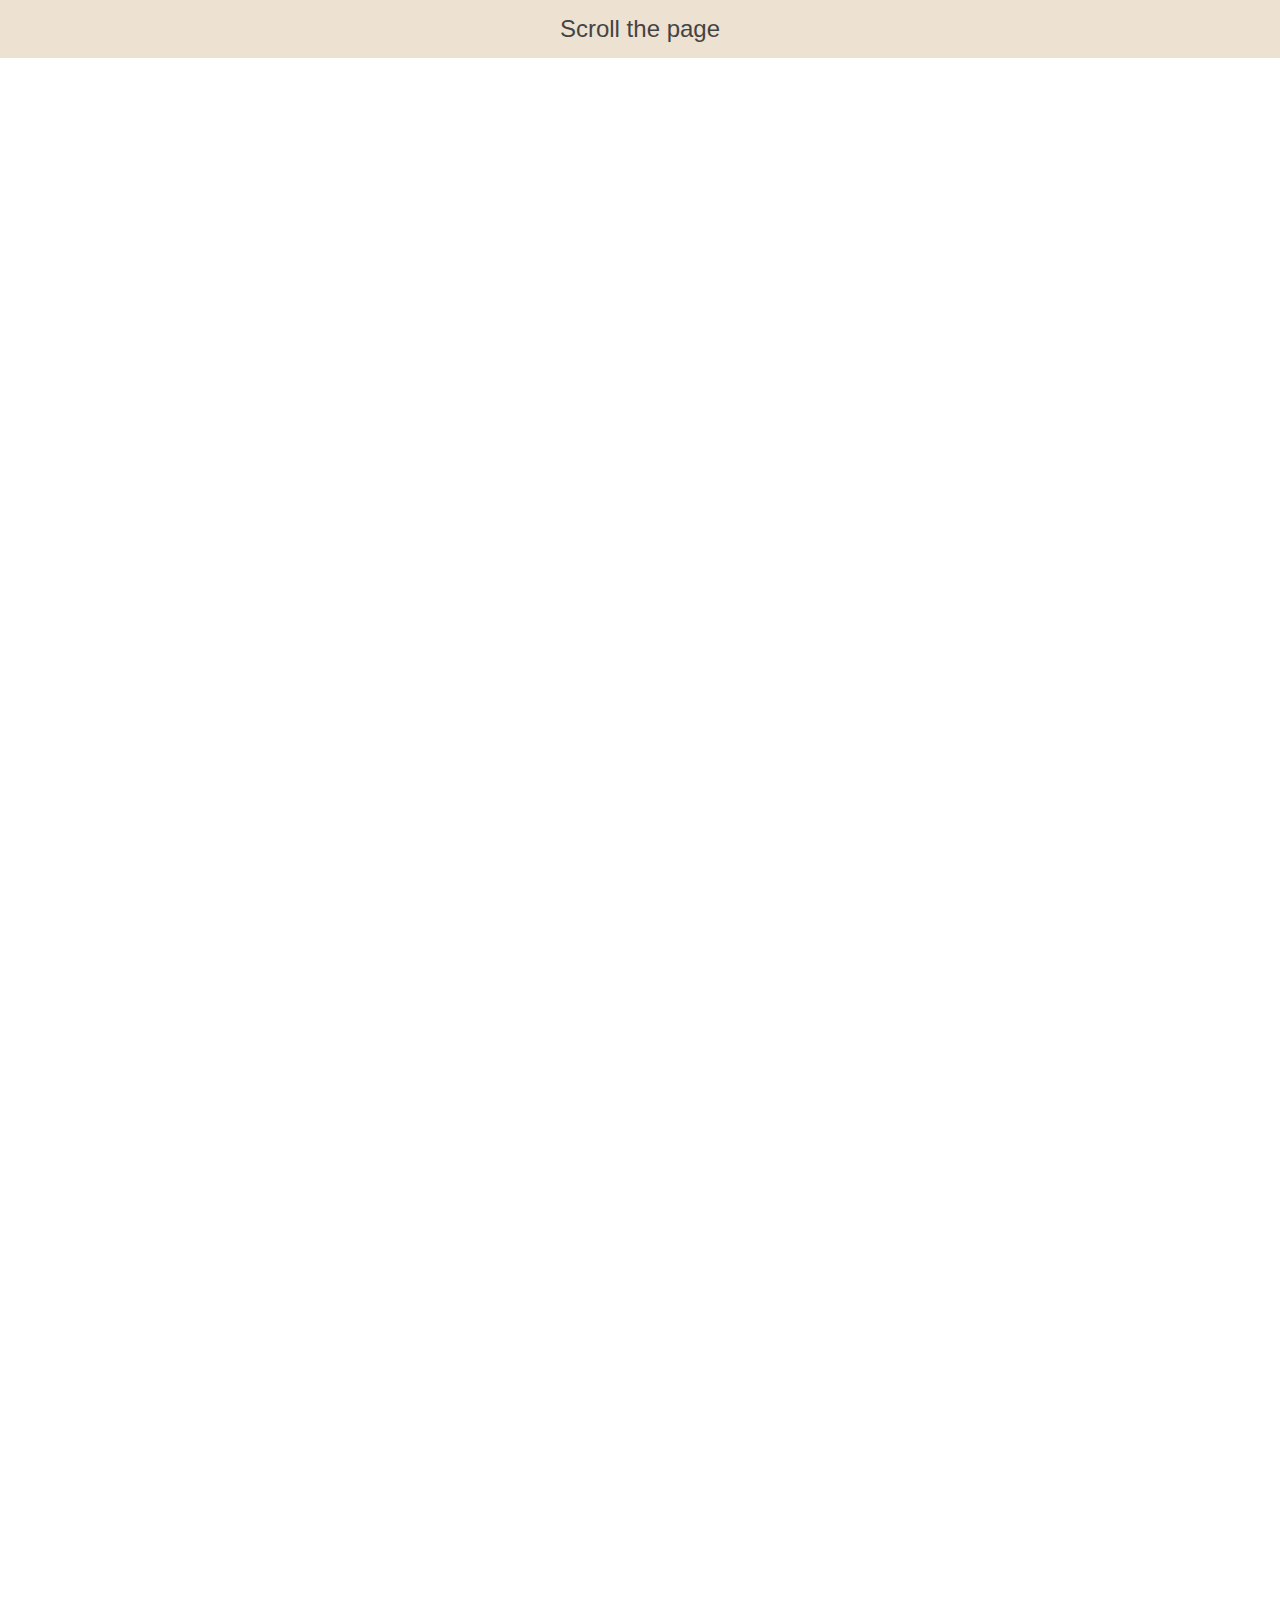
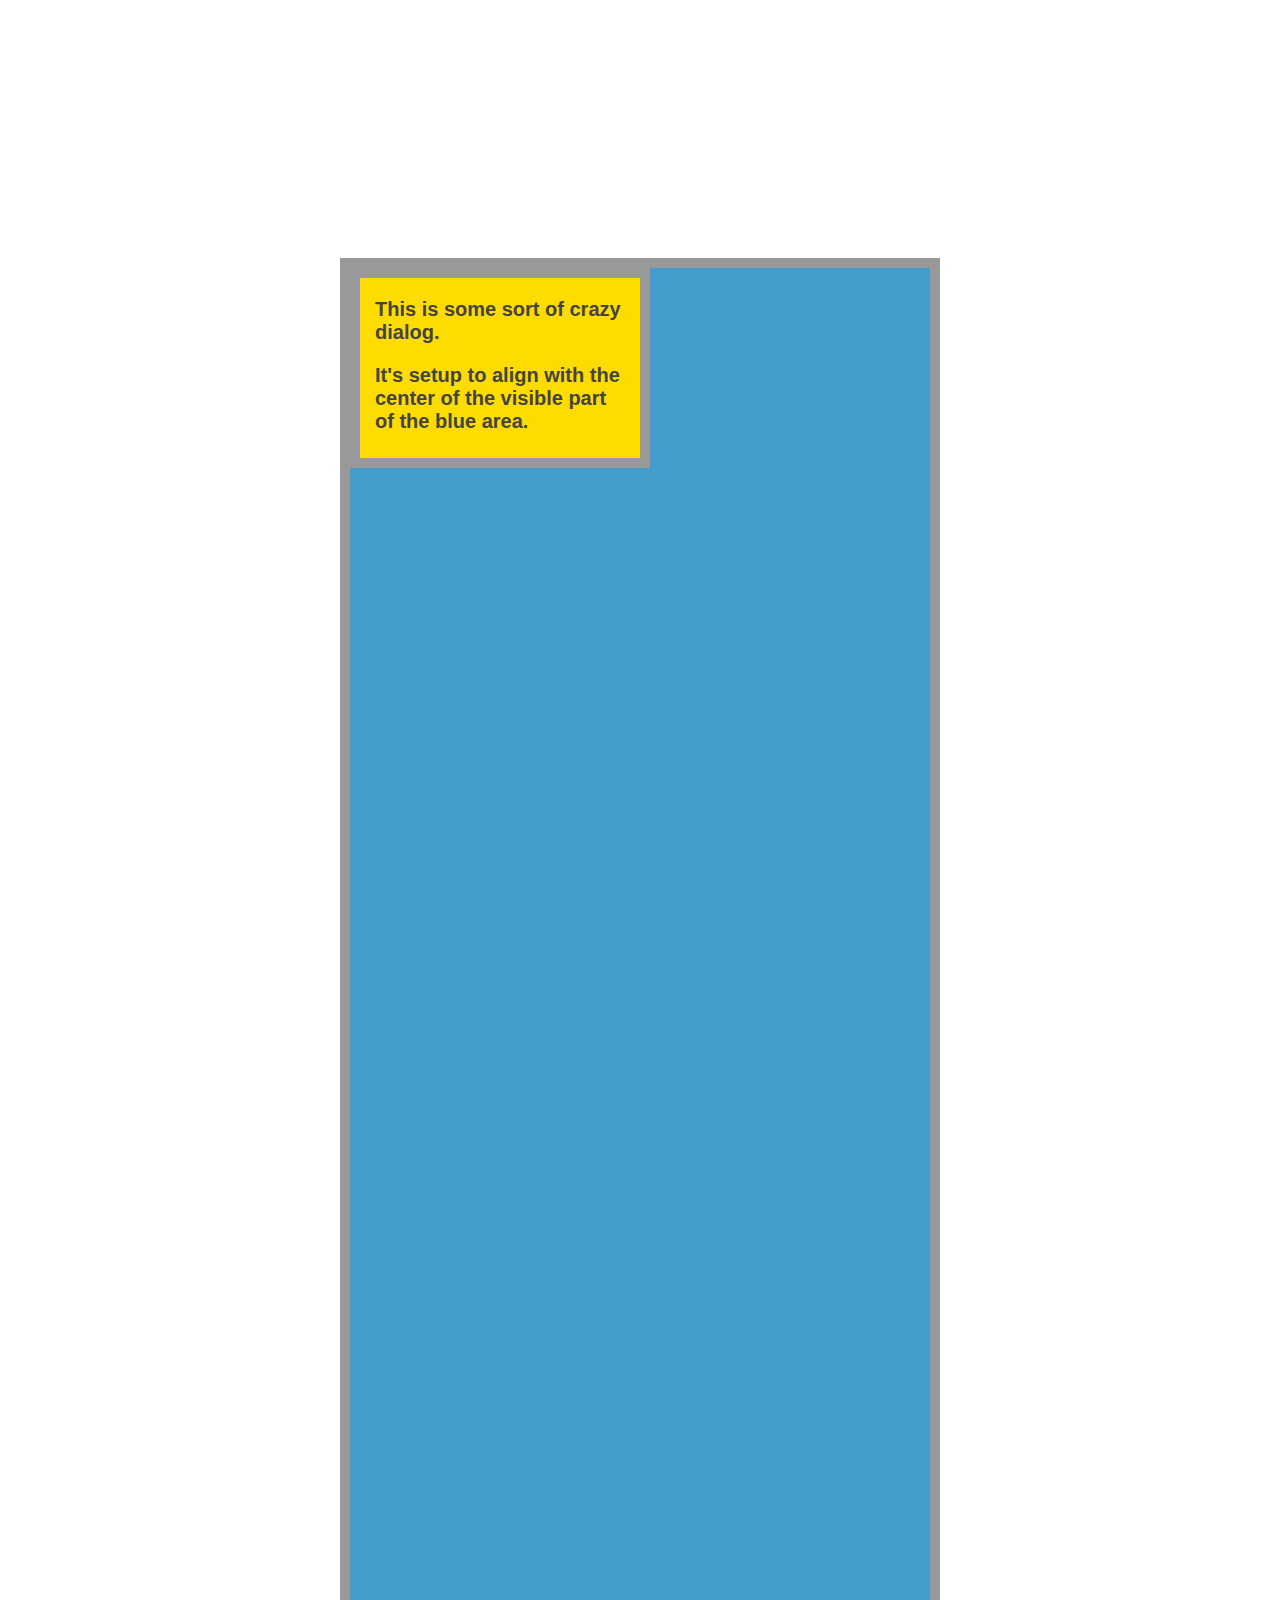
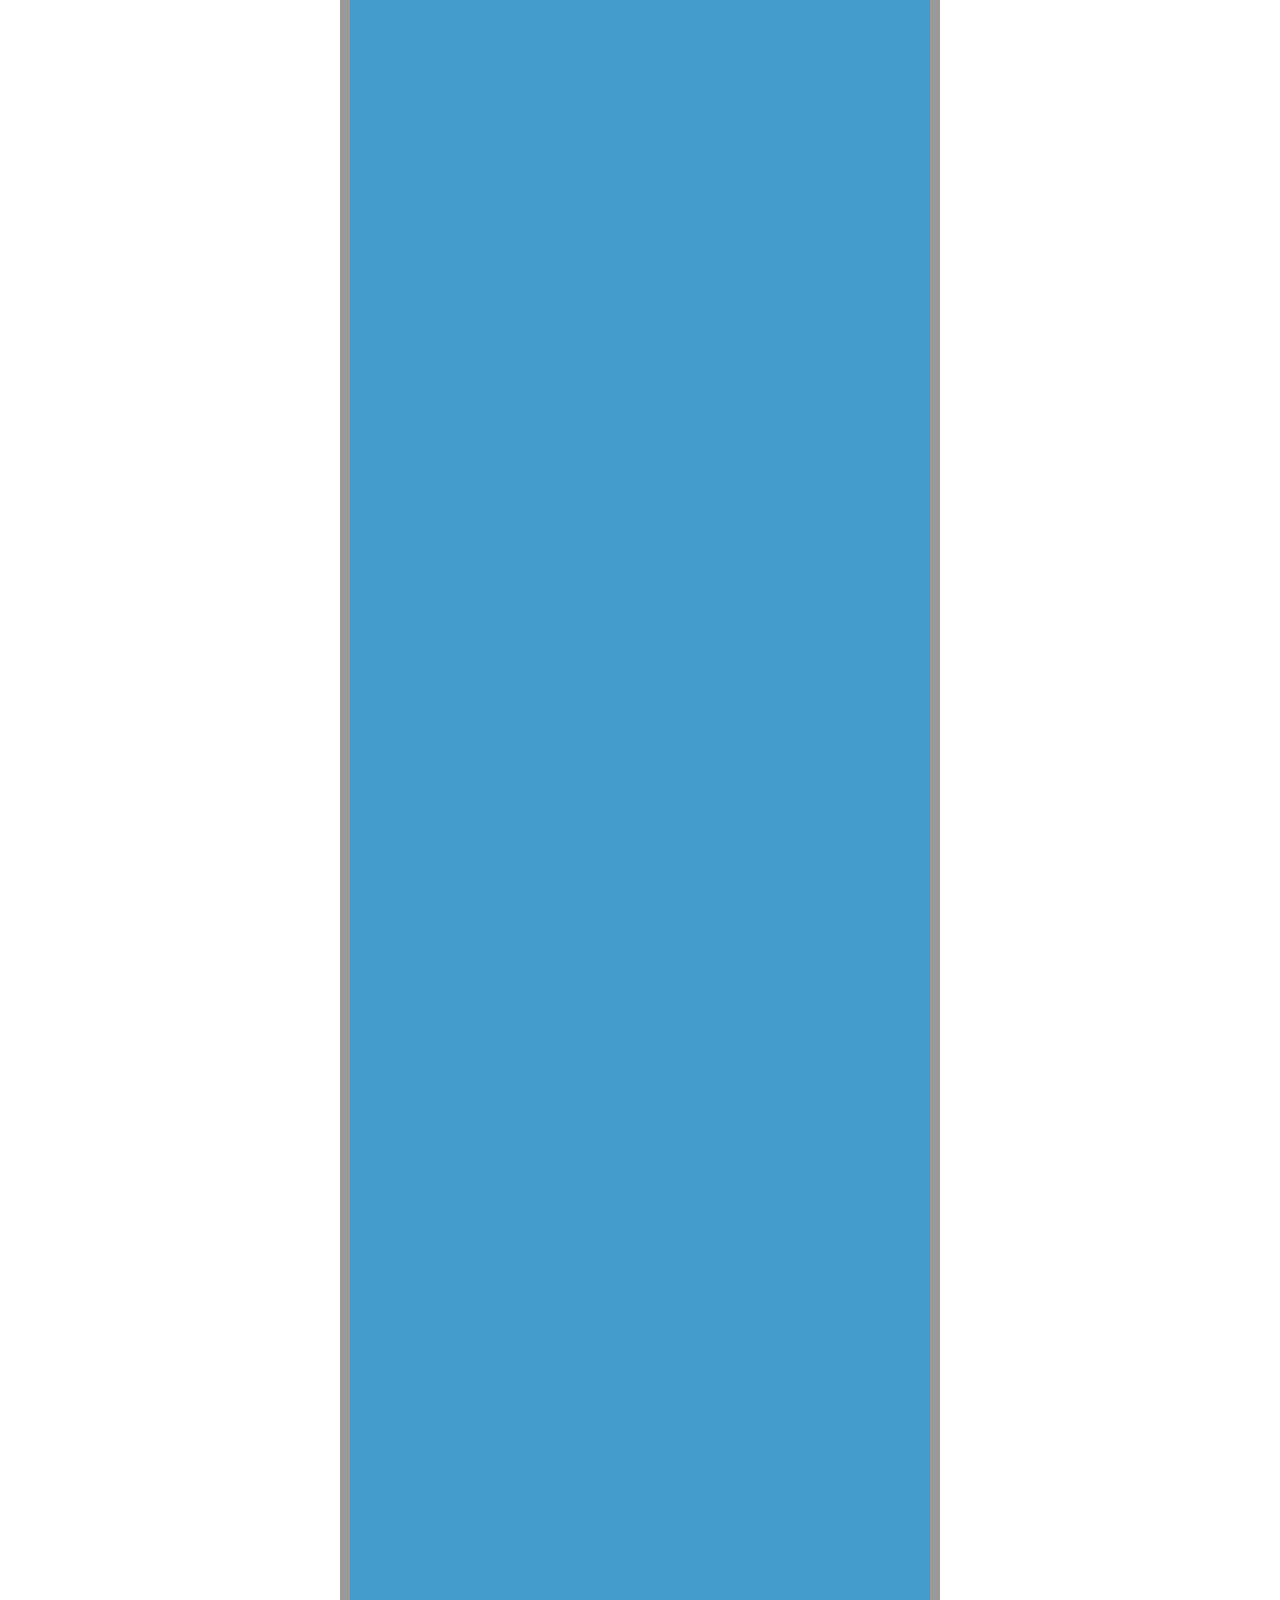
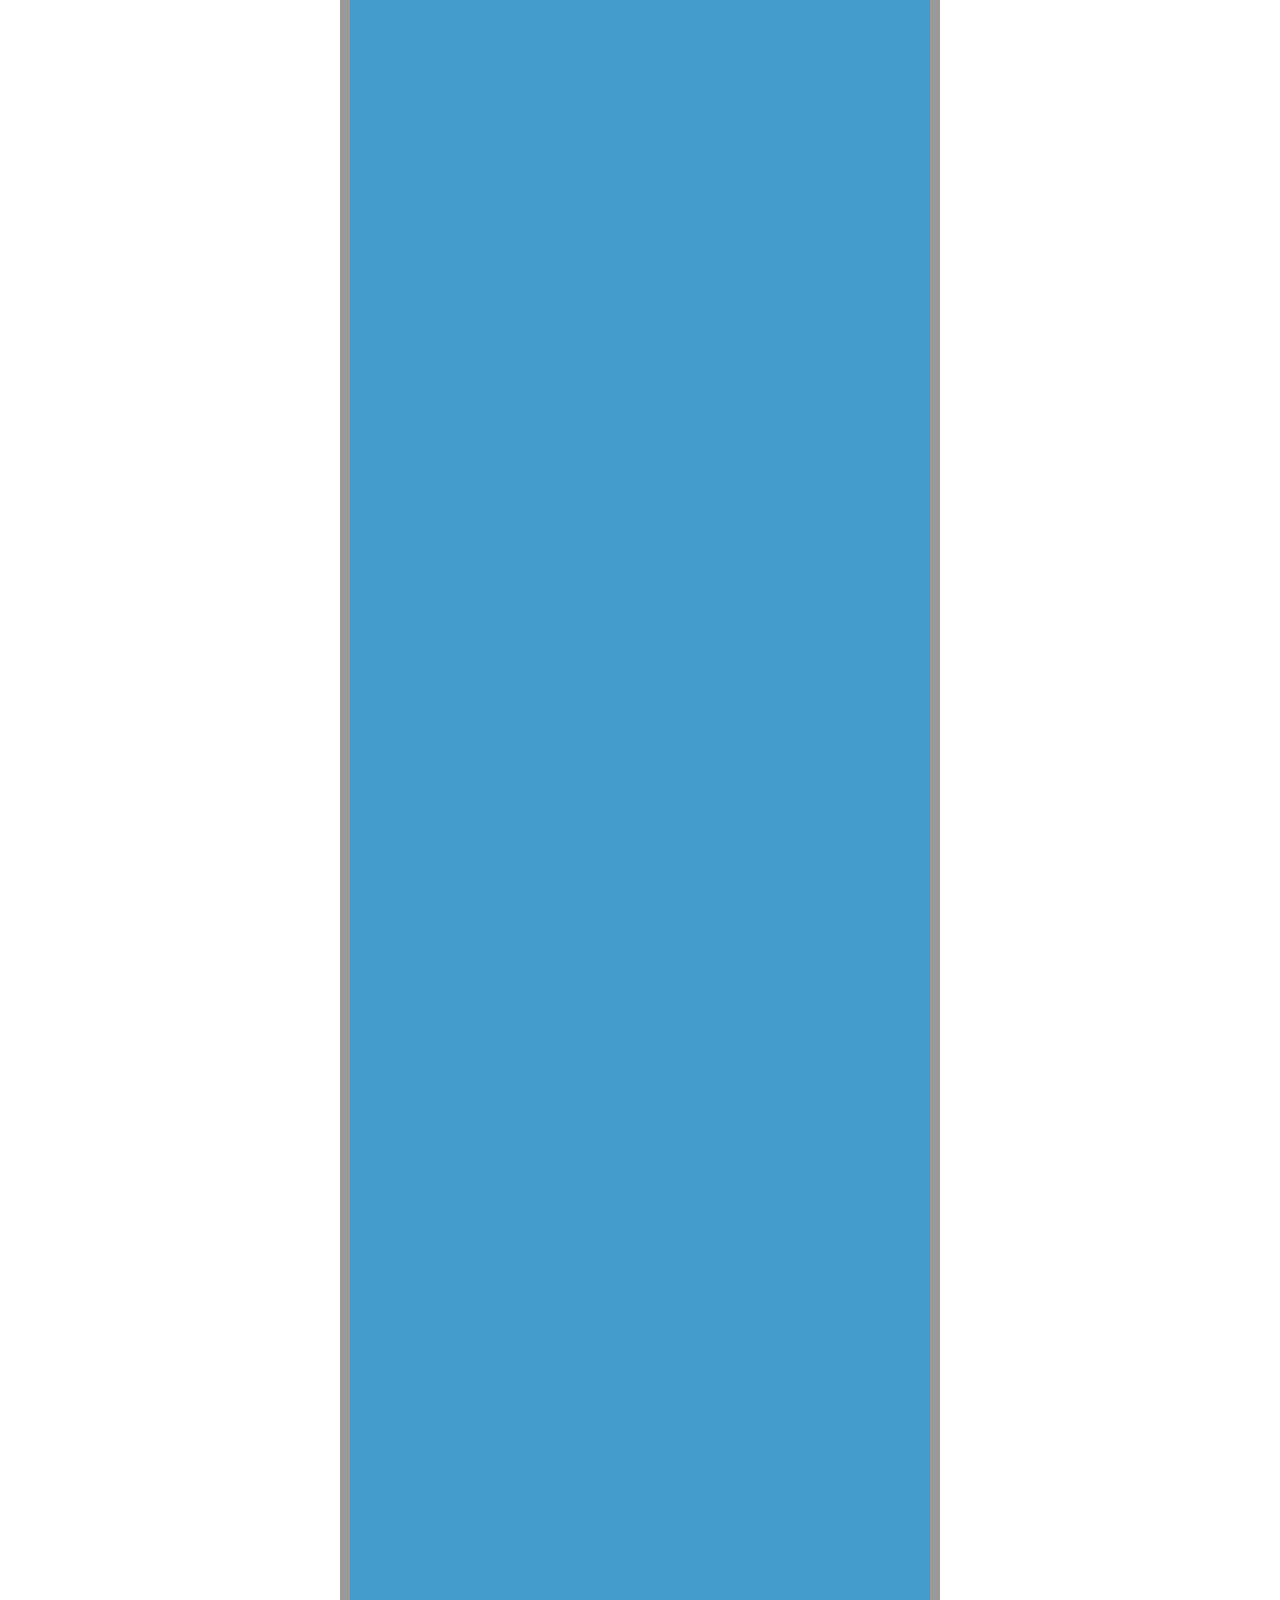
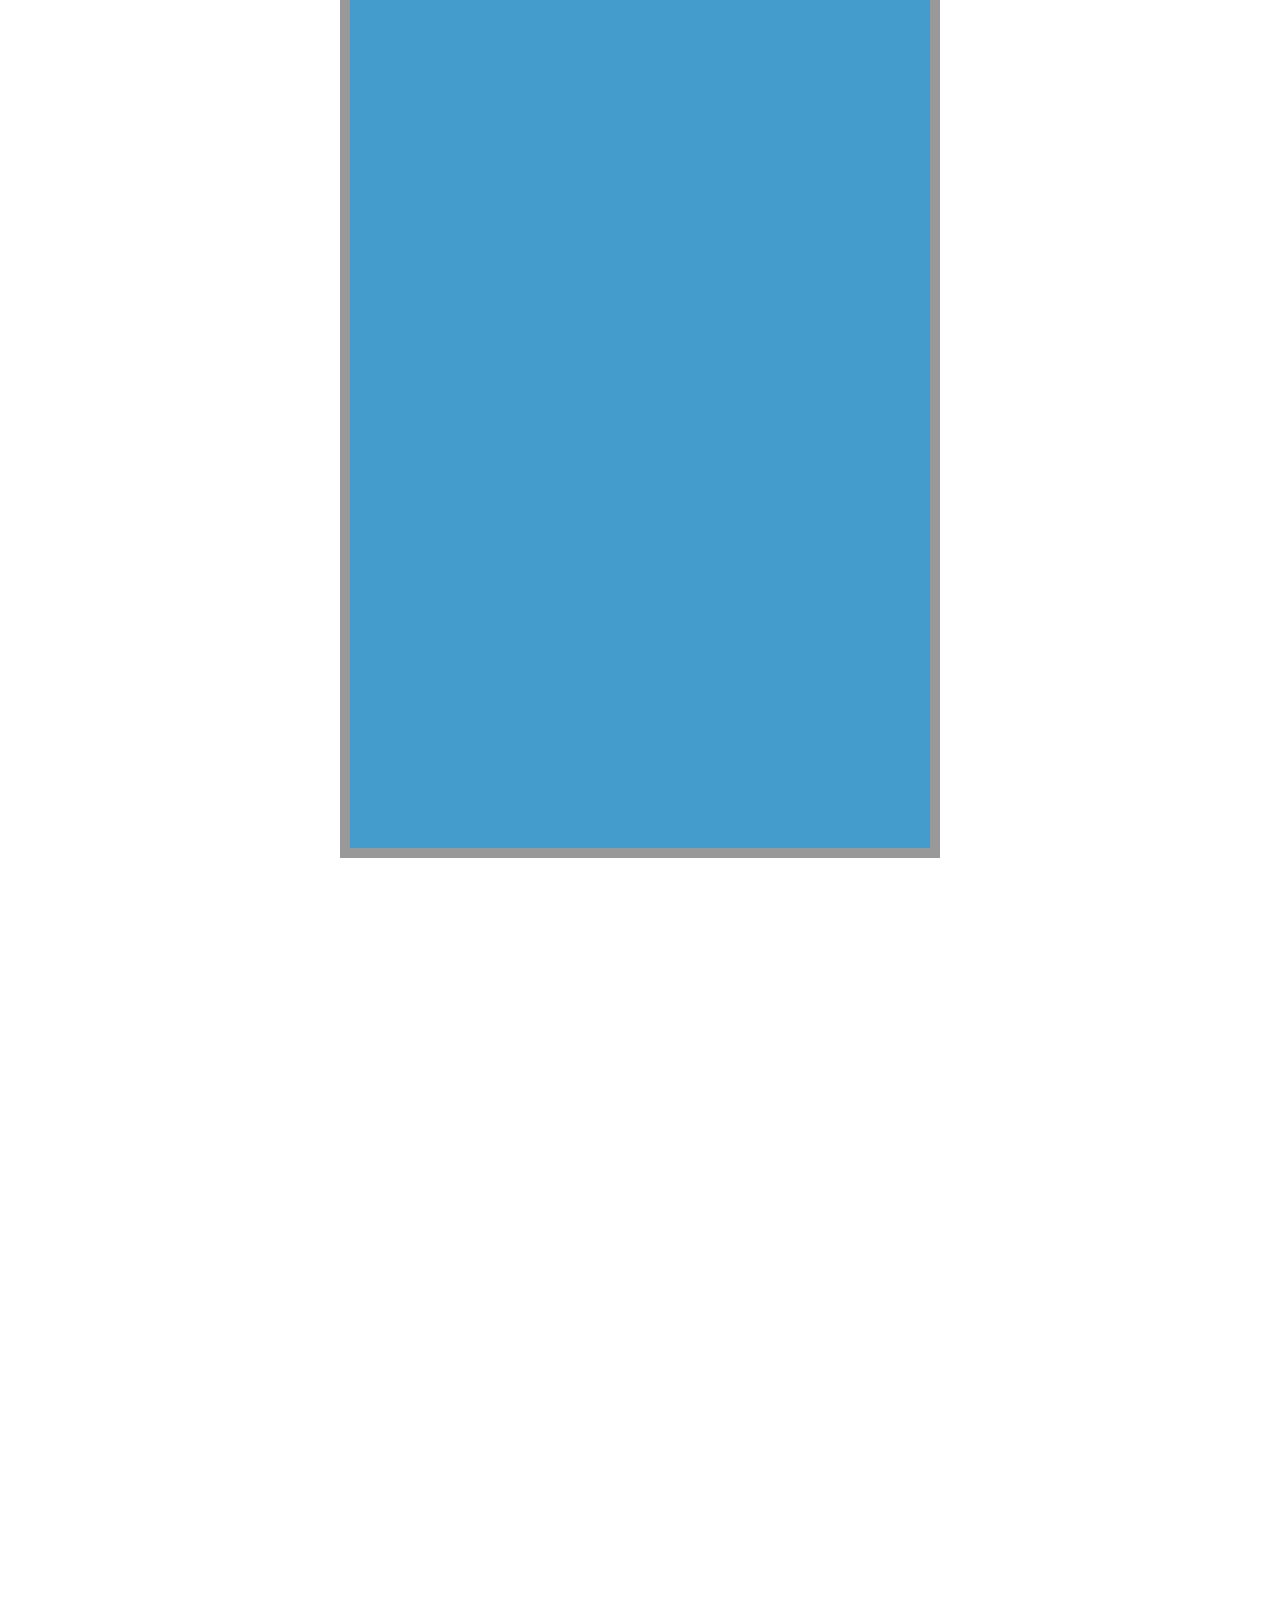
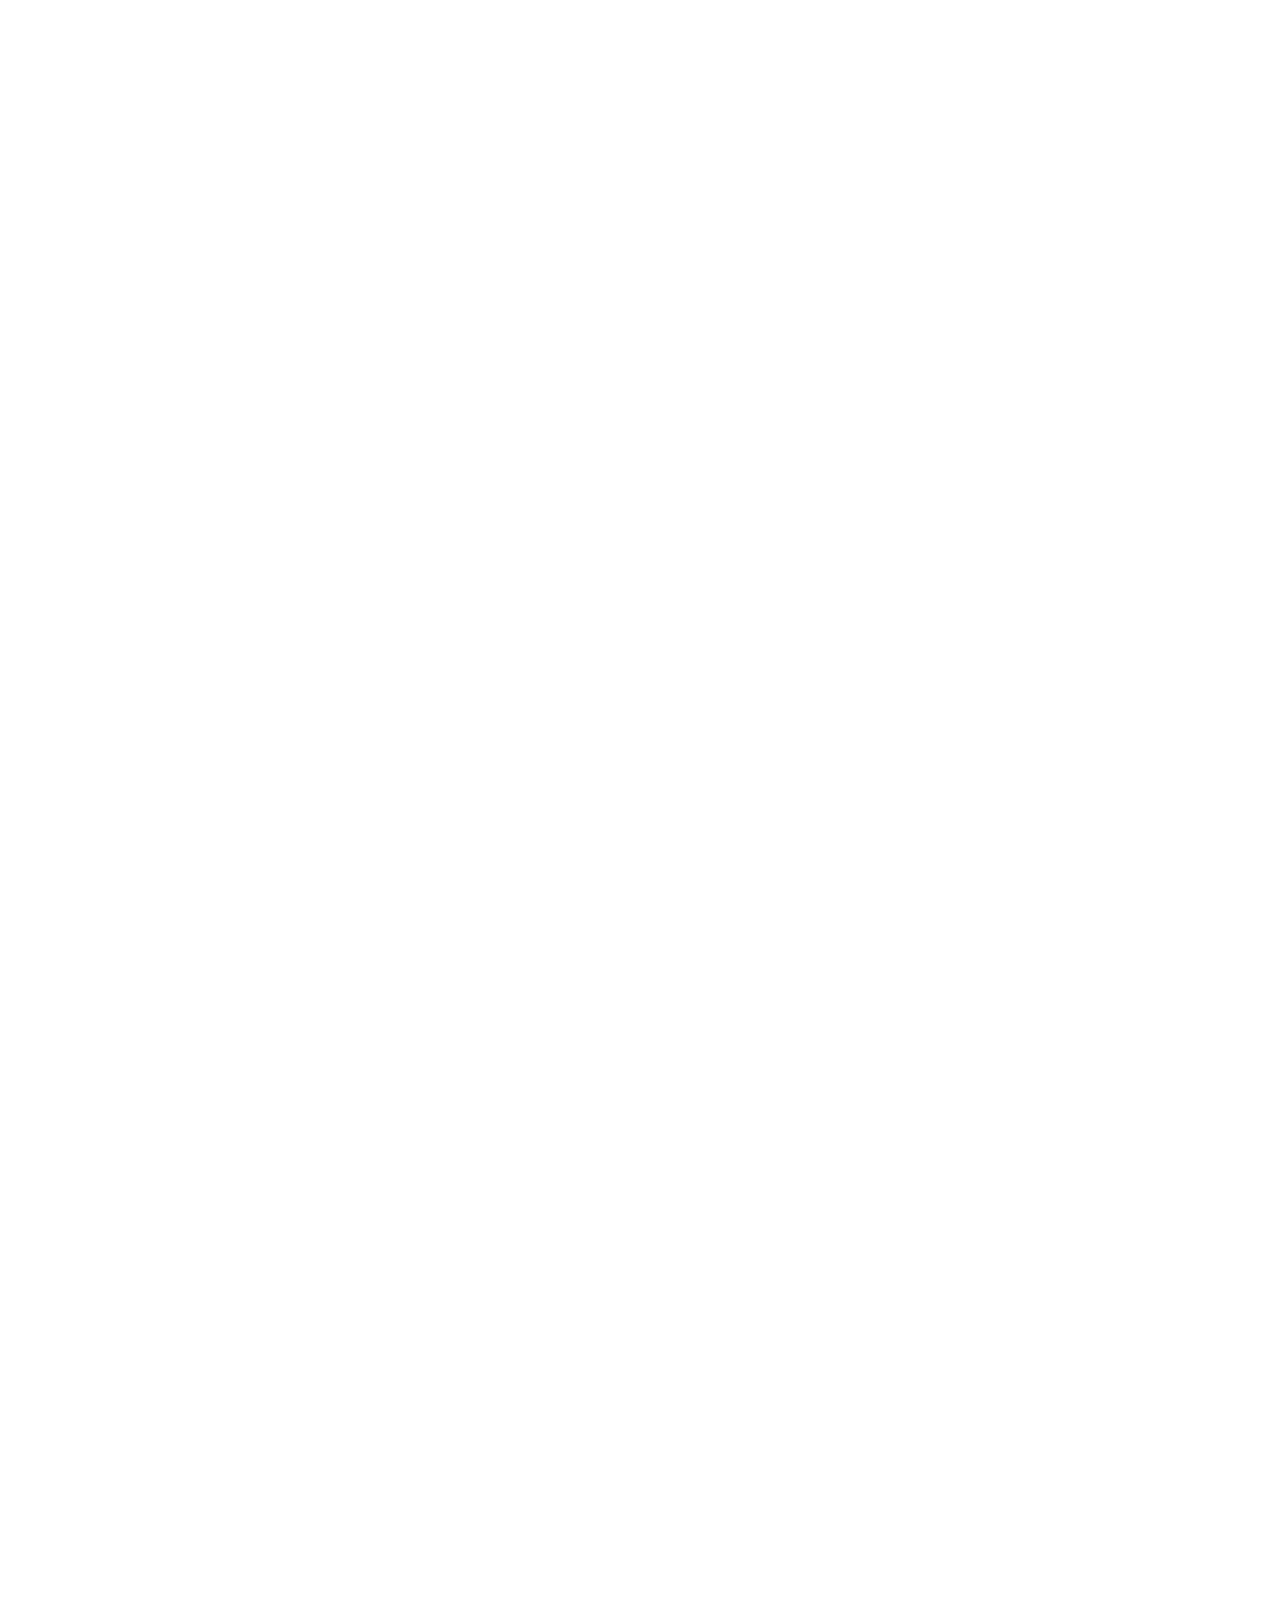
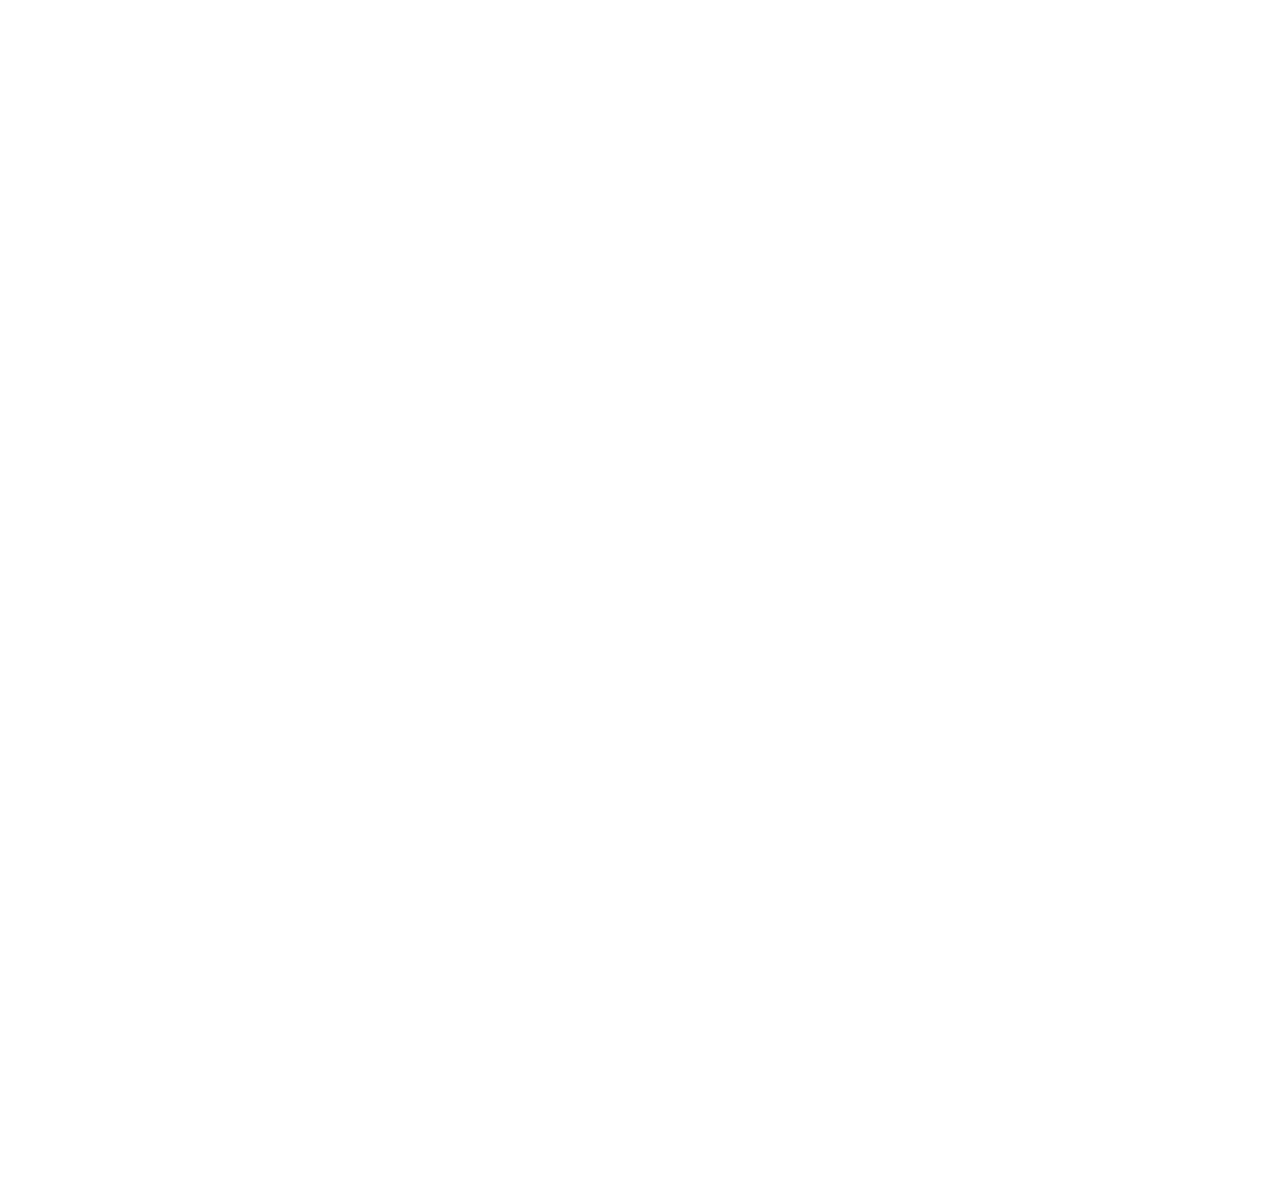
<file: app/static/bower_components/tether/examples/content-visible/index.html>
<!DOCTYPE html>
<html>
    <head>
        <link rel="stylesheet" href="../resources/css/base.css" />
    </head>
    <body>

    <div class="instructions">Scroll the page</div>

    <style>
      .instructions {
        width: 100%;
        text-align: center;
        font-size: 24px;
        padding: 15px;
        background-color: rgba(210, 180, 140, 0.4);
      }

      * {
        box-sizing: border-box;
      }
      body {
        min-height: 1200vh;
        height: 100%;
      }

      .content-box {
        width: 600px;
        border: 10px solid #999;
        height: 600vh;
        background-color: #439CCC;
        margin: 200vh auto;
      }
      .element {
        border: 10px solid #999;
        background-color: #FFDC00;
        width: 300px;
        height: 200px;
        padding: 0 15px;
        font-size: 20px;
        font-weight: bold;
      }
    </style>

    <div class="content-box">
      <div class="element">
        <p>This is some sort of crazy dialog.</p>

        <p>It's setup to align with the center of the visible part of the blue area.</p>
      </div>
    </div>

    <script src="//github.hubspot.com/tether/dist/js/tether.js"></script>
    <script>
      new Tether({
        element: '.element',
        target: '.content-box',
        attachment: 'middle center',
        targetAttachment: 'middle center',
        targetModifier: 'visible'
      });
    </script>
  </body>
</html>
</file>
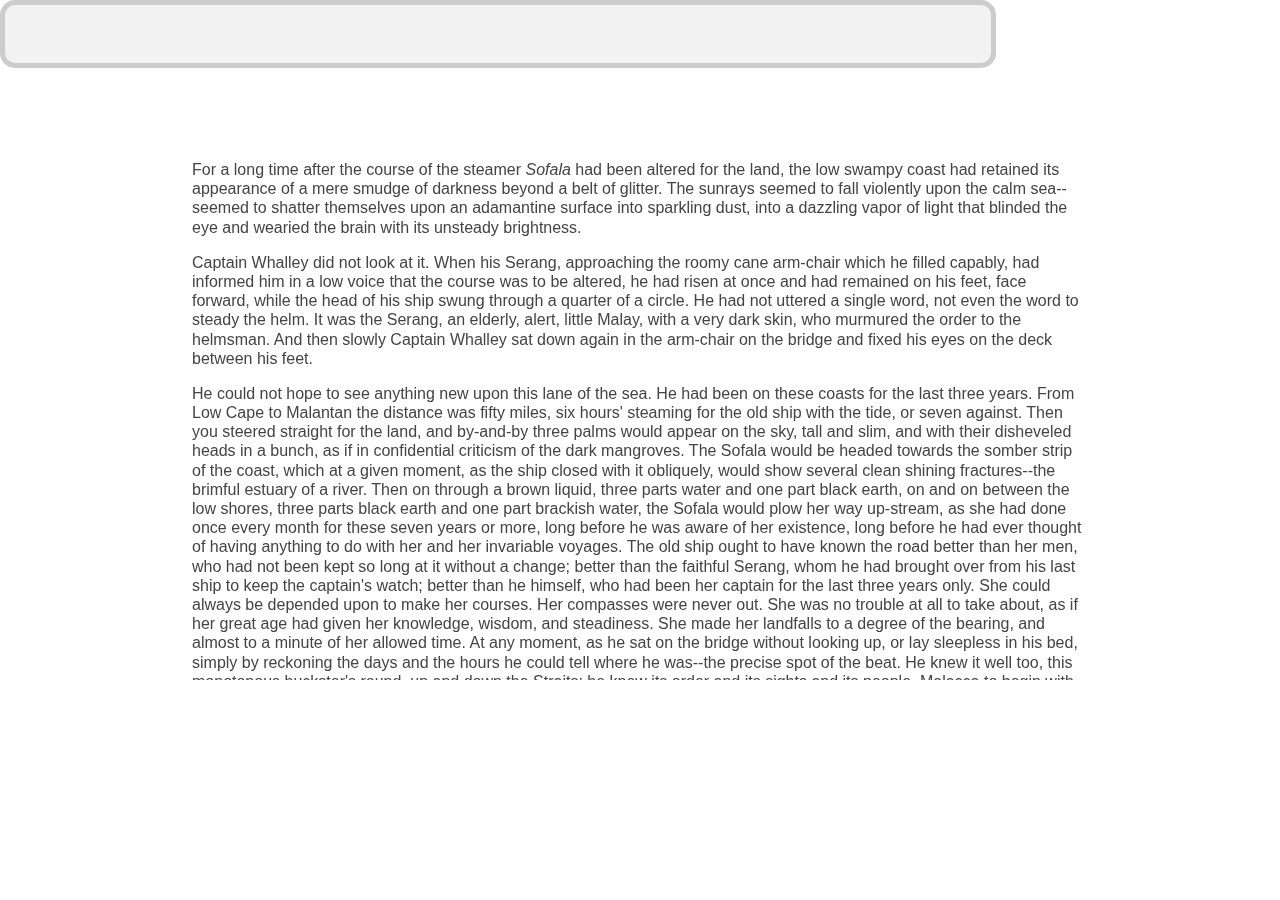
<file: app/static/bower_components/tether/examples/element-scroll/index.html>
<!DOCTYPE html>
<html>
    <head>
      <link rel="stylesheet" href="../resources/css/base.css" />
    </head>
    <body>

    <div class="scroll">
      <p>For a long time after the course of the steamer <em>Sofala</em> had been
      altered for the land, the low swampy coast had retained its appearance
      of a mere smudge of darkness beyond a belt of glitter. The sunrays
      seemed to fall violently upon the calm sea--seemed to shatter themselves
      upon an adamantine surface into sparkling dust, into a dazzling vapor
      of light that blinded the eye and wearied the brain with its unsteady
      brightness.</p>

      <p>Captain Whalley did not look at it. When his Serang, approaching the
      roomy cane arm-chair which he filled capably, had informed him in a low
      voice that the course was to be altered, he had risen at once and had
      remained on his feet, face forward, while the head of his ship swung
      through a quarter of a circle. He had not uttered a single word, not
      even the word to steady the helm. It was the Serang, an elderly, alert,
      little Malay, with a very dark skin, who murmured the order to the
      helmsman. And then slowly Captain Whalley sat down again in the
      arm-chair on the bridge and fixed his eyes on the deck between his feet.</p>

      <p>He could not hope to see anything new upon this lane of the sea. He had
      been on these coasts for the last three years. From Low Cape to Malantan
      the distance was fifty miles, six hours' steaming for the old ship with
      the tide, or seven against. Then you steered straight for the land, and
      by-and-by three palms would appear on the sky, tall and slim, and with
      their disheveled heads in a bunch, as if in confidential criticism of
      the dark mangroves. The Sofala would be headed towards the somber
      strip of the coast, which at a given moment, as the ship closed with
      it obliquely, would show several clean shining fractures--the brimful
      estuary of a river. Then on through a brown liquid, three parts water
      and one part black earth, on and on between the low shores, three parts
      black earth and one part brackish water, the Sofala would plow her way
      up-stream, as she had done once every month for these seven years or
      more, long before he was aware of her existence, long before he had ever
      thought of having anything to do with her and her invariable voyages.
      The old ship ought to have known the road better than her men, who had
      not been kept so long at it without a change; better than the faithful
      Serang, whom he had brought over from his last ship to keep the
      captain's watch; better than he himself, who had been her captain for
      the last three years only. She could always be depended upon to make her
      courses. Her compasses were never out. She was no trouble at all to
      take about, as if her great age had given her knowledge, wisdom, and
      steadiness. She made her landfalls to a degree of the bearing, and
      almost to a minute of her allowed time. At any moment, as he sat on
      the bridge without looking up, or lay sleepless in his bed, simply by
      reckoning the days and the hours he could tell where he was--the precise
      spot of the beat. He knew it well too, this monotonous huckster's
      round, up and down the Straits; he knew its order and its sights and its
      people. Malacca to begin with, in at daylight and out at dusk, to cross
      over with a rigid phosphorescent wake this highway of the Far East.
      Darkness and gleams on the water, clear stars on a black sky, perhaps
      the lights of a home steamer keeping her unswerving course in the
      middle, or maybe the elusive shadow of a native craft with her mat sails
      flitting by silently--and the low land on the other side in sight
      at daylight. At noon the three palms of the next place of call, up a
      sluggish river. The only white man residing there was a retired young
      sailor, with whom he had become friendly in the course of many voyages.
      Sixty miles farther on there was another place of call, a deep bay with
      only a couple of houses on the beach. And so on, in and out, picking
      up coastwise cargo here and there, and finishing with a hundred miles'
      steady steaming through the maze of an archipelago of small islands up
      to a large native town at the end of the beat. There was a three days'
      rest for the old ship before he started her again in inverse order,
      seeing the same shores from another bearing, hearing the same voices
      in the same places, back again to the Sofala's port of registry on
      the great highway to the East, where he would take up a berth nearly
      opposite the big stone pile of the harbor office till it was time to
      start again on the old round of 1600 miles and thirty days. Not a very
      enterprising life, this, for Captain Whalley, Henry Whalley, otherwise
      Dare-devil Harry--Whalley of the Condor, a famous clipper in her day.
      No. Not a very enterprising life for a man who had served famous firms,
      who had sailed famous ships (more than one or two of them his own); who
      had made famous passages, had been the pioneer of new routes and new
      trades; who had steered across the unsurveyed tracts of the South Seas,
      and had seen the sun rise on uncharted islands. Fifty years at sea, and
      forty out in the East ("a pretty thorough apprenticeship," he used
      to remark smilingly), had made him honorably known to a generation of
      shipowners and merchants in all the ports from Bombay clear over to
      where the East merges into the West upon the coast of the two Americas.
      His fame remained writ, not very large but plain enough, on the
      Admiralty charts. Was there not somewhere between Australia and China a
      Whalley Island and a Condor Reef? On that dangerous coral formation the
      celebrated clipper had hung stranded for three days, her captain and
      crew throwing her cargo overboard with one hand and with the other, as
      it were, keeping off her a flotilla of savage war-canoes. At that time
      neither the island nor the reef had any official existence. Later the
      officers of her Majesty's steam vessel Fusilier, dispatched to make a
      survey of the route, recognized in the adoption of these two names the
      enterprise of the man and the solidity of the ship. Besides, as anyone
      who cares may see, the "General Directory," vol. ii. p. 410, begins the
      description of the "Malotu or Whalley Passage" with the words: "This
      advantageous route, first discovered in 1850 by Captain Whalley in the
      ship Condor," &amp;c., and ends by recommending it warmly to sailing vessels
      leaving the China ports for the south in the months from December to
      April inclusive.</p>

      <p>This was the clearest gain he had out of life. Nothing could rob him
      of this kind of fame. The piercing of the Isthmus of Suez, like the
      breaking of a dam, had let in upon the East a flood of new ships, new
      men, new methods of trade. It had changed the face of the Eastern seas
      and the very spirit of their life; so that his early experiences meant
      nothing whatever to the new generation of seamen.</p>

      <p>In those bygone days he had handled many thousands of pounds of his
      employers' money and of his own; he had attended faithfully, as by law
      a shipmaster is expected to do, to the conflicting interests of owners,
      charterers, and underwriters. He had never lost a ship or consented to
      a shady transaction; and he had lasted well, outlasting in the end the
      conditions that had gone to the making of his name. He had buried his
      wife (in the Gulf of Petchili), had married off his daughter to the man
      of her unlucky choice, and had lost more than an ample competence in the
      crash of the notorious Travancore and Deccan Banking Corporation, whose
      downfall had shaken the East like an earthquake. And he was sixty-five
      years old.</p>

      <p>His age sat lightly enough on him; and of his ruin he was not ashamed.
      He had not been alone to believe in the stability of the Banking
      Corporation. Men whose judgment in matters of finance was as expert as
      his seamanship had commended the prudence of his investments, and had
      themselves lost much money in the great failure. The only difference
      between him and them was that he had lost his all. And yet not his all.
      There had remained to him from his lost fortune a very pretty little
      bark, Fair Maid, which he had bought to occupy his leisure of a retired
      sailor--"to play with," as he expressed it himself.</p>

      <p>He had formally declared himself tired of the sea the year preceding his
      daughter's marriage. But after the young couple had gone to settle in
      Melbourne he found out that he could not make himself happy on shore. He
      was too much of a merchant sea-captain for mere yachting to satisfy him.
      He wanted the illusion of affairs; and his acquisition of the Fair
      Maid preserved the continuity of his life. He introduced her to his
      acquaintances in various ports as "my last command." When he grew too
      old to be trusted with a ship, he would lay her up and go ashore to be
      buried, leaving directions in his will to have the bark towed out and
      scuttled decently in deep water on the day of the funeral. His daughter
      would not grudge him the satisfaction of knowing that no stranger would
      handle his last command after him. With the fortune he was able to leave
      her, the value of a 500-ton bark was neither here nor there. All this
      would be said with a jocular twinkle in his eye: the vigorous old man
      had too much vitality for the sentimentalism of regret; and a little
      wistfully withal, because he was at home in life, taking a genuine
      pleasure in its feelings and its possessions; in the dignity of his
      reputation and his wealth, in his love for his daughter, and in his
      satisfaction with the ship--the plaything of his lonely leisure.</p>

      <p>He had the cabin arranged in accordance with his simple ideal of comfort
      at sea. A big bookcase (he was a great reader) occupied one side of his
      stateroom; the portrait of his late wife, a flat bituminous oil-painting
      representing the profile and one long black ringlet of a young woman,
      faced his bed-place. Three chronometers ticked him to sleep and greeted
      him on waking with the tiny competition of their beats. He rose at five
      every day. The officer of the morning watch, drinking his early cup
      of coffee aft by the wheel, would hear through the wide orifice of the
      copper ventilators all the splashings, blowings, and splutterings of
      his captain's toilet. These noises would be followed by a sustained
      deep murmur of the Lord's Prayer recited in a loud earnest voice. Five
      minutes afterwards the head and shoulders of Captain Whalley emerged
      out of the companion-hatchway. Invariably he paused for a while on the
      stairs, looking all round at the horizon; upwards at the trim of the
      sails; inhaling deep draughts of the fresh air. Only then he would step
      out on the poop, acknowledging the hand raised to the peak of the cap
      with a majestic and benign "Good morning to you." He walked the deck
      till eight scrupulously. Sometimes, not above twice a year, he had to
      use a thick cudgel-like stick on account of a stiffness in the hip--a
      slight touch of rheumatism, he supposed. Otherwise he knew nothing of
      the ills of the flesh. At the ringing of the breakfast bell he went
      below to feed his canaries, wind up the chronometers, and take the
      head of the table. From there he had before his eyes the big carbon
      photographs of his daughter, her husband, and two fat-legged babies
      --his grandchildren--set in black frames into the maplewood bulkheads
      of the cuddy. After breakfast he dusted the glass over these portraits
      himself with a cloth, and brushed the oil painting of his wife with a
      plumate kept suspended from a small brass hook by the side of the heavy
      gold frame. Then with the door of his stateroom shut, he would sit down
      on the couch under the portrait to read a chapter out of a thick pocket
      Bible--her Bible. But on some days he only sat there for half an hour
      with his finger between the leaves and the closed book resting on his
      knees. Perhaps he had remembered suddenly how fond of boat-sailing she
      used to be.</p>

      <p>She had been a real shipmate and a true woman too. It was like an
      article of faith with him that there never had been, and never could be,
      a brighter, cheerier home anywhere afloat or ashore than his home under
      the poop-deck of the Condor, with the big main cabin all white and gold,
      garlanded as if for a perpetual festival with an unfading wreath. She
      had decorated the center of every panel with a cluster of home flowers.
      It took her a twelvemonth to go round the cuddy with this labor of love.
      To him it had remained a marvel of painting, the highest achievement of
      taste and skill; and as to old Swinburne, his mate, every time he
      came down to his meals he stood transfixed with admiration before the
      progress of the work. You could almost smell these roses, he declared,
      sniffing the faint flavor of turpentine which at that time pervaded the
      saloon, and (as he confessed afterwards) made him somewhat less hearty
      than usual in tackling his food. But there was nothing of the sort to
      interfere with his enjoyment of her singing. "Mrs. Whalley is a regular
      out-and-out nightingale, sir," he would pronounce with a judicial air
      after listening profoundly over the skylight to the very end of the
      piece. In fine weather, in the second dog-watch, the two men could hear
      her trills and roulades going on to the accompaniment of the piano in
      the cabin. On the very day they got engaged he had written to London
      for the instrument; but they had been married for over a year before it
      reached them, coming out round the Cape. The big case made part of the
      first direct general cargo landed in Hong-kong harbor--an event that to
      the men who walked the busy quays of to-day seemed as hazily remote as
      the dark ages of history. But Captain Whalley could in a half hour of
      solitude live again all his life, with its romance, its idyl, and its
      sorrow. He had to close her eyes himself. She went away from under the
      ensign like a sailor's wife, a sailor herself at heart. He had read
      the service over her, out of her own prayer-book, without a break in his
      voice. When he raised his eyes he could see old Swinburne facing him
      with his cap pressed to his breast, and his rugged, weather-beaten,
      impassive face streaming with drops of water like a lump of chipped red
      granite in a shower. It was all very well for that old sea-dog to cry.
      He had to read on to the end; but after the splash he did not remember
      much of what happened for the next few days. An elderly sailor of the
      crew, deft at needlework, put together a mourning frock for the child
      out of one of her black skirts.</p>

      <p>He was not likely to forget; but you cannot dam up life like a sluggish
      stream. It will break out and flow over a man's troubles, it will close
      upon a sorrow like the sea upon a dead body, no matter how much love has
      gone to the bottom. And the world is not bad. People had been very
      kind to him; especially Mrs. Gardner, the wife of the senior partner
      in Gardner, Patteson, &amp; Co., the owners of the Condor. It was she who
      volunteered to look after the little one, and in due course took her to
      England (something of a journey in those days, even by the overland
      mail route) with her own girls to finish her education. It was ten years
      before he saw her again.</p>

      <p>As a little child she had never been frightened of bad weather; she
      would beg to be taken up on deck in the bosom of his oilskin coat to
      watch the big seas hurling themselves upon the Condor. The swirl and
      crash of the waves seemed to fill her small soul with a breathless
      delight. "A good boy spoiled," he used to say of her in joke. He had
      named her Ivy because of the sound of the word, and obscurely fascinated
      by a vague association of ideas. She had twined herself tightly round
      his heart, and he intended her to cling close to her father as to a
      tower of strength; forgetting, while she was little, that in the nature
      of things she would probably elect to cling to someone else. But
      he loved life well enough for even that event to give him a certain
      satisfaction, apart from his more intimate feeling of loss.</p>

      <p>After he had purchased the Fair Maid to occupy his loneliness, he
      hastened to accept a rather unprofitable freight to Australia simply for
      the opportunity of seeing his daughter in her own home. What made him
      dissatisfied there was not to see that she clung now to somebody else,
      but that the prop she had selected seemed on closer examination "a
      rather poor stick"--even in the matter of health. He disliked his
      son-in-law's studied civility perhaps more than his method of
      handling the sum of money he had given Ivy at her marriage. But of his
      apprehensions he said nothing. Only on the day of his departure, with
      the hall-door open already, holding her hands and looking steadily into
      her eyes, he had said, "You know, my dear, all I have is for you and the
      chicks. Mind you write to me openly." She had answered him by an almost
      imperceptible movement of her head. She resembled her mother in
      the color of her eyes, and in character--and also in this, that she
      understood him without many words.</p>

      <p>Sure enough she had to write; and some of these letters made Captain
      Whalley lift his white eye-brows. For the rest he considered he was
      reaping the true reward of his life by being thus able to produce on
      demand whatever was needed. He had not enjoyed himself so much in a
      way since his wife had died. Characteristically enough his son-in-law's
      punctuality in failure caused him at a distance to feel a sort of
      kindness towards the man. The fellow was so perpetually being jammed on
      a lee shore that to charge it all to his reckless navigation would be
      manifestly unfair. No, no! He knew well what that meant. It was bad
      luck. His own had been simply marvelous, but he had seen in his life too
      many good men--seamen and others--go under with the sheer weight of bad
      luck not to recognize the fatal signs. For all that, he was cogitating
      on the best way of tying up very strictly every penny he had to leave,
      when, with a preliminary rumble of rumors (whose first sound reached
      him in Shanghai as it happened), the shock of the big failure came;
      and, after passing through the phases of stupor, of incredulity, of
      indignation, he had to accept the fact that he had nothing to speak of
      to leave.</p>

      <p>Upon that, as if he had only waited for this catastrophe, the unlucky
      man, away there in Melbourne, gave up his unprofitable game, and sat
      down--in an invalid's bath-chair at that too. "He will never walk
      again," wrote the wife. For the first time in his life Captain Whalley
      was a bit staggered.</p>

      <p>The Fair Maid had to go to work in bitter earnest now. It was no longer
      a matter of preserving alive the memory of Dare-devil Harry Whalley in
      the Eastern Seas, or of keeping an old man in pocket-money and clothes,
      with, perhaps, a bill for a few hundred first-class cigars thrown in at
      the end of the year. He would have to buckle-to, and keep her going hard
      on a scant allowance of gilt for the ginger-bread scrolls at her stem
      and stern.</p>

      <p>This necessity opened his eyes to the fundamental changes of the world.
      Of his past only the familiar names remained, here and there, but
      the things and the men, as he had known them, were gone. The name of
      Gardner, Patteson, &amp; Co. was still displayed on the walls of warehouses
      by the waterside, on the brass plates and window-panes in the business
      quarters of more than one Eastern port, but there was no longer a
      Gardner or a Patteson in the firm. There was no longer for Captain
      Whalley an arm-chair and a welcome in the private office, with a bit of
      business ready to be put in the way of an old friend, for the sake of
      bygone services. The husbands of the Gardner girls sat behind the desks
      in that room where, long after he had left the employ, he had kept his
      right of entrance in the old man's time. Their ships now had yellow
      funnels with black tops, and a time-table of appointed routes like a
      confounded service of tramways. The winds of December and June were all
      one to them; their captains (excellent young men he doubted not) were,
      to be sure, familiar with Whalley Island, because of late years the
      Government had established a white fixed light on the north end (with
      a red danger sector over the Condor Reef), but most of them would have
      been extremely surprised to hear that a flesh-and-blood Whalley still
      existed--an old man going about the world trying to pick up a cargo here
      and there for his little bark.</p>

      <p>And everywhere it was the same. Departed the men who would have nodded
      appreciatively at the mention of his name, and would have thought
      themselves bound in honor to do something for Dare-devil Harry Whalley.
      Departed the opportunities which he would have known how to seize; and
      gone with them the white-winged flock of clippers that lived in the
      boisterous uncertain life of the winds, skimming big fortunes out of
      the foam of the sea. In a world that pared down the profits to an
      irreducible minimum, in a world that was able to count its disengaged
      tonnage twice over every day, and in which lean charters were snapped up
      by cable three months in advance, there were no chances of fortune for
      an individual wandering haphazard with a little bark--hardly indeed any
      room to exist.</p>

      <p>He found it more difficult from year to year. He suffered greatly from
      the smallness of remittances he was able to send his daughter. Meantime
      he had given up good cigars, and even in the matter of inferior cheroots
      limited himself to six a day. He never told her of his difficulties, and
      she never enlarged upon her struggle to live. Their confidence in each
      other needed no explanations, and their perfect understanding endured
      without protestations of gratitude or regret. He would have been shocked
      if she had taken it into her head to thank him in so many words, but
      he found it perfectly natural that she should tell him she needed two
      hundred pounds.</p>

      <p>He had come in with the Fair Maid in ballast to look for a freight in
      the Sofala's port of registry, and her letter met him there. Its tenor
      was that it was no use mincing matters. Her only resource was in opening
      a boarding-house, for which the prospects, she judged, were good. Good
      enough, at any rate, to make her tell him frankly that with two hundred
      pounds she could make a start. He had torn the envelope open, hastily,
      on deck, where it was handed to him by the ship-chandler's runner, who
      had brought his mail at the moment of anchoring. For the second time
      in his life he was appalled, and remained stock-still at the cabin door
      with the paper trembling between his fingers. Open a boarding-house! Two
      hundred pounds for a start! The only resource! And he did not know where
      to lay his hands on two hundred pence.</p>

      <p>All that night Captain Whalley walked the poop of his anchored ship, as
      though he had been about to close with the land in thick weather, and
      uncertain of his position after a run of many gray days without a sight
      of sun, moon, or stars. The black night twinkled with the guiding lights
      of seamen and the steady straight lines of lights on shore; and all
      around the Fair Maid the riding lights of ships cast trembling trails
      upon the water of the roadstead. Captain Whalley saw not a gleam
      anywhere till the dawn broke and he found out that his clothing was
      soaked through with the heavy dew.</p>

      <p>His ship was awake. He stopped short, stroked his wet beard, and
      descended the poop ladder backwards, with tired feet. At the sight
      of him the chief officer, lounging about sleepily on the quarterdeck,
      remained open-mouthed in the middle of a great early-morning yawn.</p>

      <p>"Good morning to you," pronounced Captain Whalley solemnly, passing into
      the cabin. But he checked himself in the doorway, and without looking
      back, "By the bye," he said, "there should be an empty wooden case put
      away in the lazarette. It has not been broken up--has it?"</p>

      <p>The mate shut his mouth, and then asked as if dazed, "What empty case,
      sir?"</p>

      <p>"A big flat packing-case belonging to that painting in my room. Let it
      be taken up on deck and tell the carpenter to look it over. I may want
      to use it before long."</p>

      <p>The chief officer did not stir a limb till he had heard the door of the
      captain's state-room slam within the cuddy. Then he beckoned aft the
      second mate with his forefinger to tell him that there was something "in
      the wind."</p>

      <p>When the bell rang Captain Whalley's authoritative voice boomed out
      through a closed door, "Sit down and don't wait for me." And his
      impressed officers took their places, exchanging looks and whispers
      across the table. What! No breakfast? And after apparently knocking
      about all night on deck, too! Clearly, there was something in the wind.
      In the skylight above their heads, bowed earnestly over the plates,
      three wire cages rocked and rattled to the restless jumping of the
      hungry canaries; and they could detect the sounds of their "old
      man's" deliberate movements within his state-room. Captain Whalley was
      methodically winding up the chronometers, dusting the portrait of
      his late wife, getting a clean white shirt out of the drawers, making
      himself ready in his punctilious unhurried manner to go ashore. He could
      not have swallowed a single mouthful of food that morning. He had made
      up his mind to sell the Fair Maid.</p>
    </div>

    <div class="pointer"></div>

    <style>
      body {
        cursor: pointer;
      }
      .scroll {
        height: 80vh;
        width: 80vw;
        max-height: 600px;
        position: fixed;
        top: 5em;
        left: 10vw;

        overflow-y: scroll;
        padding: 4em;
        box-sizing: border-box;
        line-height: 1.2;
      }
      .scroll::-webkit-scrollbar, .scroll::-webkit-scrollbar-track, .scroll::-webkit-scrollbar-thumb {
        display: none;
      }

      .pointer {
        height: 3.6em;
        width: 77vw;
        border: 5px solid #CCC;
        border-radius: 15px;
        background-color: rgba(0, 0, 0, 0.05);
        pointer-events: none;
      }
      .highlight {
        background-color: rgba(255, 255, 0, 0.3);
      }
      .hover {
        background-color: rgba(0, 255, 255, 0.2);
      }
    </style>

    <script src="//github.hubspot.com/tether/dist/js/tether.js"></script>
    <script>
      var pointer = document.querySelector('.pointer');
      var scroll = document.querySelector('.scroll');

      // This creates the pointer tether and links it up
      // with the scroll handle
      new Tether({
        element: pointer,
        target: scroll,
        attachment: 'middle right',
        targetAttachment: 'middle left',
        targetModifier: 'scroll-handle'
      });

      // Everything after this is for the highlighting effect
      var paras = document.querySelectorAll('p');
      for(var i=paras.length; i--;){
        var sents = paras[i].innerHTML.split('.');
        for (var j=sents.length; j--;){
          if (sents[j].trim().length)
            sents[j] = '<span>' + sents[j] + '.</span>';
        }
        paras[i].innerHTML = sents.join('');
      }

      var spans = document.querySelectorAll('p span');

      function highlight(){
        if (!spans) return;

        var bar = pointer.getBoundingClientRect();

        for (var i=spans.length; i--;){
          var coord = spans[i].getBoundingClientRect();

          if (bar.top < coord.top && bar.bottom > coord.top){
            spans[i].classList.add('hover');
          } else if (spans[i].classList.contains('hover')) {
            spans[i].classList.remove('hover');
          }
        }

        requestAnimationFrame(highlight);
      }

      highlight();

      document.body.addEventListener('click', function(){
        var els = document.querySelectorAll('.hover');
        for (var i=els.length; i--;)
          els[i].classList.toggle('highlight');
      });
    </script>
  </body>
</html>
</file>
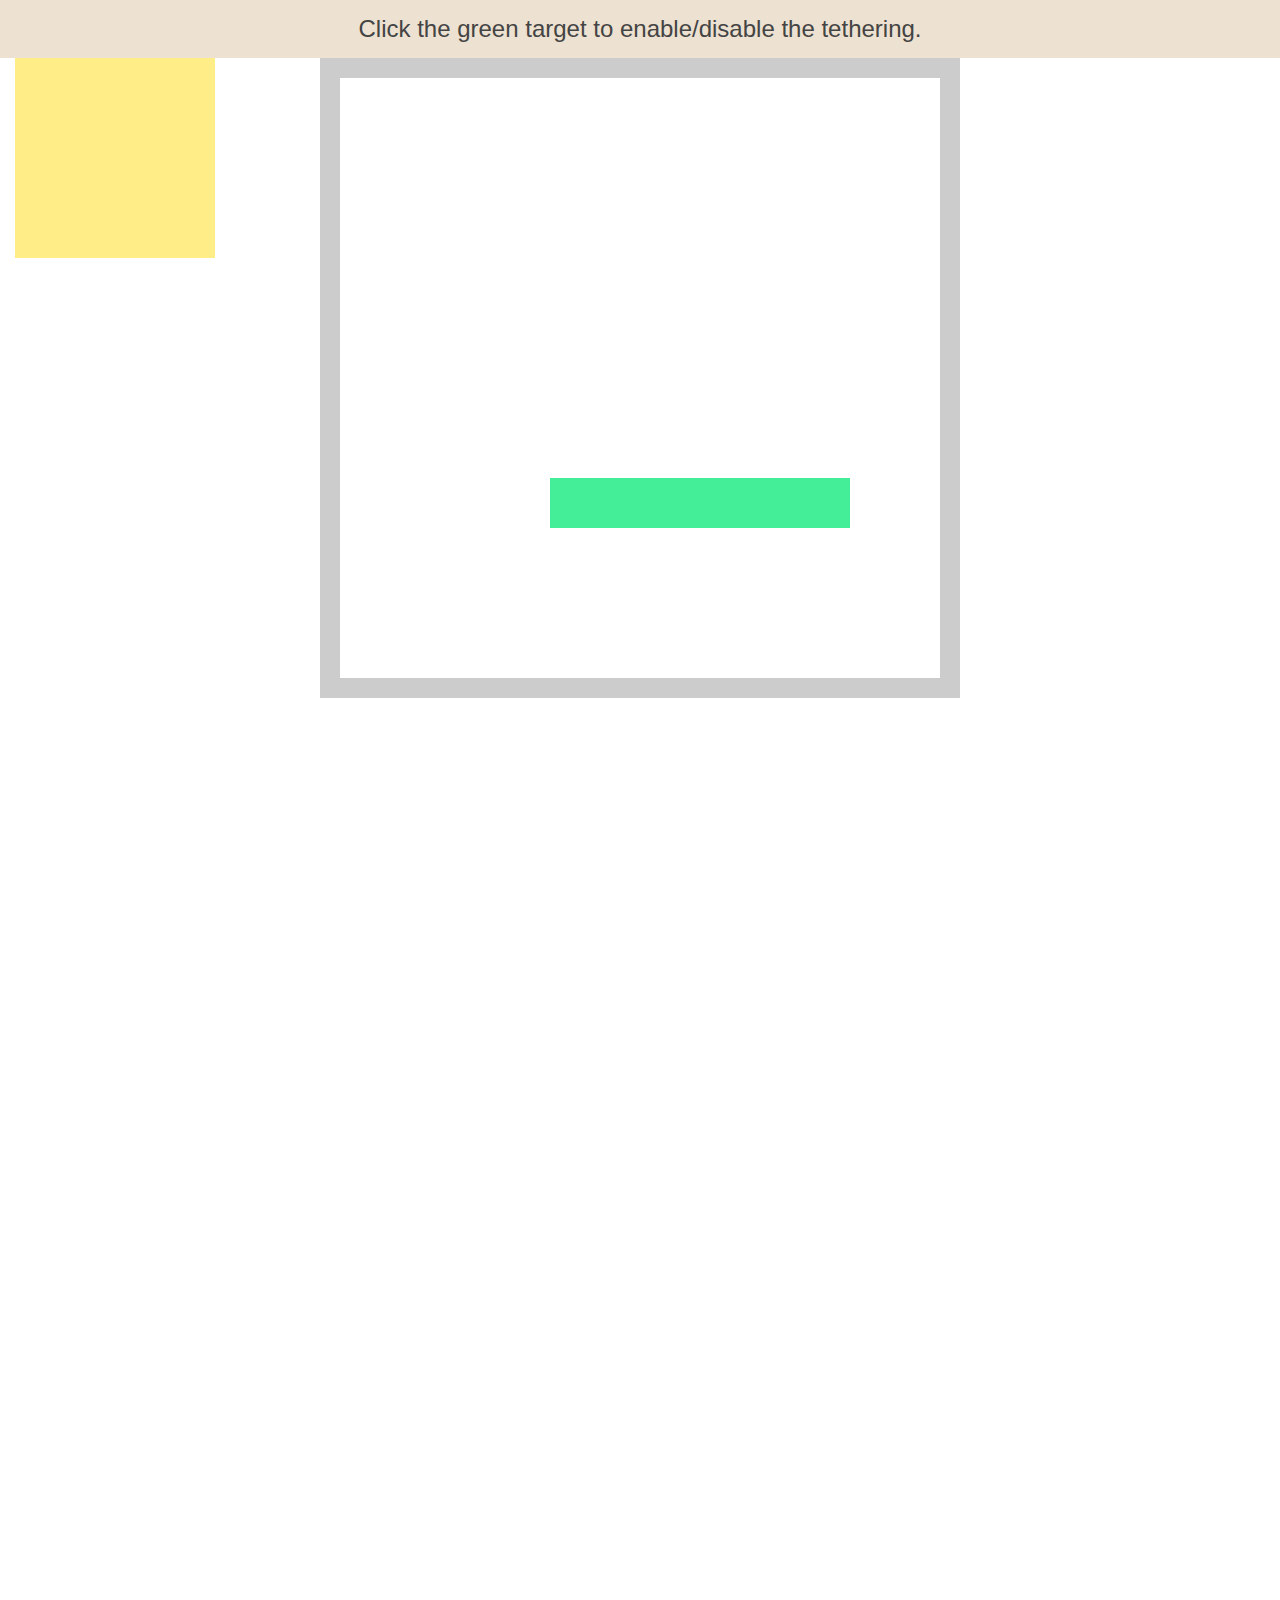
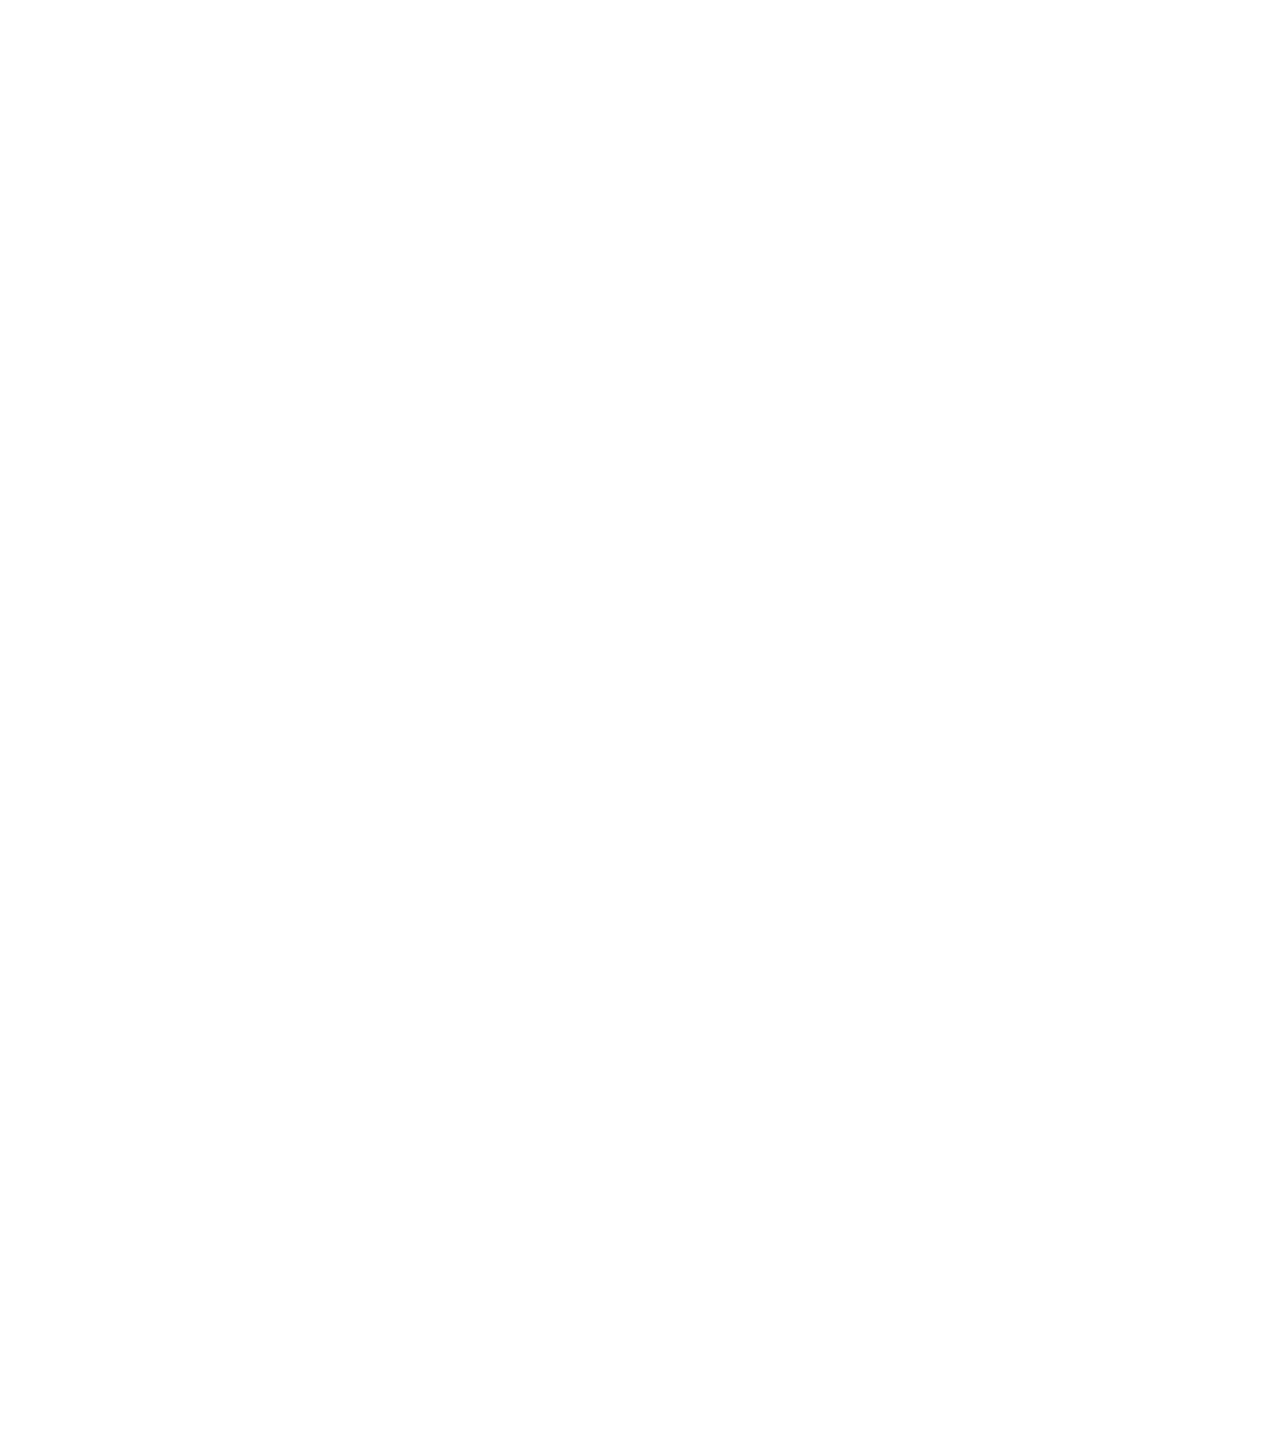
<file: app/static/bower_components/tether/examples/enable-disable/index.html>
<!DOCTYPE html>
<html>
    <head>
        <meta charset="utf-8">
        <meta http-equiv="X-UA-Compatible" content="chrome=1">
        <meta name="viewport" content="width=device-width, initial-scale=1, user-scalable=no">
        <link rel="stylesheet" href="../resources/css/base.css" />
        <link rel="stylesheet" href="../common/css/style.css" />
    </head>
    <body>
        <div class="instructions">Click the green target to enable/disable the tethering.</div>

        <div class="element"></div>
        <div class="container">
            <div class="pad"></div>
            <div class="target"></div>
            <div class="pad"></div>
        </div>

        <script src="//github.hubspot.com/tether/dist/js/tether.js"></script>
        <script>
            var tether = new Tether({
                element: '.element',
                target: '.target',
                attachment: 'top left',
                targetAttachment: 'top right'
            });

            document.querySelector('.target').addEventListener('click', function(){
                if (tether.enabled)
                    tether.disable();
                else
                    tether.enable();
            });
        </script>
    </body>
</html>
</file>
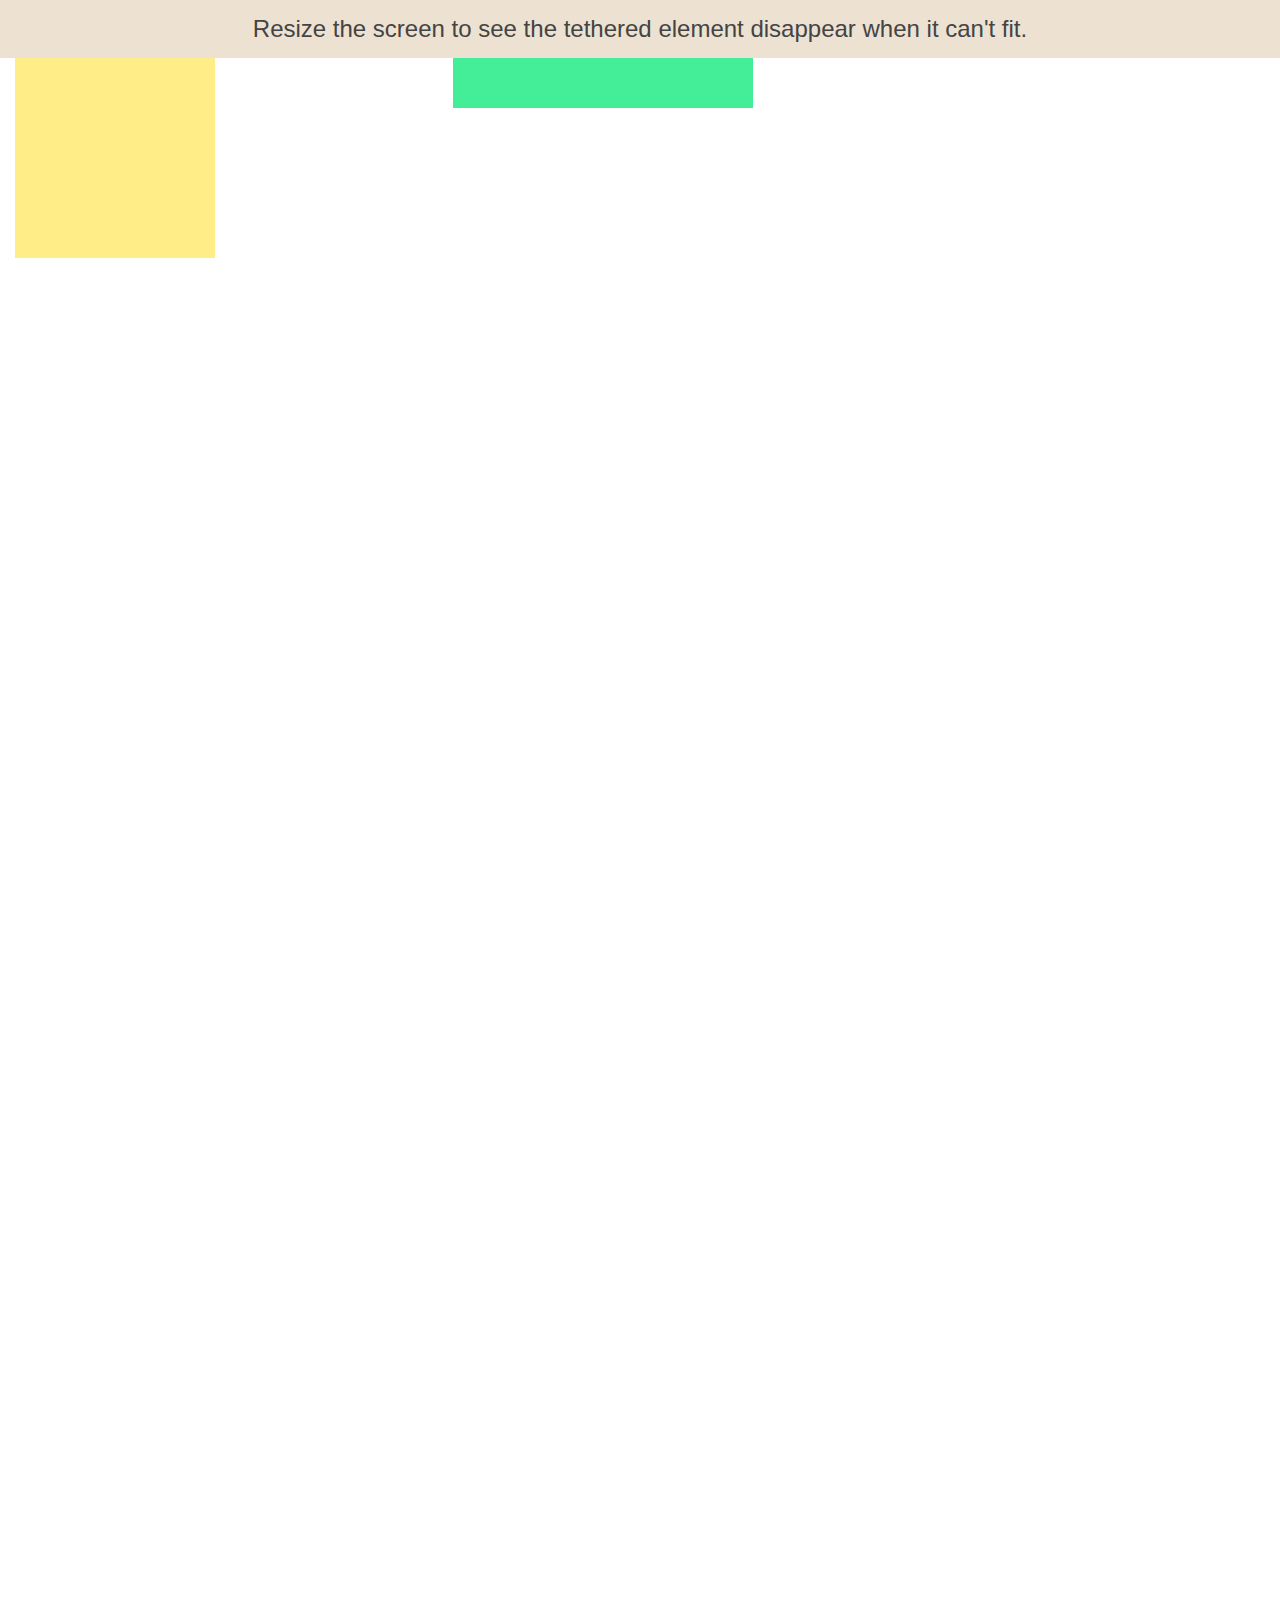
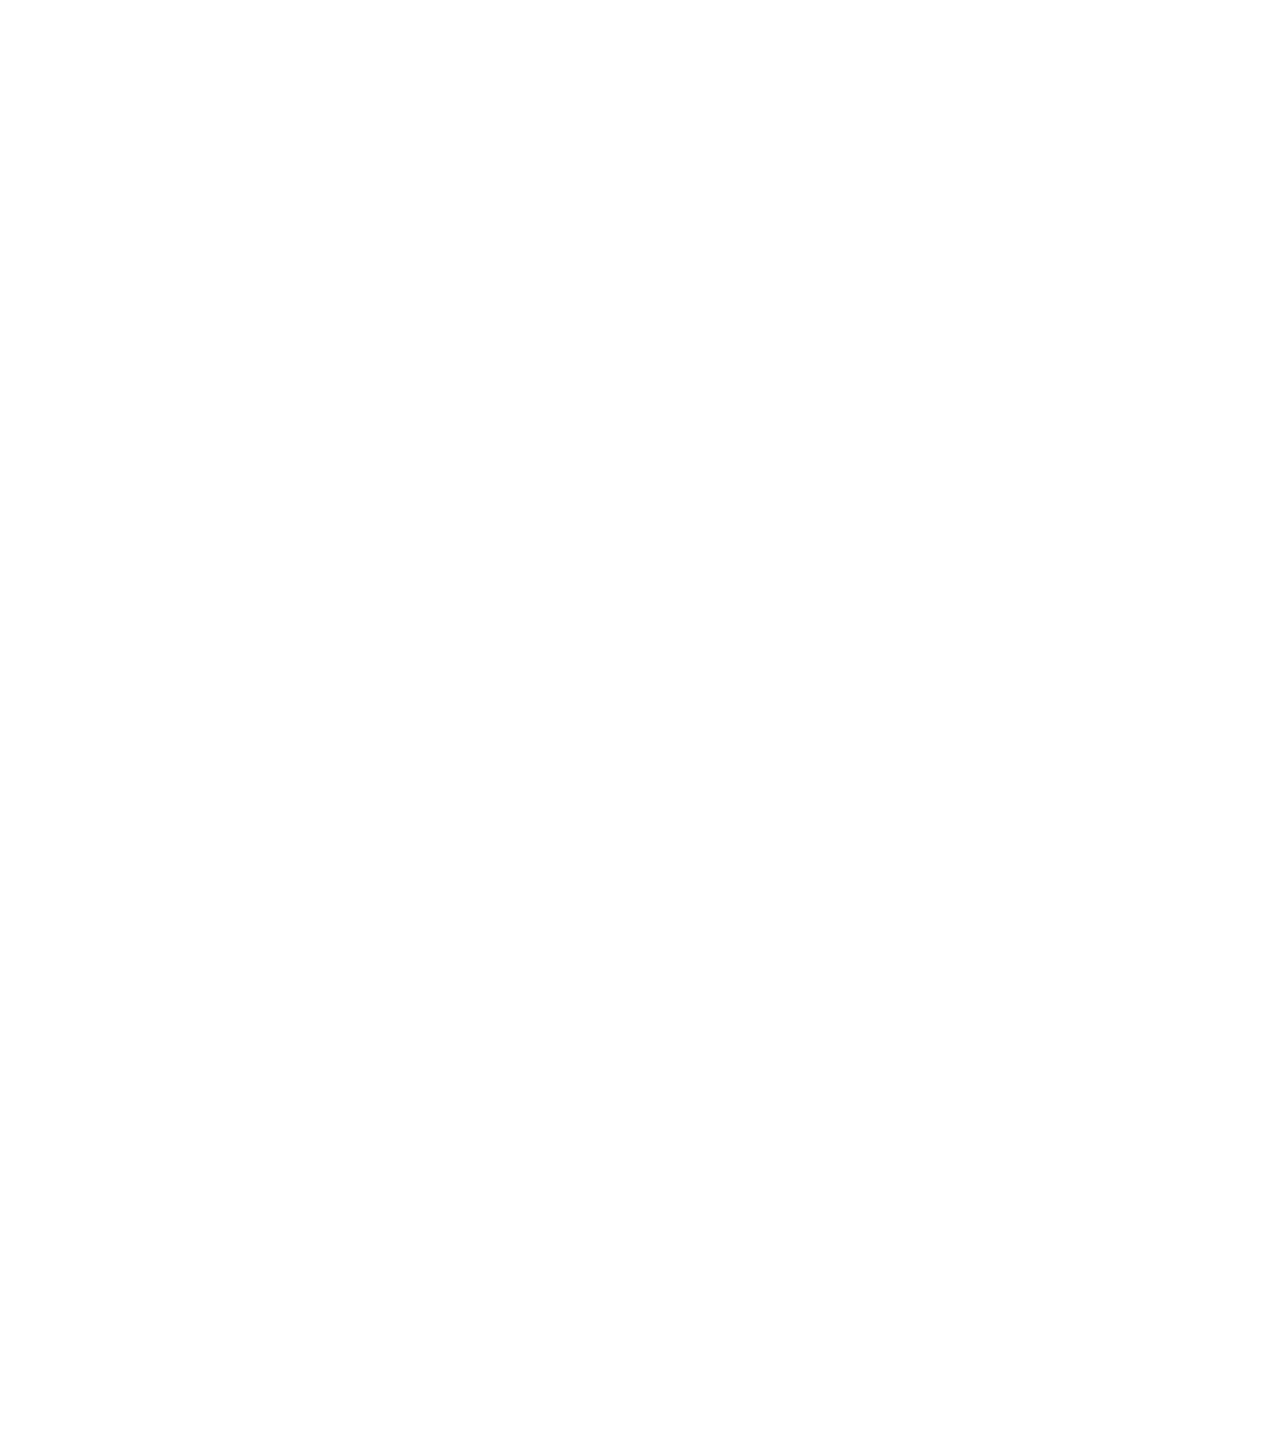
<file: app/static/bower_components/tether/examples/out-of-bounds/index.html>
<!DOCTYPE html>
<html>
    <head>
        <meta charset="utf-8">
        <meta http-equiv="X-UA-Compatible" content="chrome=1">
        <meta name="viewport" content="width=device-width, initial-scale=1, user-scalable=no">
        <link rel="stylesheet" href="../resources/css/base.css" />
        <link rel="stylesheet" href="../common/css/style.css" />
        <style>
            .tether-element.tether-out-of-bounds {
                display: none;
            }
        </style>
    </head>
    <body>
        <div class="instructions">Resize the screen to see the tethered element disappear when it can't fit.</div>

        <div class="element"></div>
        <div class="target"></div>

        <script src="//github.hubspot.com/tether/dist/js/tether.js"></script>
        <script>
            var tether = new Tether({
                element: '.element',
                target: '.target',
                attachment: 'top left',
                targetAttachment: 'top right',
                constraints: [{
                    to: 'window',
                    attachment: 'together'
                }]
            });
            tether.on('update', function(event) {
                console.log(event);
            });
        </script>
    </body>
</html>
</file>
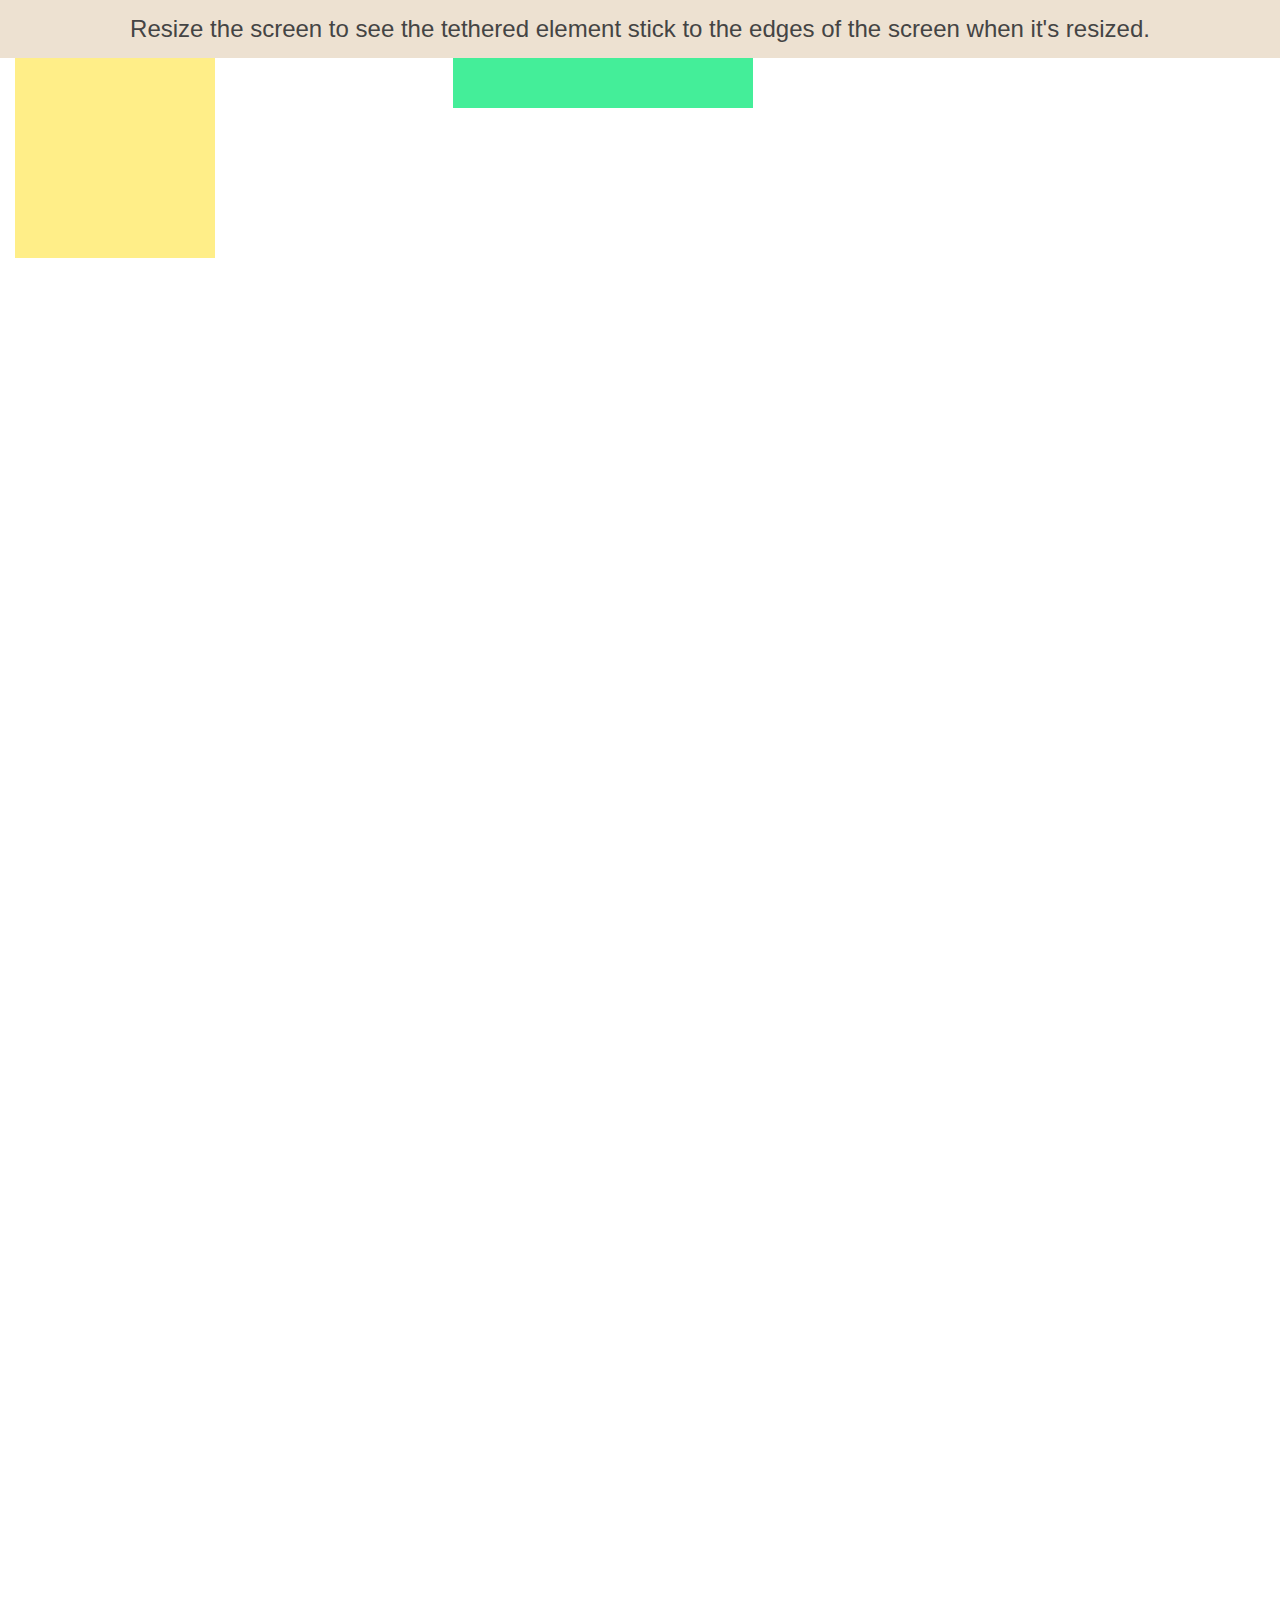
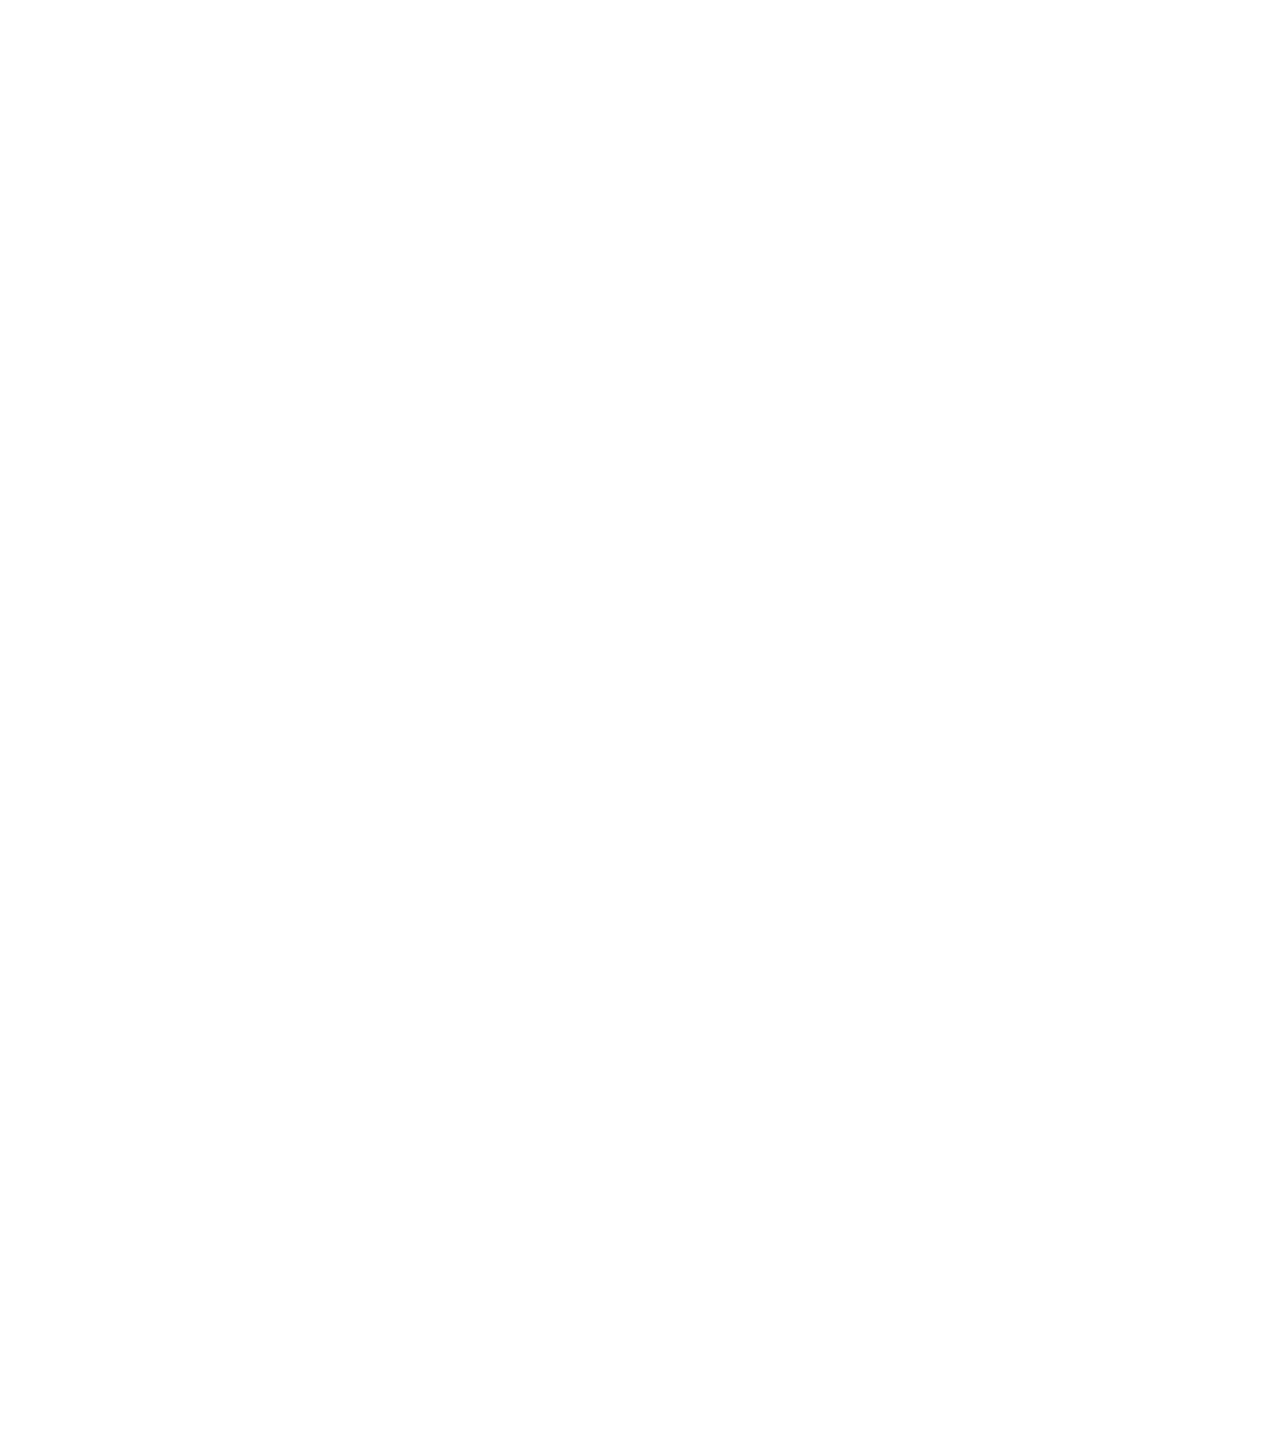
<file: app/static/bower_components/tether/examples/pin/index.html>
<!DOCTYPE html>
<html>
    <head>
        <meta charset="utf-8">
        <meta http-equiv="X-UA-Compatible" content="chrome=1">
        <meta name="viewport" content="width=device-width, initial-scale=1, user-scalable=no">
        <link rel="stylesheet" href="../resources/css/base.css" />
        <link rel="stylesheet" href="../common/css/style.css" />
    </head>
    <body>
        <div class="instructions">Resize the screen to see the tethered element stick to the edges of the screen when it's resized.</div>

        <div class="element"></div>
        <div class="target"></div>

        <script src="//github.hubspot.com/tether/dist/js/tether.js"></script>
        <script>
            new Tether({
                element: '.element',
                target: '.target',
                attachment: 'top left',
                targetAttachment: 'top right',
                constraints: [{
                    to: 'window',
                    pin: true
                }]
            });
        </script>
    </body>
</html>
</file>
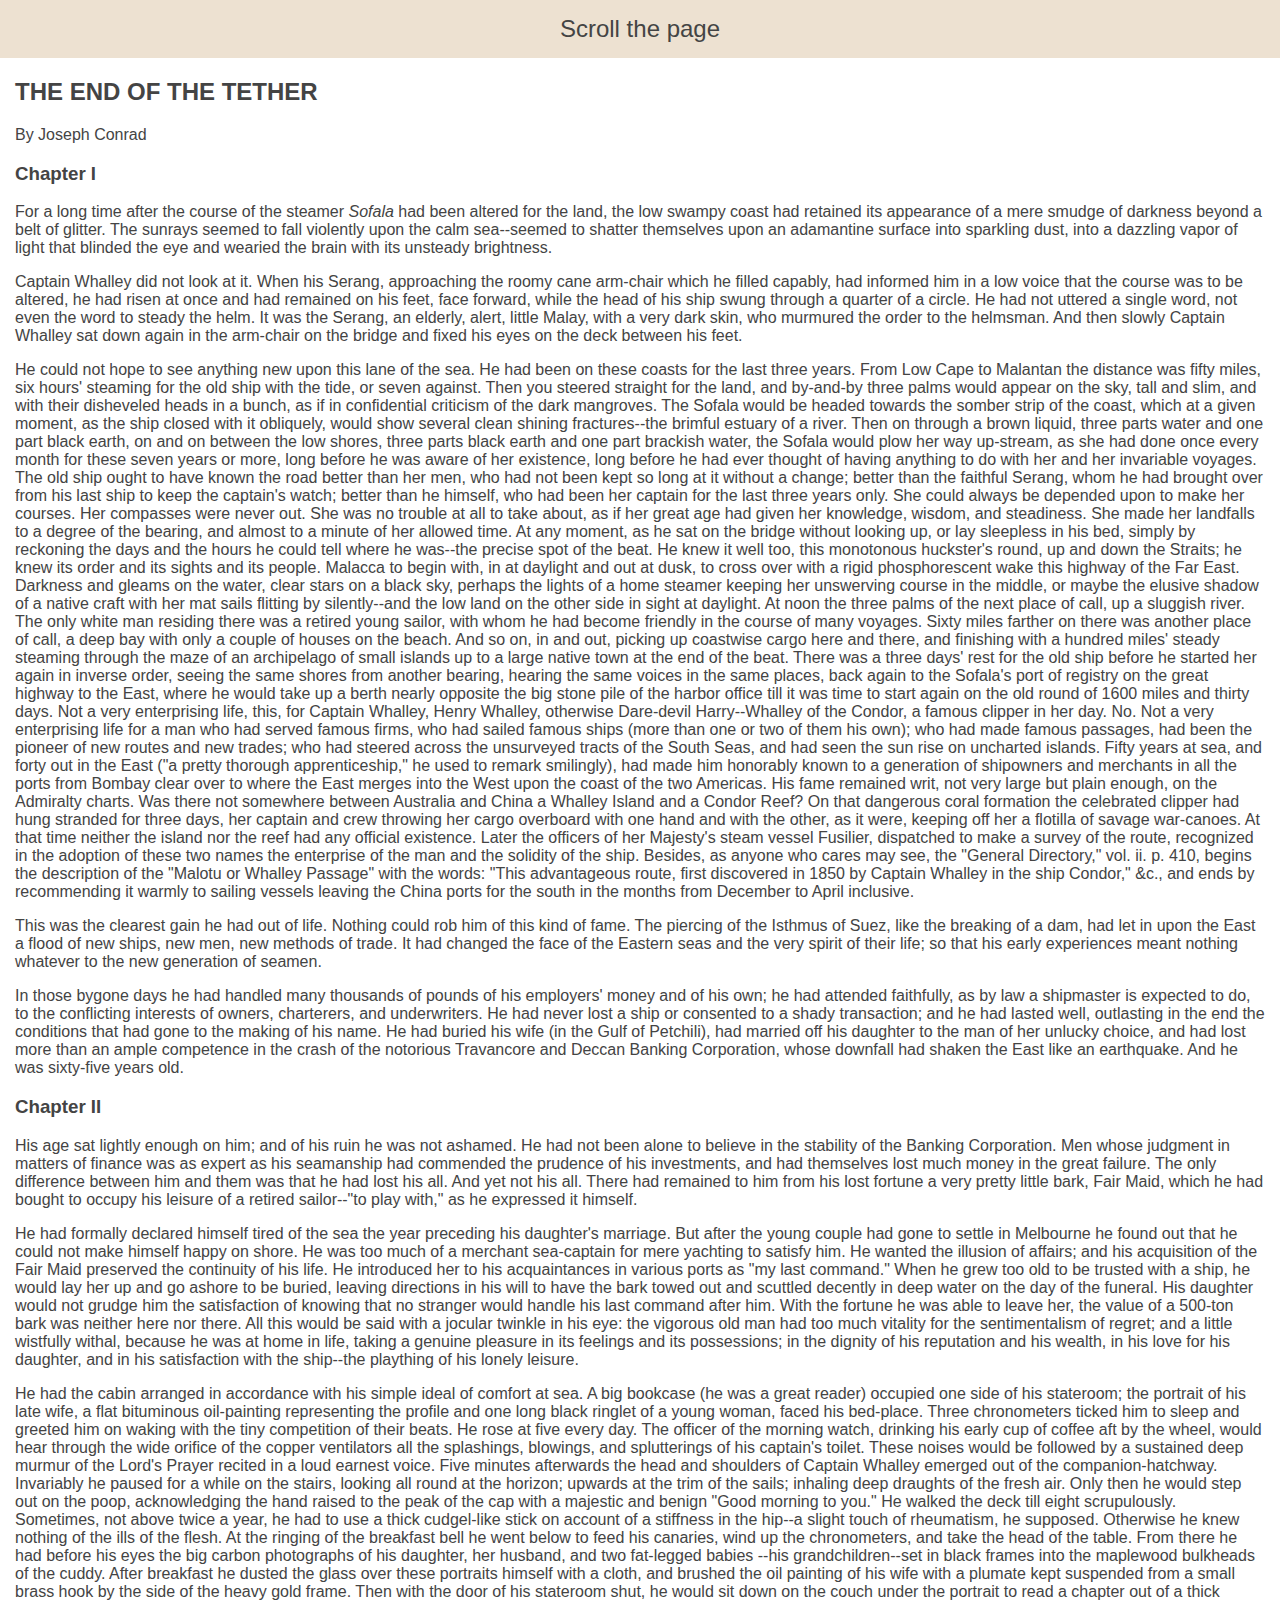
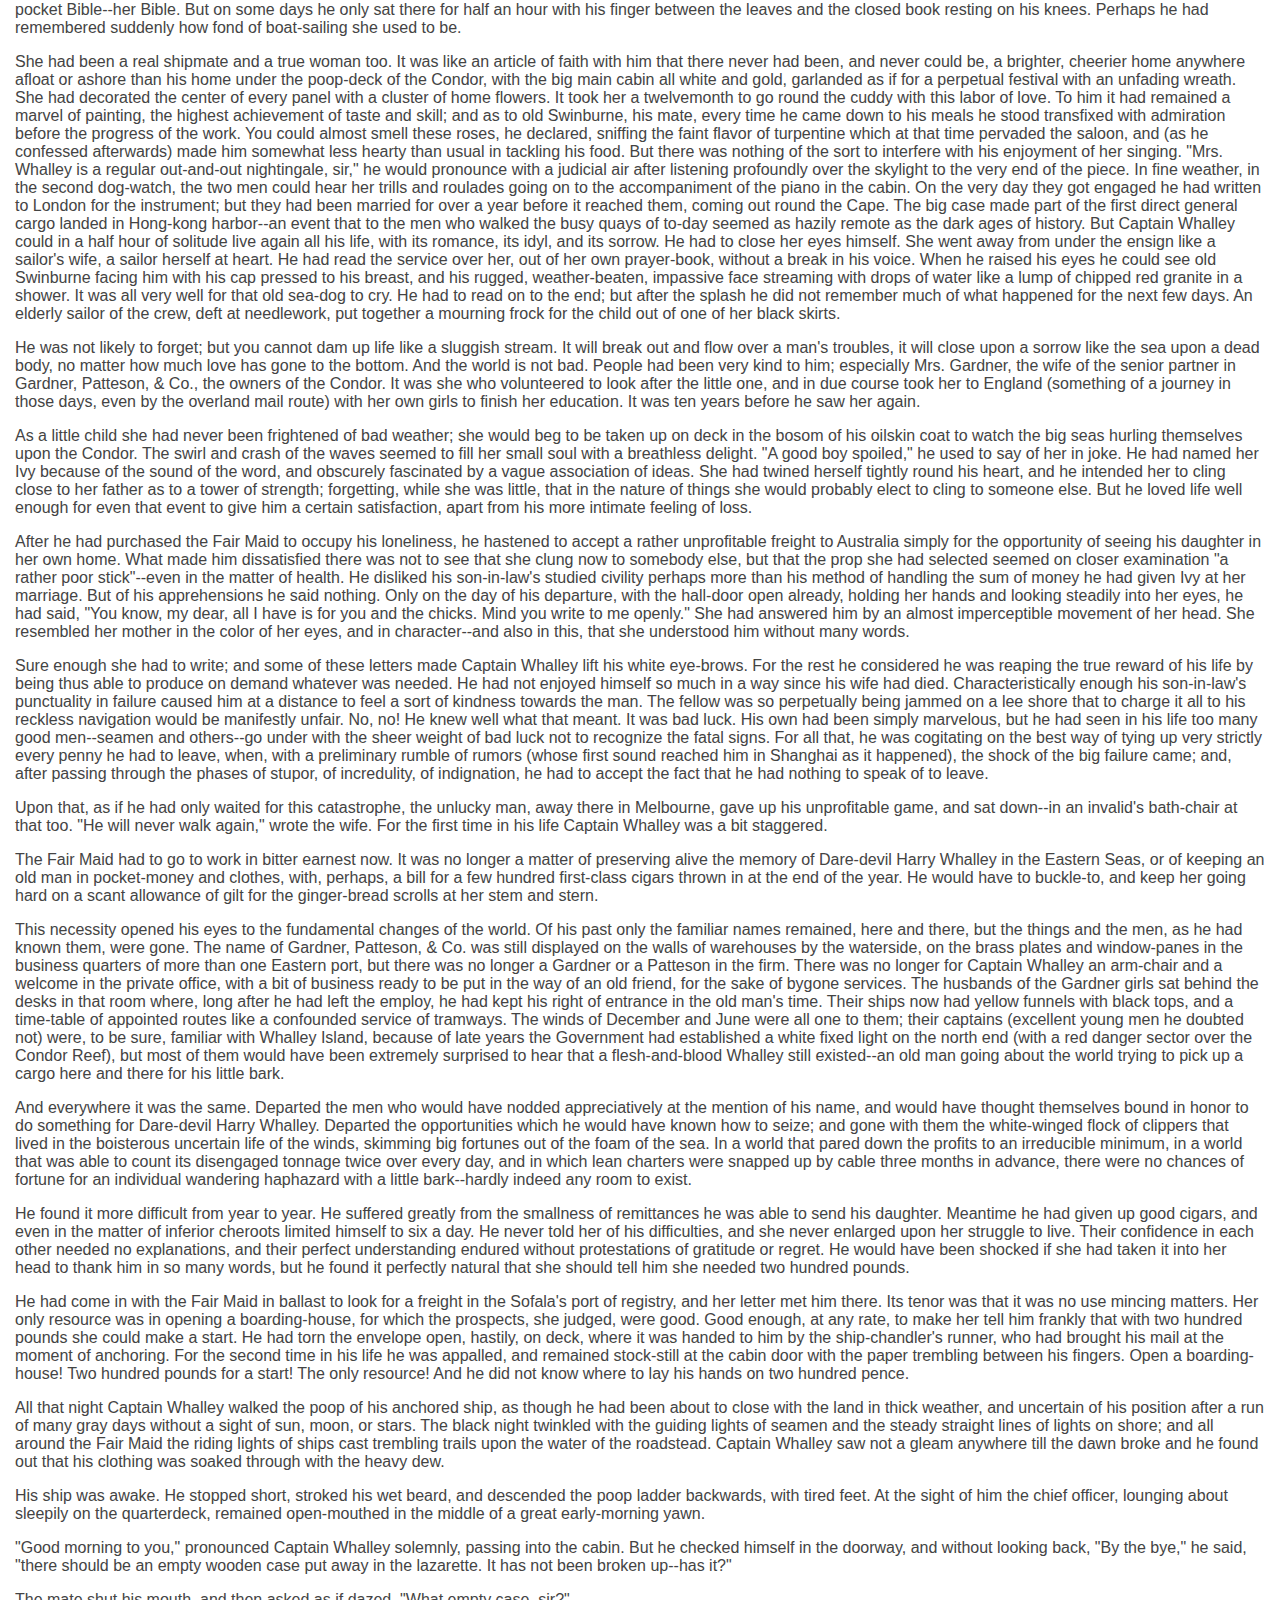
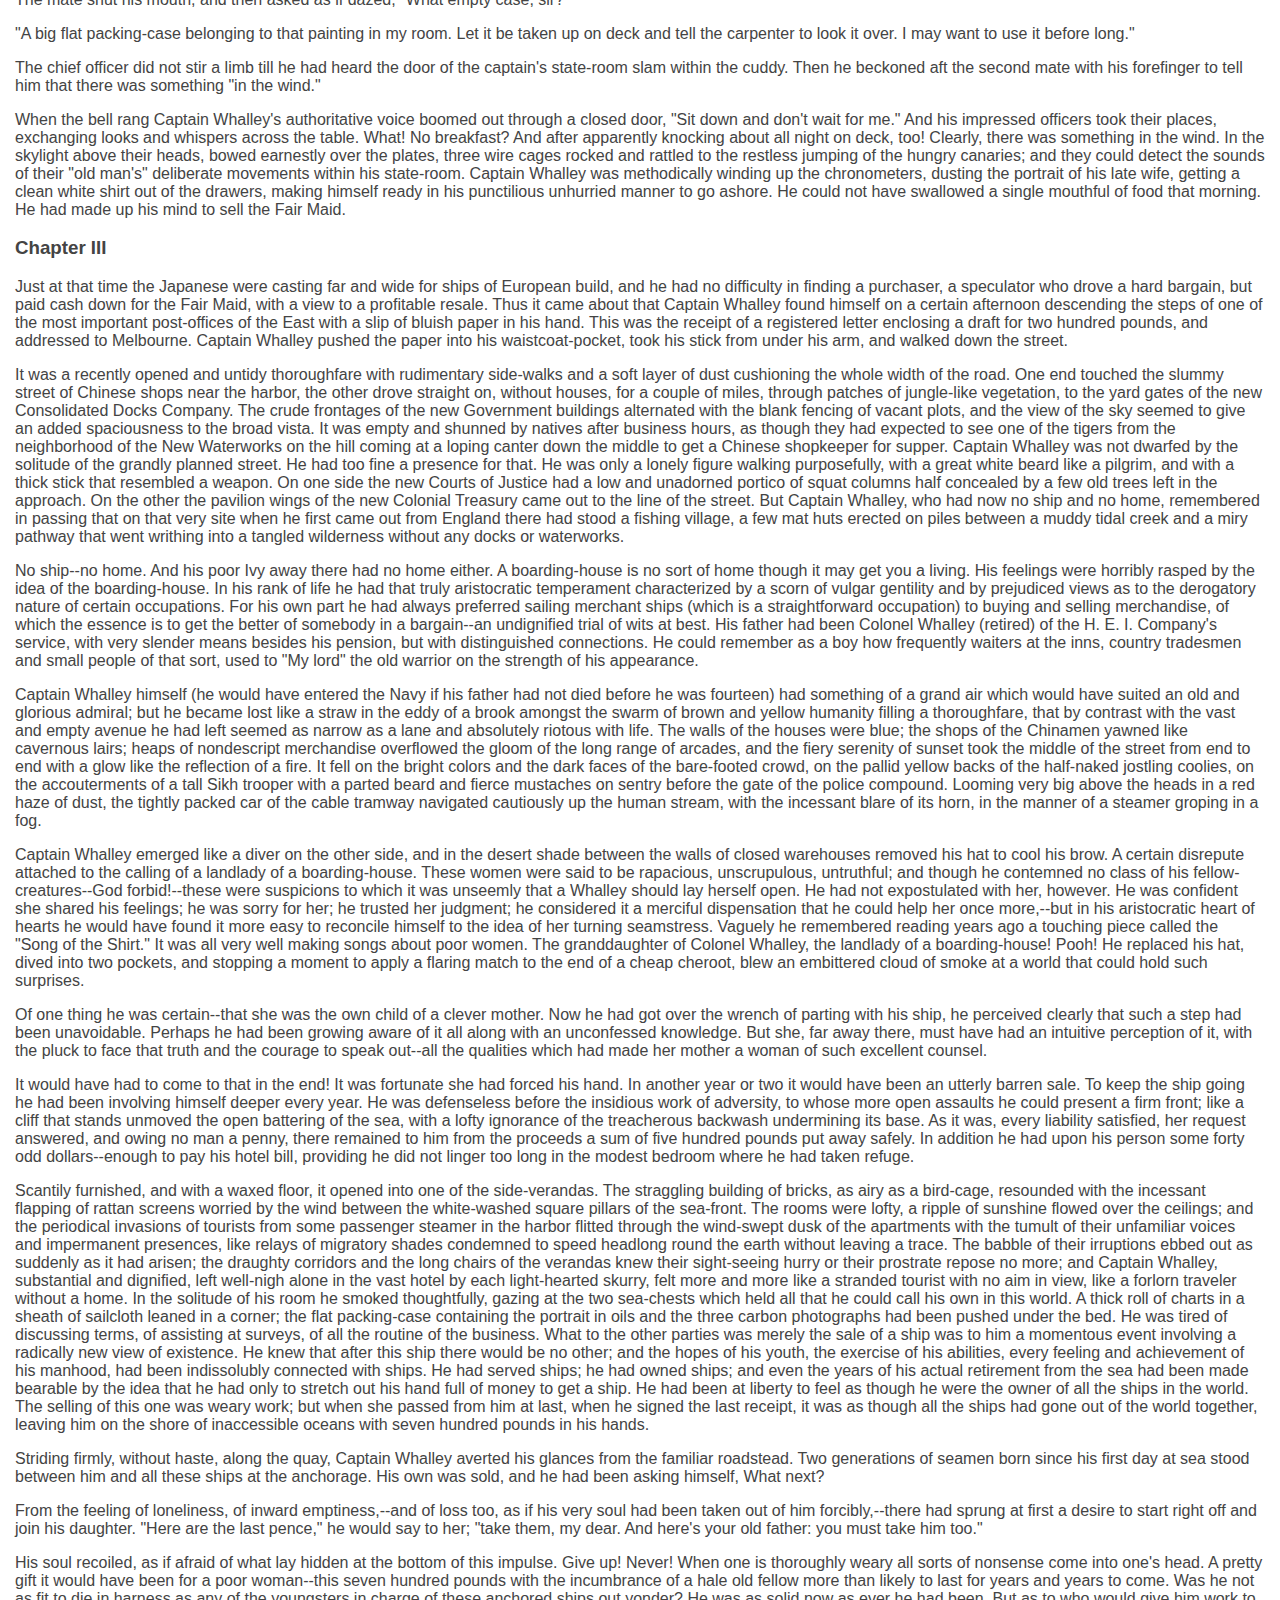
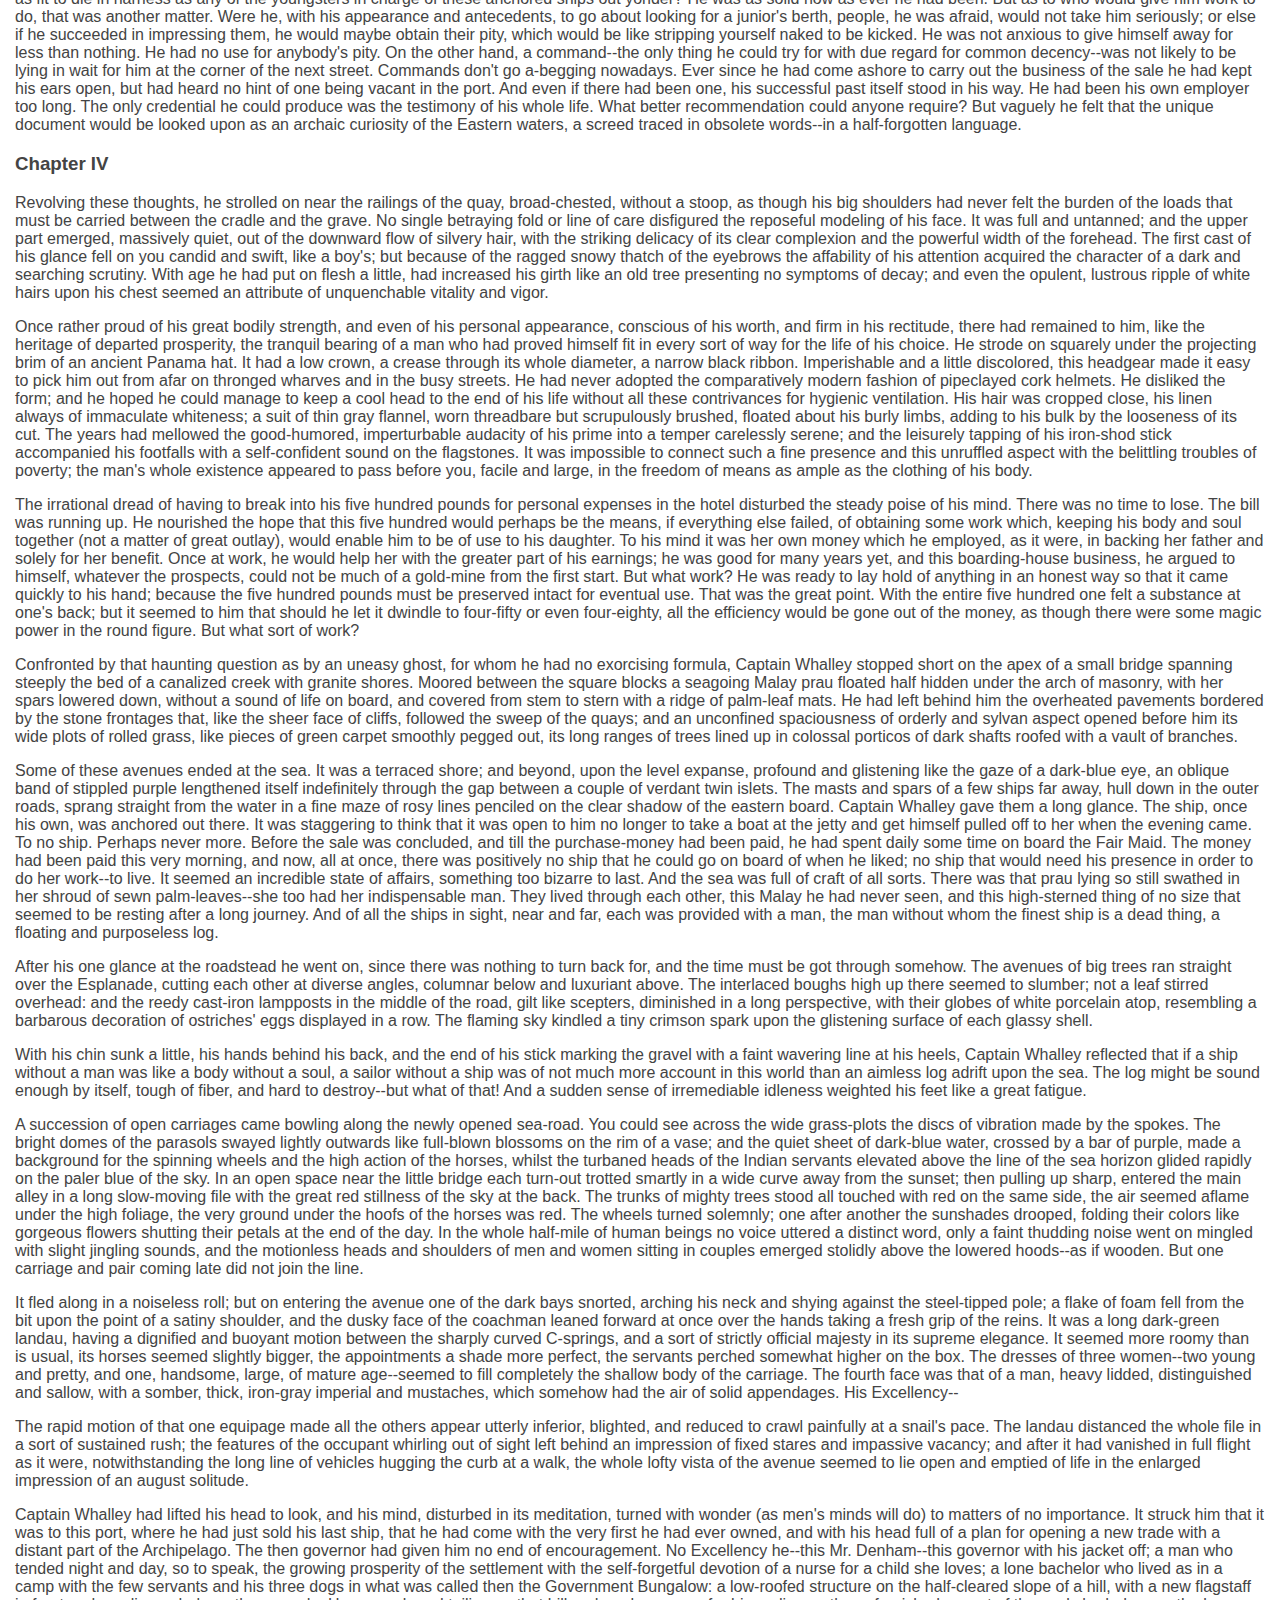
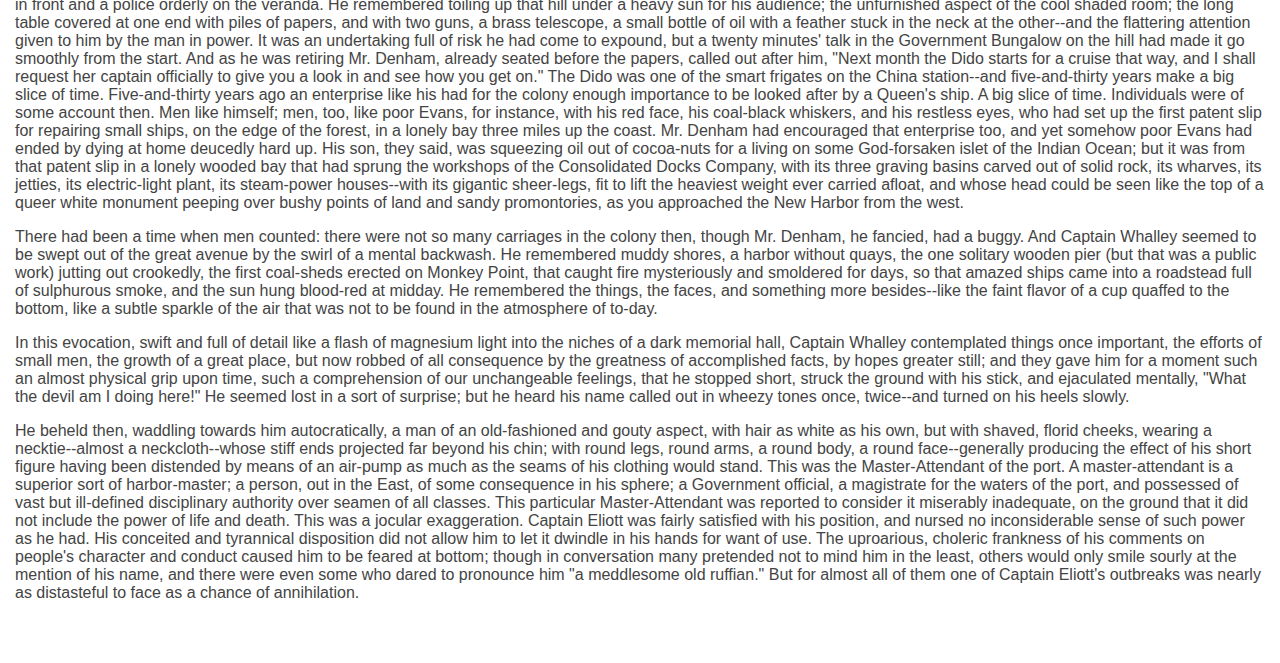
<file: app/static/bower_components/tether/examples/scroll/index.html>
<!DOCTYPE html>
<html>
    <head>
        <link rel="stylesheet" href="../resources/css/base.css" />
        <link rel="stylesheet" href="../common/css/style.css" />
    </head>
    <body>

    <div class="instructions">Scroll the page</div>

    <h2>THE END OF THE TETHER</h2>

    <p>By Joseph Conrad</p>

    <h3>Chapter I</h3>

    <p>For a long time after the course of the steamer <em>Sofala</em> had been
    altered for the land, the low swampy coast had retained its appearance
    of a mere smudge of darkness beyond a belt of glitter. The sunrays
    seemed to fall violently upon the calm sea--seemed to shatter themselves
    upon an adamantine surface into sparkling dust, into a dazzling vapor
    of light that blinded the eye and wearied the brain with its unsteady
    brightness.</p>

    <p>Captain Whalley did not look at it. When his Serang, approaching the
    roomy cane arm-chair which he filled capably, had informed him in a low
    voice that the course was to be altered, he had risen at once and had
    remained on his feet, face forward, while the head of his ship swung
    through a quarter of a circle. He had not uttered a single word, not
    even the word to steady the helm. It was the Serang, an elderly, alert,
    little Malay, with a very dark skin, who murmured the order to the
    helmsman. And then slowly Captain Whalley sat down again in the
    arm-chair on the bridge and fixed his eyes on the deck between his feet.</p>

    <p>He could not hope to see anything new upon this lane of the sea. He had
    been on these coasts for the last three years. From Low Cape to Malantan
    the distance was fifty miles, six hours' steaming for the old ship with
    the tide, or seven against. Then you steered straight for the land, and
    by-and-by three palms would appear on the sky, tall and slim, and with
    their disheveled heads in a bunch, as if in confidential criticism of
    the dark mangroves. The Sofala would be headed towards the somber
    strip of the coast, which at a given moment, as the ship closed with
    it obliquely, would show several clean shining fractures--the brimful
    estuary of a river. Then on through a brown liquid, three parts water
    and one part black earth, on and on between the low shores, three parts
    black earth and one part brackish water, the Sofala would plow her way
    up-stream, as she had done once every month for these seven years or
    more, long before he was aware of her existence, long before he had ever
    thought of having anything to do with her and her invariable voyages.
    The old ship ought to have known the road better than her men, who had
    not been kept so long at it without a change; better than the faithful
    Serang, whom he had brought over from his last ship to keep the
    captain's watch; better than he himself, who had been her captain for
    the last three years only. She could always be depended upon to make her
    courses. Her compasses were never out. She was no trouble at all to
    take about, as if her great age had given her knowledge, wisdom, and
    steadiness. She made her landfalls to a degree of the bearing, and
    almost to a minute of her allowed time. At any moment, as he sat on
    the bridge without looking up, or lay sleepless in his bed, simply by
    reckoning the days and the hours he could tell where he was--the precise
    spot of the beat. He knew it well too, this monotonous huckster's
    round, up and down the Straits; he knew its order and its sights and its
    people. Malacca to begin with, in at daylight and out at dusk, to cross
    over with a rigid phosphorescent wake this highway of the Far East.
    Darkness and gleams on the water, clear stars on a black sky, perhaps
    the lights of a home steamer keeping her unswerving course in the
    middle, or maybe the elusive shadow of a native craft with her mat sails
    flitting by silently--and the low land on the other side in sight
    at daylight. At noon the three palms of the next place of call, up a
    sluggish river. The only white man residing there was a retired young
    sailor, with whom he had become friendly in the course of many voyages.
    Sixty miles farther on there was another place of call, a deep bay with
    only a couple of houses on the beach. And so on, in and out, picking
    up coastwise cargo here and there, and finishing with a hundred miles'
    steady steaming through the maze of an archipelago of small islands up
    to a large native town at the end of the beat. There was a three days'
    rest for the old ship before he started her again in inverse order,
    seeing the same shores from another bearing, hearing the same voices
    in the same places, back again to the Sofala's port of registry on
    the great highway to the East, where he would take up a berth nearly
    opposite the big stone pile of the harbor office till it was time to
    start again on the old round of 1600 miles and thirty days. Not a very
    enterprising life, this, for Captain Whalley, Henry Whalley, otherwise
    Dare-devil Harry--Whalley of the Condor, a famous clipper in her day.
    No. Not a very enterprising life for a man who had served famous firms,
    who had sailed famous ships (more than one or two of them his own); who
    had made famous passages, had been the pioneer of new routes and new
    trades; who had steered across the unsurveyed tracts of the South Seas,
    and had seen the sun rise on uncharted islands. Fifty years at sea, and
    forty out in the East ("a pretty thorough apprenticeship," he used
    to remark smilingly), had made him honorably known to a generation of
    shipowners and merchants in all the ports from Bombay clear over to
    where the East merges into the West upon the coast of the two Americas.
    His fame remained writ, not very large but plain enough, on the
    Admiralty charts. Was there not somewhere between Australia and China a
    Whalley Island and a Condor Reef? On that dangerous coral formation the
    celebrated clipper had hung stranded for three days, her captain and
    crew throwing her cargo overboard with one hand and with the other, as
    it were, keeping off her a flotilla of savage war-canoes. At that time
    neither the island nor the reef had any official existence. Later the
    officers of her Majesty's steam vessel Fusilier, dispatched to make a
    survey of the route, recognized in the adoption of these two names the
    enterprise of the man and the solidity of the ship. Besides, as anyone
    who cares may see, the "General Directory," vol. ii. p. 410, begins the
    description of the "Malotu or Whalley Passage" with the words: "This
    advantageous route, first discovered in 1850 by Captain Whalley in the
    ship Condor," &amp;c., and ends by recommending it warmly to sailing vessels
    leaving the China ports for the south in the months from December to
    April inclusive.</p>

    <p>This was the clearest gain he had out of life. Nothing could rob him
    of this kind of fame. The piercing of the Isthmus of Suez, like the
    breaking of a dam, had let in upon the East a flood of new ships, new
    men, new methods of trade. It had changed the face of the Eastern seas
    and the very spirit of their life; so that his early experiences meant
    nothing whatever to the new generation of seamen.</p>

    <p>In those bygone days he had handled many thousands of pounds of his
    employers' money and of his own; he had attended faithfully, as by law
    a shipmaster is expected to do, to the conflicting interests of owners,
    charterers, and underwriters. He had never lost a ship or consented to
    a shady transaction; and he had lasted well, outlasting in the end the
    conditions that had gone to the making of his name. He had buried his
    wife (in the Gulf of Petchili), had married off his daughter to the man
    of her unlucky choice, and had lost more than an ample competence in the
    crash of the notorious Travancore and Deccan Banking Corporation, whose
    downfall had shaken the East like an earthquake. And he was sixty-five
    years old.</p>

    <h3>Chapter II</h3>

    <p>His age sat lightly enough on him; and of his ruin he was not ashamed.
    He had not been alone to believe in the stability of the Banking
    Corporation. Men whose judgment in matters of finance was as expert as
    his seamanship had commended the prudence of his investments, and had
    themselves lost much money in the great failure. The only difference
    between him and them was that he had lost his all. And yet not his all.
    There had remained to him from his lost fortune a very pretty little
    bark, Fair Maid, which he had bought to occupy his leisure of a retired
    sailor--"to play with," as he expressed it himself.</p>

    <p>He had formally declared himself tired of the sea the year preceding his
    daughter's marriage. But after the young couple had gone to settle in
    Melbourne he found out that he could not make himself happy on shore. He
    was too much of a merchant sea-captain for mere yachting to satisfy him.
    He wanted the illusion of affairs; and his acquisition of the Fair
    Maid preserved the continuity of his life. He introduced her to his
    acquaintances in various ports as "my last command." When he grew too
    old to be trusted with a ship, he would lay her up and go ashore to be
    buried, leaving directions in his will to have the bark towed out and
    scuttled decently in deep water on the day of the funeral. His daughter
    would not grudge him the satisfaction of knowing that no stranger would
    handle his last command after him. With the fortune he was able to leave
    her, the value of a 500-ton bark was neither here nor there. All this
    would be said with a jocular twinkle in his eye: the vigorous old man
    had too much vitality for the sentimentalism of regret; and a little
    wistfully withal, because he was at home in life, taking a genuine
    pleasure in its feelings and its possessions; in the dignity of his
    reputation and his wealth, in his love for his daughter, and in his
    satisfaction with the ship--the plaything of his lonely leisure.</p>

    <p>He had the cabin arranged in accordance with his simple ideal of comfort
    at sea. A big bookcase (he was a great reader) occupied one side of his
    stateroom; the portrait of his late wife, a flat bituminous oil-painting
    representing the profile and one long black ringlet of a young woman,
    faced his bed-place. Three chronometers ticked him to sleep and greeted
    him on waking with the tiny competition of their beats. He rose at five
    every day. The officer of the morning watch, drinking his early cup
    of coffee aft by the wheel, would hear through the wide orifice of the
    copper ventilators all the splashings, blowings, and splutterings of
    his captain's toilet. These noises would be followed by a sustained
    deep murmur of the Lord's Prayer recited in a loud earnest voice. Five
    minutes afterwards the head and shoulders of Captain Whalley emerged
    out of the companion-hatchway. Invariably he paused for a while on the
    stairs, looking all round at the horizon; upwards at the trim of the
    sails; inhaling deep draughts of the fresh air. Only then he would step
    out on the poop, acknowledging the hand raised to the peak of the cap
    with a majestic and benign "Good morning to you." He walked the deck
    till eight scrupulously. Sometimes, not above twice a year, he had to
    use a thick cudgel-like stick on account of a stiffness in the hip--a
    slight touch of rheumatism, he supposed. Otherwise he knew nothing of
    the ills of the flesh. At the ringing of the breakfast bell he went
    below to feed his canaries, wind up the chronometers, and take the
    head of the table. From there he had before his eyes the big carbon
    photographs of his daughter, her husband, and two fat-legged babies
    --his grandchildren--set in black frames into the maplewood bulkheads
    of the cuddy. After breakfast he dusted the glass over these portraits
    himself with a cloth, and brushed the oil painting of his wife with a
    plumate kept suspended from a small brass hook by the side of the heavy
    gold frame. Then with the door of his stateroom shut, he would sit down
    on the couch under the portrait to read a chapter out of a thick pocket
    Bible--her Bible. But on some days he only sat there for half an hour
    with his finger between the leaves and the closed book resting on his
    knees. Perhaps he had remembered suddenly how fond of boat-sailing she
    used to be.</p>

    <p>She had been a real shipmate and a true woman too. It was like an
    article of faith with him that there never had been, and never could be,
    a brighter, cheerier home anywhere afloat or ashore than his home under
    the poop-deck of the Condor, with the big main cabin all white and gold,
    garlanded as if for a perpetual festival with an unfading wreath. She
    had decorated the center of every panel with a cluster of home flowers.
    It took her a twelvemonth to go round the cuddy with this labor of love.
    To him it had remained a marvel of painting, the highest achievement of
    taste and skill; and as to old Swinburne, his mate, every time he
    came down to his meals he stood transfixed with admiration before the
    progress of the work. You could almost smell these roses, he declared,
    sniffing the faint flavor of turpentine which at that time pervaded the
    saloon, and (as he confessed afterwards) made him somewhat less hearty
    than usual in tackling his food. But there was nothing of the sort to
    interfere with his enjoyment of her singing. "Mrs. Whalley is a regular
    out-and-out nightingale, sir," he would pronounce with a judicial air
    after listening profoundly over the skylight to the very end of the
    piece. In fine weather, in the second dog-watch, the two men could hear
    her trills and roulades going on to the accompaniment of the piano in
    the cabin. On the very day they got engaged he had written to London
    for the instrument; but they had been married for over a year before it
    reached them, coming out round the Cape. The big case made part of the
    first direct general cargo landed in Hong-kong harbor--an event that to
    the men who walked the busy quays of to-day seemed as hazily remote as
    the dark ages of history. But Captain Whalley could in a half hour of
    solitude live again all his life, with its romance, its idyl, and its
    sorrow. He had to close her eyes himself. She went away from under the
    ensign like a sailor's wife, a sailor herself at heart. He had read
    the service over her, out of her own prayer-book, without a break in his
    voice. When he raised his eyes he could see old Swinburne facing him
    with his cap pressed to his breast, and his rugged, weather-beaten,
    impassive face streaming with drops of water like a lump of chipped red
    granite in a shower. It was all very well for that old sea-dog to cry.
    He had to read on to the end; but after the splash he did not remember
    much of what happened for the next few days. An elderly sailor of the
    crew, deft at needlework, put together a mourning frock for the child
    out of one of her black skirts.</p>

    <p>He was not likely to forget; but you cannot dam up life like a sluggish
    stream. It will break out and flow over a man's troubles, it will close
    upon a sorrow like the sea upon a dead body, no matter how much love has
    gone to the bottom. And the world is not bad. People had been very
    kind to him; especially Mrs. Gardner, the wife of the senior partner
    in Gardner, Patteson, &amp; Co., the owners of the Condor. It was she who
    volunteered to look after the little one, and in due course took her to
    England (something of a journey in those days, even by the overland
    mail route) with her own girls to finish her education. It was ten years
    before he saw her again.</p>

    <p>As a little child she had never been frightened of bad weather; she
    would beg to be taken up on deck in the bosom of his oilskin coat to
    watch the big seas hurling themselves upon the Condor. The swirl and
    crash of the waves seemed to fill her small soul with a breathless
    delight. "A good boy spoiled," he used to say of her in joke. He had
    named her Ivy because of the sound of the word, and obscurely fascinated
    by a vague association of ideas. She had twined herself tightly round
    his heart, and he intended her to cling close to her father as to a
    tower of strength; forgetting, while she was little, that in the nature
    of things she would probably elect to cling to someone else. But
    he loved life well enough for even that event to give him a certain
    satisfaction, apart from his more intimate feeling of loss.</p>

    <p>After he had purchased the Fair Maid to occupy his loneliness, he
    hastened to accept a rather unprofitable freight to Australia simply for
    the opportunity of seeing his daughter in her own home. What made him
    dissatisfied there was not to see that she clung now to somebody else,
    but that the prop she had selected seemed on closer examination "a
    rather poor stick"--even in the matter of health. He disliked his
    son-in-law's studied civility perhaps more than his method of
    handling the sum of money he had given Ivy at her marriage. But of his
    apprehensions he said nothing. Only on the day of his departure, with
    the hall-door open already, holding her hands and looking steadily into
    her eyes, he had said, "You know, my dear, all I have is for you and the
    chicks. Mind you write to me openly." She had answered him by an almost
    imperceptible movement of her head. She resembled her mother in
    the color of her eyes, and in character--and also in this, that she
    understood him without many words.</p>

    <p>Sure enough she had to write; and some of these letters made Captain
    Whalley lift his white eye-brows. For the rest he considered he was
    reaping the true reward of his life by being thus able to produce on
    demand whatever was needed. He had not enjoyed himself so much in a
    way since his wife had died. Characteristically enough his son-in-law's
    punctuality in failure caused him at a distance to feel a sort of
    kindness towards the man. The fellow was so perpetually being jammed on
    a lee shore that to charge it all to his reckless navigation would be
    manifestly unfair. No, no! He knew well what that meant. It was bad
    luck. His own had been simply marvelous, but he had seen in his life too
    many good men--seamen and others--go under with the sheer weight of bad
    luck not to recognize the fatal signs. For all that, he was cogitating
    on the best way of tying up very strictly every penny he had to leave,
    when, with a preliminary rumble of rumors (whose first sound reached
    him in Shanghai as it happened), the shock of the big failure came;
    and, after passing through the phases of stupor, of incredulity, of
    indignation, he had to accept the fact that he had nothing to speak of
    to leave.</p>

    <p>Upon that, as if he had only waited for this catastrophe, the unlucky
    man, away there in Melbourne, gave up his unprofitable game, and sat
    down--in an invalid's bath-chair at that too. "He will never walk
    again," wrote the wife. For the first time in his life Captain Whalley
    was a bit staggered.</p>

    <p>The Fair Maid had to go to work in bitter earnest now. It was no longer
    a matter of preserving alive the memory of Dare-devil Harry Whalley in
    the Eastern Seas, or of keeping an old man in pocket-money and clothes,
    with, perhaps, a bill for a few hundred first-class cigars thrown in at
    the end of the year. He would have to buckle-to, and keep her going hard
    on a scant allowance of gilt for the ginger-bread scrolls at her stem
    and stern.</p>

    <p>This necessity opened his eyes to the fundamental changes of the world.
    Of his past only the familiar names remained, here and there, but
    the things and the men, as he had known them, were gone. The name of
    Gardner, Patteson, &amp; Co. was still displayed on the walls of warehouses
    by the waterside, on the brass plates and window-panes in the business
    quarters of more than one Eastern port, but there was no longer a
    Gardner or a Patteson in the firm. There was no longer for Captain
    Whalley an arm-chair and a welcome in the private office, with a bit of
    business ready to be put in the way of an old friend, for the sake of
    bygone services. The husbands of the Gardner girls sat behind the desks
    in that room where, long after he had left the employ, he had kept his
    right of entrance in the old man's time. Their ships now had yellow
    funnels with black tops, and a time-table of appointed routes like a
    confounded service of tramways. The winds of December and June were all
    one to them; their captains (excellent young men he doubted not) were,
    to be sure, familiar with Whalley Island, because of late years the
    Government had established a white fixed light on the north end (with
    a red danger sector over the Condor Reef), but most of them would have
    been extremely surprised to hear that a flesh-and-blood Whalley still
    existed--an old man going about the world trying to pick up a cargo here
    and there for his little bark.</p>

    <p>And everywhere it was the same. Departed the men who would have nodded
    appreciatively at the mention of his name, and would have thought
    themselves bound in honor to do something for Dare-devil Harry Whalley.
    Departed the opportunities which he would have known how to seize; and
    gone with them the white-winged flock of clippers that lived in the
    boisterous uncertain life of the winds, skimming big fortunes out of
    the foam of the sea. In a world that pared down the profits to an
    irreducible minimum, in a world that was able to count its disengaged
    tonnage twice over every day, and in which lean charters were snapped up
    by cable three months in advance, there were no chances of fortune for
    an individual wandering haphazard with a little bark--hardly indeed any
    room to exist.</p>

    <p>He found it more difficult from year to year. He suffered greatly from
    the smallness of remittances he was able to send his daughter. Meantime
    he had given up good cigars, and even in the matter of inferior cheroots
    limited himself to six a day. He never told her of his difficulties, and
    she never enlarged upon her struggle to live. Their confidence in each
    other needed no explanations, and their perfect understanding endured
    without protestations of gratitude or regret. He would have been shocked
    if she had taken it into her head to thank him in so many words, but
    he found it perfectly natural that she should tell him she needed two
    hundred pounds.</p>

    <p>He had come in with the Fair Maid in ballast to look for a freight in
    the Sofala's port of registry, and her letter met him there. Its tenor
    was that it was no use mincing matters. Her only resource was in opening
    a boarding-house, for which the prospects, she judged, were good. Good
    enough, at any rate, to make her tell him frankly that with two hundred
    pounds she could make a start. He had torn the envelope open, hastily,
    on deck, where it was handed to him by the ship-chandler's runner, who
    had brought his mail at the moment of anchoring. For the second time
    in his life he was appalled, and remained stock-still at the cabin door
    with the paper trembling between his fingers. Open a boarding-house! Two
    hundred pounds for a start! The only resource! And he did not know where
    to lay his hands on two hundred pence.</p>

    <p>All that night Captain Whalley walked the poop of his anchored ship, as
    though he had been about to close with the land in thick weather, and
    uncertain of his position after a run of many gray days without a sight
    of sun, moon, or stars. The black night twinkled with the guiding lights
    of seamen and the steady straight lines of lights on shore; and all
    around the Fair Maid the riding lights of ships cast trembling trails
    upon the water of the roadstead. Captain Whalley saw not a gleam
    anywhere till the dawn broke and he found out that his clothing was
    soaked through with the heavy dew.</p>

    <p>His ship was awake. He stopped short, stroked his wet beard, and
    descended the poop ladder backwards, with tired feet. At the sight
    of him the chief officer, lounging about sleepily on the quarterdeck,
    remained open-mouthed in the middle of a great early-morning yawn.</p>

    <p>"Good morning to you," pronounced Captain Whalley solemnly, passing into
    the cabin. But he checked himself in the doorway, and without looking
    back, "By the bye," he said, "there should be an empty wooden case put
    away in the lazarette. It has not been broken up--has it?"</p>

    <p>The mate shut his mouth, and then asked as if dazed, "What empty case,
    sir?"</p>

    <p>"A big flat packing-case belonging to that painting in my room. Let it
    be taken up on deck and tell the carpenter to look it over. I may want
    to use it before long."</p>

    <p>The chief officer did not stir a limb till he had heard the door of the
    captain's state-room slam within the cuddy. Then he beckoned aft the
    second mate with his forefinger to tell him that there was something "in
    the wind."</p>

    <p>When the bell rang Captain Whalley's authoritative voice boomed out
    through a closed door, "Sit down and don't wait for me." And his
    impressed officers took their places, exchanging looks and whispers
    across the table. What! No breakfast? And after apparently knocking
    about all night on deck, too! Clearly, there was something in the wind.
    In the skylight above their heads, bowed earnestly over the plates,
    three wire cages rocked and rattled to the restless jumping of the
    hungry canaries; and they could detect the sounds of their "old
    man's" deliberate movements within his state-room. Captain Whalley was
    methodically winding up the chronometers, dusting the portrait of
    his late wife, getting a clean white shirt out of the drawers, making
    himself ready in his punctilious unhurried manner to go ashore. He could
    not have swallowed a single mouthful of food that morning. He had made
    up his mind to sell the Fair Maid.</p>

    <h3>Chapter III</h3>

    <p>Just at that time the Japanese were casting far and wide for ships
    of European build, and he had no difficulty in finding a purchaser, a
    speculator who drove a hard bargain, but paid cash down for the Fair
    Maid, with a view to a profitable resale. Thus it came about that
    Captain Whalley found himself on a certain afternoon descending the
    steps of one of the most important post-offices of the East with a slip
    of bluish paper in his hand. This was the receipt of a registered letter
    enclosing a draft for two hundred pounds, and addressed to Melbourne.
    Captain Whalley pushed the paper into his waistcoat-pocket, took his
    stick from under his arm, and walked down the street.</p>

    <p>It was a recently opened and untidy thoroughfare with rudimentary
    side-walks and a soft layer of dust cushioning the whole width of
    the road. One end touched the slummy street of Chinese shops near the
    harbor, the other drove straight on, without houses, for a couple of
    miles, through patches of jungle-like vegetation, to the yard gates
    of the new Consolidated Docks Company. The crude frontages of the new
    Government buildings alternated with the blank fencing of vacant plots,
    and the view of the sky seemed to give an added spaciousness to the
    broad vista. It was empty and shunned by natives after business
    hours, as though they had expected to see one of the tigers from the
    neighborhood of the New Waterworks on the hill coming at a loping canter
    down the middle to get a Chinese shopkeeper for supper. Captain Whalley
    was not dwarfed by the solitude of the grandly planned street. He
    had too fine a presence for that. He was only a lonely figure walking
    purposefully, with a great white beard like a pilgrim, and with a thick
    stick that resembled a weapon. On one side the new Courts of Justice had
    a low and unadorned portico of squat columns half concealed by a few old
    trees left in the approach. On the other the pavilion wings of the
    new Colonial Treasury came out to the line of the street. But Captain
    Whalley, who had now no ship and no home, remembered in passing that
    on that very site when he first came out from England there had stood a
    fishing village, a few mat huts erected on piles between a muddy tidal
    creek and a miry pathway that went writhing into a tangled wilderness
    without any docks or waterworks.</p>

    <p>No ship--no home. And his poor Ivy away there had no home either. A
    boarding-house is no sort of home though it may get you a living. His
    feelings were horribly rasped by the idea of the boarding-house. In his
    rank of life he had that truly aristocratic temperament characterized by
    a scorn of vulgar gentility and by prejudiced views as to the derogatory
    nature of certain occupations. For his own part he had always preferred
    sailing merchant ships (which is a straightforward occupation) to buying
    and selling merchandise, of which the essence is to get the better of
    somebody in a bargain--an undignified trial of wits at best. His father
    had been Colonel Whalley (retired) of the H. E. I. Company's service,
    with very slender means besides his pension, but with distinguished
    connections. He could remember as a boy how frequently waiters at the
    inns, country tradesmen and small people of that sort, used to "My lord"
    the old warrior on the strength of his appearance.</p>

    <p>Captain Whalley himself (he would have entered the Navy if his father
    had not died before he was fourteen) had something of a grand air which
    would have suited an old and glorious admiral; but he became lost like
    a straw in the eddy of a brook amongst the swarm of brown and yellow
    humanity filling a thoroughfare, that by contrast with the vast and
    empty avenue he had left seemed as narrow as a lane and absolutely
    riotous with life. The walls of the houses were blue; the shops of the
    Chinamen yawned like cavernous lairs; heaps of nondescript merchandise
    overflowed the gloom of the long range of arcades, and the fiery
    serenity of sunset took the middle of the street from end to end with a
    glow like the reflection of a fire. It fell on the bright colors and the
    dark faces of the bare-footed crowd, on the pallid yellow backs of the
    half-naked jostling coolies, on the accouterments of a tall Sikh trooper
    with a parted beard and fierce mustaches on sentry before the gate of
    the police compound. Looming very big above the heads in a red haze of
    dust, the tightly packed car of the cable tramway navigated cautiously
    up the human stream, with the incessant blare of its horn, in the manner
    of a steamer groping in a fog.</p>

    <p>Captain Whalley emerged like a diver on the other side, and in the
    desert shade between the walls of closed warehouses removed his hat to
    cool his brow. A certain disrepute attached to the calling of a
    landlady of a boarding-house. These women were said to be rapacious,
    unscrupulous, untruthful; and though he contemned no class of his
    fellow-creatures--God forbid!--these were suspicions to which it was
    unseemly that a Whalley should lay herself open. He had not expostulated
    with her, however. He was confident she shared his feelings; he was
    sorry for her; he trusted her judgment; he considered it a merciful
    dispensation that he could help her once more,--but in his aristocratic
    heart of hearts he would have found it more easy to reconcile himself to
    the idea of her turning seamstress. Vaguely he remembered reading years
    ago a touching piece called the "Song of the Shirt." It was all very
    well making songs about poor women. The granddaughter of Colonel
    Whalley, the landlady of a boarding-house! Pooh! He replaced his hat,
    dived into two pockets, and stopping a moment to apply a flaring match
    to the end of a cheap cheroot, blew an embittered cloud of smoke at a
    world that could hold such surprises.</p>

    <p>Of one thing he was certain--that she was the own child of a clever
    mother. Now he had got over the wrench of parting with his ship, he
    perceived clearly that such a step had been unavoidable. Perhaps he had
    been growing aware of it all along with an unconfessed knowledge. But
    she, far away there, must have had an intuitive perception of it, with
    the pluck to face that truth and the courage to speak out--all the
    qualities which had made her mother a woman of such excellent counsel.</p>

    <p>It would have had to come to that in the end! It was fortunate she had
    forced his hand. In another year or two it would have been an utterly
    barren sale. To keep the ship going he had been involving himself deeper
    every year. He was defenseless before the insidious work of adversity,
    to whose more open assaults he could present a firm front; like a
    cliff that stands unmoved the open battering of the sea, with a lofty
    ignorance of the treacherous backwash undermining its base. As it was,
    every liability satisfied, her request answered, and owing no man a
    penny, there remained to him from the proceeds a sum of five hundred
    pounds put away safely. In addition he had upon his person some forty
    odd dollars--enough to pay his hotel bill, providing he did not linger
    too long in the modest bedroom where he had taken refuge.</p>

    <p>Scantily furnished, and with a waxed floor, it opened into one of
    the side-verandas. The straggling building of bricks, as airy as a
    bird-cage, resounded with the incessant flapping of rattan screens
    worried by the wind between the white-washed square pillars of the
    sea-front. The rooms were lofty, a ripple of sunshine flowed over the
    ceilings; and the periodical invasions of tourists from some passenger
    steamer in the harbor flitted through the wind-swept dusk of the
    apartments with the tumult of their unfamiliar voices and impermanent
    presences, like relays of migratory shades condemned to speed headlong
    round the earth without leaving a trace. The babble of their irruptions
    ebbed out as suddenly as it had arisen; the draughty corridors and
    the long chairs of the verandas knew their sight-seeing hurry or
    their prostrate repose no more; and Captain Whalley, substantial and
    dignified, left well-nigh alone in the vast hotel by each light-hearted
    skurry, felt more and more like a stranded tourist with no aim in view,
    like a forlorn traveler without a home. In the solitude of his room he
    smoked thoughtfully, gazing at the two sea-chests which held all that he
    could call his own in this world. A thick roll of charts in a sheath
    of sailcloth leaned in a corner; the flat packing-case containing the
    portrait in oils and the three carbon photographs had been pushed under
    the bed. He was tired of discussing terms, of assisting at surveys, of
    all the routine of the business. What to the other parties was merely
    the sale of a ship was to him a momentous event involving a radically
    new view of existence. He knew that after this ship there would be no
    other; and the hopes of his youth, the exercise of his abilities, every
    feeling and achievement of his manhood, had been indissolubly connected
    with ships. He had served ships; he had owned ships; and even the years
    of his actual retirement from the sea had been made bearable by the idea
    that he had only to stretch out his hand full of money to get a ship. He
    had been at liberty to feel as though he were the owner of all the
    ships in the world. The selling of this one was weary work; but when
    she passed from him at last, when he signed the last receipt, it was as
    though all the ships had gone out of the world together, leaving him on
    the shore of inaccessible oceans with seven hundred pounds in his hands.</p>

    <p>Striding firmly, without haste, along the quay, Captain Whalley averted
    his glances from the familiar roadstead. Two generations of seamen born
    since his first day at sea stood between him and all these ships at the
    anchorage. His own was sold, and he had been asking himself, What next?</p>

    <p>From the feeling of loneliness, of inward emptiness,--and of loss
    too, as if his very soul had been taken out of him forcibly,--there had
    sprung at first a desire to start right off and join his daughter.
    "Here are the last pence," he would say to her; "take them, my dear. And
    here's your old father: you must take him too."</p>

    <p>His soul recoiled, as if afraid of what lay hidden at the bottom of
    this impulse. Give up! Never! When one is thoroughly weary all sorts of
    nonsense come into one's head. A pretty gift it would have been for a
    poor woman--this seven hundred pounds with the incumbrance of a hale old
    fellow more than likely to last for years and years to come. Was he not
    as fit to die in harness as any of the youngsters in charge of these
    anchored ships out yonder? He was as solid now as ever he had been. But
    as to who would give him work to do, that was another matter. Were he,
    with his appearance and antecedents, to go about looking for a junior's
    berth, people, he was afraid, would not take him seriously; or else if
    he succeeded in impressing them, he would maybe obtain their pity, which
    would be like stripping yourself naked to be kicked. He was not anxious
    to give himself away for less than nothing. He had no use for anybody's
    pity. On the other hand, a command--the only thing he could try for with
    due regard for common decency--was not likely to be lying in wait
    for him at the corner of the next street. Commands don't go a-begging
    nowadays. Ever since he had come ashore to carry out the business of
    the sale he had kept his ears open, but had heard no hint of one being
    vacant in the port. And even if there had been one, his successful past
    itself stood in his way. He had been his own employer too long. The only
    credential he could produce was the testimony of his whole life. What
    better recommendation could anyone require? But vaguely he felt that
    the unique document would be looked upon as an archaic curiosity of the
    Eastern waters, a screed traced in obsolete words--in a half-forgotten
    language.</p>

    <h3>Chapter IV</h3>

    <p>Revolving these thoughts, he strolled on near the railings of the quay,
    broad-chested, without a stoop, as though his big shoulders had never
    felt the burden of the loads that must be carried between the cradle
    and the grave. No single betraying fold or line of care disfigured the
    reposeful modeling of his face. It was full and untanned; and the upper
    part emerged, massively quiet, out of the downward flow of silvery hair,
    with the striking delicacy of its clear complexion and the powerful
    width of the forehead. The first cast of his glance fell on you candid
    and swift, like a boy's; but because of the ragged snowy thatch of the
    eyebrows the affability of his attention acquired the character of a
    dark and searching scrutiny. With age he had put on flesh a little, had
    increased his girth like an old tree presenting no symptoms of decay;
    and even the opulent, lustrous ripple of white hairs upon his chest
    seemed an attribute of unquenchable vitality and vigor.</p>

    <p>Once rather proud of his great bodily strength, and even of his personal
    appearance, conscious of his worth, and firm in his rectitude, there had
    remained to him, like the heritage of departed prosperity, the tranquil
    bearing of a man who had proved himself fit in every sort of way for the
    life of his choice. He strode on squarely under the projecting brim of
    an ancient Panama hat. It had a low crown, a crease through its whole
    diameter, a narrow black ribbon. Imperishable and a little discolored,
    this headgear made it easy to pick him out from afar on thronged wharves
    and in the busy streets. He had never adopted the comparatively modern
    fashion of pipeclayed cork helmets. He disliked the form; and he hoped
    he could manage to keep a cool head to the end of his life without all
    these contrivances for hygienic ventilation. His hair was cropped close,
    his linen always of immaculate whiteness; a suit of thin gray flannel,
    worn threadbare but scrupulously brushed, floated about his burly limbs,
    adding to his bulk by the looseness of its cut. The years had mellowed
    the good-humored, imperturbable audacity of his prime into a temper
    carelessly serene; and the leisurely tapping of his iron-shod stick
    accompanied his footfalls with a self-confident sound on the flagstones.
    It was impossible to connect such a fine presence and this unruffled
    aspect with the belittling troubles of poverty; the man's whole
    existence appeared to pass before you, facile and large, in the freedom
    of means as ample as the clothing of his body.</p>

    <p>The irrational dread of having to break into his five hundred pounds for
    personal expenses in the hotel disturbed the steady poise of his mind.
    There was no time to lose. The bill was running up. He nourished the
    hope that this five hundred would perhaps be the means, if everything
    else failed, of obtaining some work which, keeping his body and soul
    together (not a matter of great outlay), would enable him to be of use
    to his daughter. To his mind it was her own money which he employed, as
    it were, in backing her father and solely for her benefit. Once at work,
    he would help her with the greater part of his earnings; he was good for
    many years yet, and this boarding-house business, he argued to himself,
    whatever the prospects, could not be much of a gold-mine from the first
    start. But what work? He was ready to lay hold of anything in an honest
    way so that it came quickly to his hand; because the five hundred pounds
    must be preserved intact for eventual use. That was the great point.
    With the entire five hundred one felt a substance at one's back; but
    it seemed to him that should he let it dwindle to four-fifty or even
    four-eighty, all the efficiency would be gone out of the money, as though
    there were some magic power in the round figure. But what sort of work?</p>

    <p>Confronted by that haunting question as by an uneasy ghost, for whom he
    had no exorcising formula, Captain Whalley stopped short on the apex
    of a small bridge spanning steeply the bed of a canalized creek with
    granite shores. Moored between the square blocks a seagoing Malay prau
    floated half hidden under the arch of masonry, with her spars lowered
    down, without a sound of life on board, and covered from stem to stern
    with a ridge of palm-leaf mats. He had left behind him the overheated
    pavements bordered by the stone frontages that, like the sheer face of
    cliffs, followed the sweep of the quays; and an unconfined spaciousness
    of orderly and sylvan aspect opened before him its wide plots of rolled
    grass, like pieces of green carpet smoothly pegged out, its long ranges
    of trees lined up in colossal porticos of dark shafts roofed with a
    vault of branches.</p>

    <p>Some of these avenues ended at the sea. It was a terraced shore; and
    beyond, upon the level expanse, profound and glistening like the gaze
    of a dark-blue eye, an oblique band of stippled purple lengthened itself
    indefinitely through the gap between a couple of verdant twin islets.
    The masts and spars of a few ships far away, hull down in the outer
    roads, sprang straight from the water in a fine maze of rosy lines
    penciled on the clear shadow of the eastern board. Captain Whalley gave
    them a long glance. The ship, once his own, was anchored out there. It
    was staggering to think that it was open to him no longer to take a boat
    at the jetty and get himself pulled off to her when the evening came. To
    no ship. Perhaps never more. Before the sale was concluded, and till the
    purchase-money had been paid, he had spent daily some time on board the
    Fair Maid. The money had been paid this very morning, and now, all at
    once, there was positively no ship that he could go on board of when he
    liked; no ship that would need his presence in order to do her work--to
    live. It seemed an incredible state of affairs, something too bizarre
    to last. And the sea was full of craft of all sorts. There was that prau
    lying so still swathed in her shroud of sewn palm-leaves--she too had
    her indispensable man. They lived through each other, this Malay he had
    never seen, and this high-sterned thing of no size that seemed to be
    resting after a long journey. And of all the ships in sight, near and
    far, each was provided with a man, the man without whom the finest ship
    is a dead thing, a floating and purposeless log.</p>

    <p>After his one glance at the roadstead he went on, since there was
    nothing to turn back for, and the time must be got through somehow. The
    avenues of big trees ran straight over the Esplanade, cutting each other
    at diverse angles, columnar below and luxuriant above. The interlaced
    boughs high up there seemed to slumber; not a leaf stirred overhead:
    and the reedy cast-iron lampposts in the middle of the road, gilt like
    scepters, diminished in a long perspective, with their globes of white
    porcelain atop, resembling a barbarous decoration of ostriches' eggs
    displayed in a row. The flaming sky kindled a tiny crimson spark upon
    the glistening surface of each glassy shell.</p>

    <p>With his chin sunk a little, his hands behind his back, and the end of
    his stick marking the gravel with a faint wavering line at his heels,
    Captain Whalley reflected that if a ship without a man was like a body
    without a soul, a sailor without a ship was of not much more account
    in this world than an aimless log adrift upon the sea. The log might be
    sound enough by itself, tough of fiber, and hard to destroy--but what of
    that! And a sudden sense of irremediable idleness weighted his feet like
    a great fatigue.</p>

    <p>A succession of open carriages came bowling along the newly opened
    sea-road. You could see across the wide grass-plots the discs of
    vibration made by the spokes. The bright domes of the parasols swayed
    lightly outwards like full-blown blossoms on the rim of a vase; and
    the quiet sheet of dark-blue water, crossed by a bar of purple, made a
    background for the spinning wheels and the high action of the horses,
    whilst the turbaned heads of the Indian servants elevated above the line
    of the sea horizon glided rapidly on the paler blue of the sky. In an
    open space near the little bridge each turn-out trotted smartly in a
    wide curve away from the sunset; then pulling up sharp, entered the main
    alley in a long slow-moving file with the great red stillness of the sky
    at the back. The trunks of mighty trees stood all touched with red on
    the same side, the air seemed aflame under the high foliage, the
    very ground under the hoofs of the horses was red. The wheels turned
    solemnly; one after another the sunshades drooped, folding their colors
    like gorgeous flowers shutting their petals at the end of the day. In
    the whole half-mile of human beings no voice uttered a distinct word,
    only a faint thudding noise went on mingled with slight jingling sounds,
    and the motionless heads and shoulders of men and women sitting in
    couples emerged stolidly above the lowered hoods--as if wooden. But one
    carriage and pair coming late did not join the line.</p>

    <p>It fled along in a noiseless roll; but on entering the avenue one of the
    dark bays snorted, arching his neck and shying against the steel-tipped
    pole; a flake of foam fell from the bit upon the point of a satiny
    shoulder, and the dusky face of the coachman leaned forward at once over
    the hands taking a fresh grip of the reins. It was a long dark-green
    landau, having a dignified and buoyant motion between the sharply
    curved C-springs, and a sort of strictly official majesty in its supreme
    elegance. It seemed more roomy than is usual, its horses seemed slightly
    bigger, the appointments a shade more perfect, the servants perched
    somewhat higher on the box. The dresses of three women--two young
    and pretty, and one, handsome, large, of mature age--seemed to fill
    completely the shallow body of the carriage. The fourth face was that
    of a man, heavy lidded, distinguished and sallow, with a somber, thick,
    iron-gray imperial and mustaches, which somehow had the air of solid
    appendages. His Excellency--</p>

    <p>The rapid motion of that one equipage made all the others appear utterly
    inferior, blighted, and reduced to crawl painfully at a snail's pace.
    The landau distanced the whole file in a sort of sustained rush; the
    features of the occupant whirling out of sight left behind an impression
    of fixed stares and impassive vacancy; and after it had vanished in full
    flight as it were, notwithstanding the long line of vehicles hugging the
    curb at a walk, the whole lofty vista of the avenue seemed to lie open
    and emptied of life in the enlarged impression of an august solitude.</p>

    <p>Captain Whalley had lifted his head to look, and his mind, disturbed in
    its meditation, turned with wonder (as men's minds will do) to matters
    of no importance. It struck him that it was to this port, where he had
    just sold his last ship, that he had come with the very first he had
    ever owned, and with his head full of a plan for opening a new trade
    with a distant part of the Archipelago. The then governor had given
    him no end of encouragement. No Excellency he--this Mr. Denham--this
    governor with his jacket off; a man who tended night and day, so to
    speak, the growing prosperity of the settlement with the self-forgetful
    devotion of a nurse for a child she loves; a lone bachelor who lived as
    in a camp with the few servants and his three dogs in what was called
    then the Government Bungalow: a low-roofed structure on the half-cleared
    slope of a hill, with a new flagstaff in front and a police orderly on
    the veranda. He remembered toiling up that hill under a heavy sun for
    his audience; the unfurnished aspect of the cool shaded room; the long
    table covered at one end with piles of papers, and with two guns, a
    brass telescope, a small bottle of oil with a feather stuck in the neck
    at the other--and the flattering attention given to him by the man in
    power. It was an undertaking full of risk he had come to expound, but a
    twenty minutes' talk in the Government Bungalow on the hill had made it
    go smoothly from the start. And as he was retiring Mr. Denham, already
    seated before the papers, called out after him, "Next month the Dido
    starts for a cruise that way, and I shall request her captain officially
    to give you a look in and see how you get on." The Dido was one of the
    smart frigates on the China station--and five-and-thirty years make a
    big slice of time. Five-and-thirty years ago an enterprise like his had
    for the colony enough importance to be looked after by a Queen's ship.
    A big slice of time. Individuals were of some account then. Men like
    himself; men, too, like poor Evans, for instance, with his red face,
    his coal-black whiskers, and his restless eyes, who had set up the first
    patent slip for repairing small ships, on the edge of the forest, in
    a lonely bay three miles up the coast. Mr. Denham had encouraged that
    enterprise too, and yet somehow poor Evans had ended by dying at
    home deucedly hard up. His son, they said, was squeezing oil out of
    cocoa-nuts for a living on some God-forsaken islet of the Indian Ocean;
    but it was from that patent slip in a lonely wooded bay that had sprung
    the workshops of the Consolidated Docks Company, with its three
    graving basins carved out of solid rock, its wharves, its jetties,
    its electric-light plant, its steam-power houses--with its gigantic
    sheer-legs, fit to lift the heaviest weight ever carried afloat, and
    whose head could be seen like the top of a queer white monument peeping
    over bushy points of land and sandy promontories, as you approached the
    New Harbor from the west.</p>

    <p>There had been a time when men counted: there were not so many carriages
    in the colony then, though Mr. Denham, he fancied, had a buggy. And
    Captain Whalley seemed to be swept out of the great avenue by the swirl
    of a mental backwash. He remembered muddy shores, a harbor without
    quays, the one solitary wooden pier (but that was a public work) jutting
    out crookedly, the first coal-sheds erected on Monkey Point, that caught
    fire mysteriously and smoldered for days, so that amazed ships came
    into a roadstead full of sulphurous smoke, and the sun hung blood-red
    at midday. He remembered the things, the faces, and something more
    besides--like the faint flavor of a cup quaffed to the bottom, like a
    subtle sparkle of the air that was not to be found in the atmosphere of
    to-day.</p>

    <p>In this evocation, swift and full of detail like a flash of magnesium
    light into the niches of a dark memorial hall, Captain Whalley
    contemplated things once important, the efforts of small men, the growth
    of a great place, but now robbed of all consequence by the greatness
    of accomplished facts, by hopes greater still; and they gave him for a
    moment such an almost physical grip upon time, such a comprehension of
    our unchangeable feelings, that he stopped short, struck the ground with
    his stick, and ejaculated mentally, "What the devil am I doing here!" He
    seemed lost in a sort of surprise; but he heard his name called out in
    wheezy tones once, twice--and turned on his heels slowly.</p>

    <p>He beheld then, waddling towards him autocratically, a man of an
    old-fashioned and gouty aspect, with hair as white as his own, but with
    shaved, florid cheeks, wearing a necktie--almost a neckcloth--whose
    stiff ends projected far beyond his chin; with round legs, round arms,
    a round body, a round face--generally producing the effect of his short
    figure having been distended by means of an air-pump as much as the
    seams of his clothing would stand. This was the Master-Attendant of the
    port. A master-attendant is a superior sort of harbor-master; a person,
    out in the East, of some consequence in his sphere; a Government
    official, a magistrate for the waters of the port, and possessed of vast
    but ill-defined disciplinary authority over seamen of all classes.
    This particular Master-Attendant was reported to consider it miserably
    inadequate, on the ground that it did not include the power of life
    and death. This was a jocular exaggeration. Captain Eliott was fairly
    satisfied with his position, and nursed no inconsiderable sense of such
    power as he had. His conceited and tyrannical disposition did not allow
    him to let it dwindle in his hands for want of use. The uproarious,
    choleric frankness of his comments on people's character and conduct
    caused him to be feared at bottom; though in conversation many pretended
    not to mind him in the least, others would only smile sourly at the
    mention of his name, and there were even some who dared to pronounce him
    "a meddlesome old ruffian." But for almost all of them one of Captain
    Eliott's outbreaks was nearly as distasteful to face as a chance of
    annihilation.</p>

      <style>
        body {
          padding: 15px;
        }

        .pointer {
          padding: 15px;
          background-color: rgba(0, 0, 0, 0.4);
          color: white;
          border-radius: 10px;
          pointer-events: none;
          opacity: 0;

          transition: opacity 300ms;
          -webkit-transition: opacity 300ms;
        }

        .pointer.show {
          opacity: 1;
        }
      </style>


      <div class="pointer"></div>

      <script src="//github.hubspot.com/tether/dist/js/tether.js"></script>
      <script>
        new Tether({
          element: '.pointer',
          attachment: 'middle right',
          targetAttachment: 'middle left',
          targetModifier: 'scroll-handle',
          target: document.body
        });

        var headers = document.querySelectorAll('h1,h2,h3,h4,h5,h6');
        var hideTimeout = null;
        var pointer = document.querySelector('.pointer')

        var getSection = function(){
          var closest, closestTop;
          for (var i=0; i < headers.length; i++){
            var rect = headers[i].getBoundingClientRect();

            if (closestTop === undefined || (rect.top < 0 && rect.top > closestTop)){
              closestTop = rect.top;
              closest = headers[i];
            }
          }
          return closest.innerHTML;
        }

        document.addEventListener('scroll', function(){
          var percentage = Math.floor((100 * Math.max(0, pageYOffset)) / (document.body.scrollHeight - innerHeight)) + '%'
          pointer.innerHTML = getSection() + ' - ' + percentage

          pointer.classList.add('show');

          if (hideTimeout)
            clearTimeout(hideTimeout);
  
          hideTimeout = setTimeout(function(){
            pointer.classList.remove('show');
          }, 1000);
        });
    </script>
  </body>
</html>
</file>
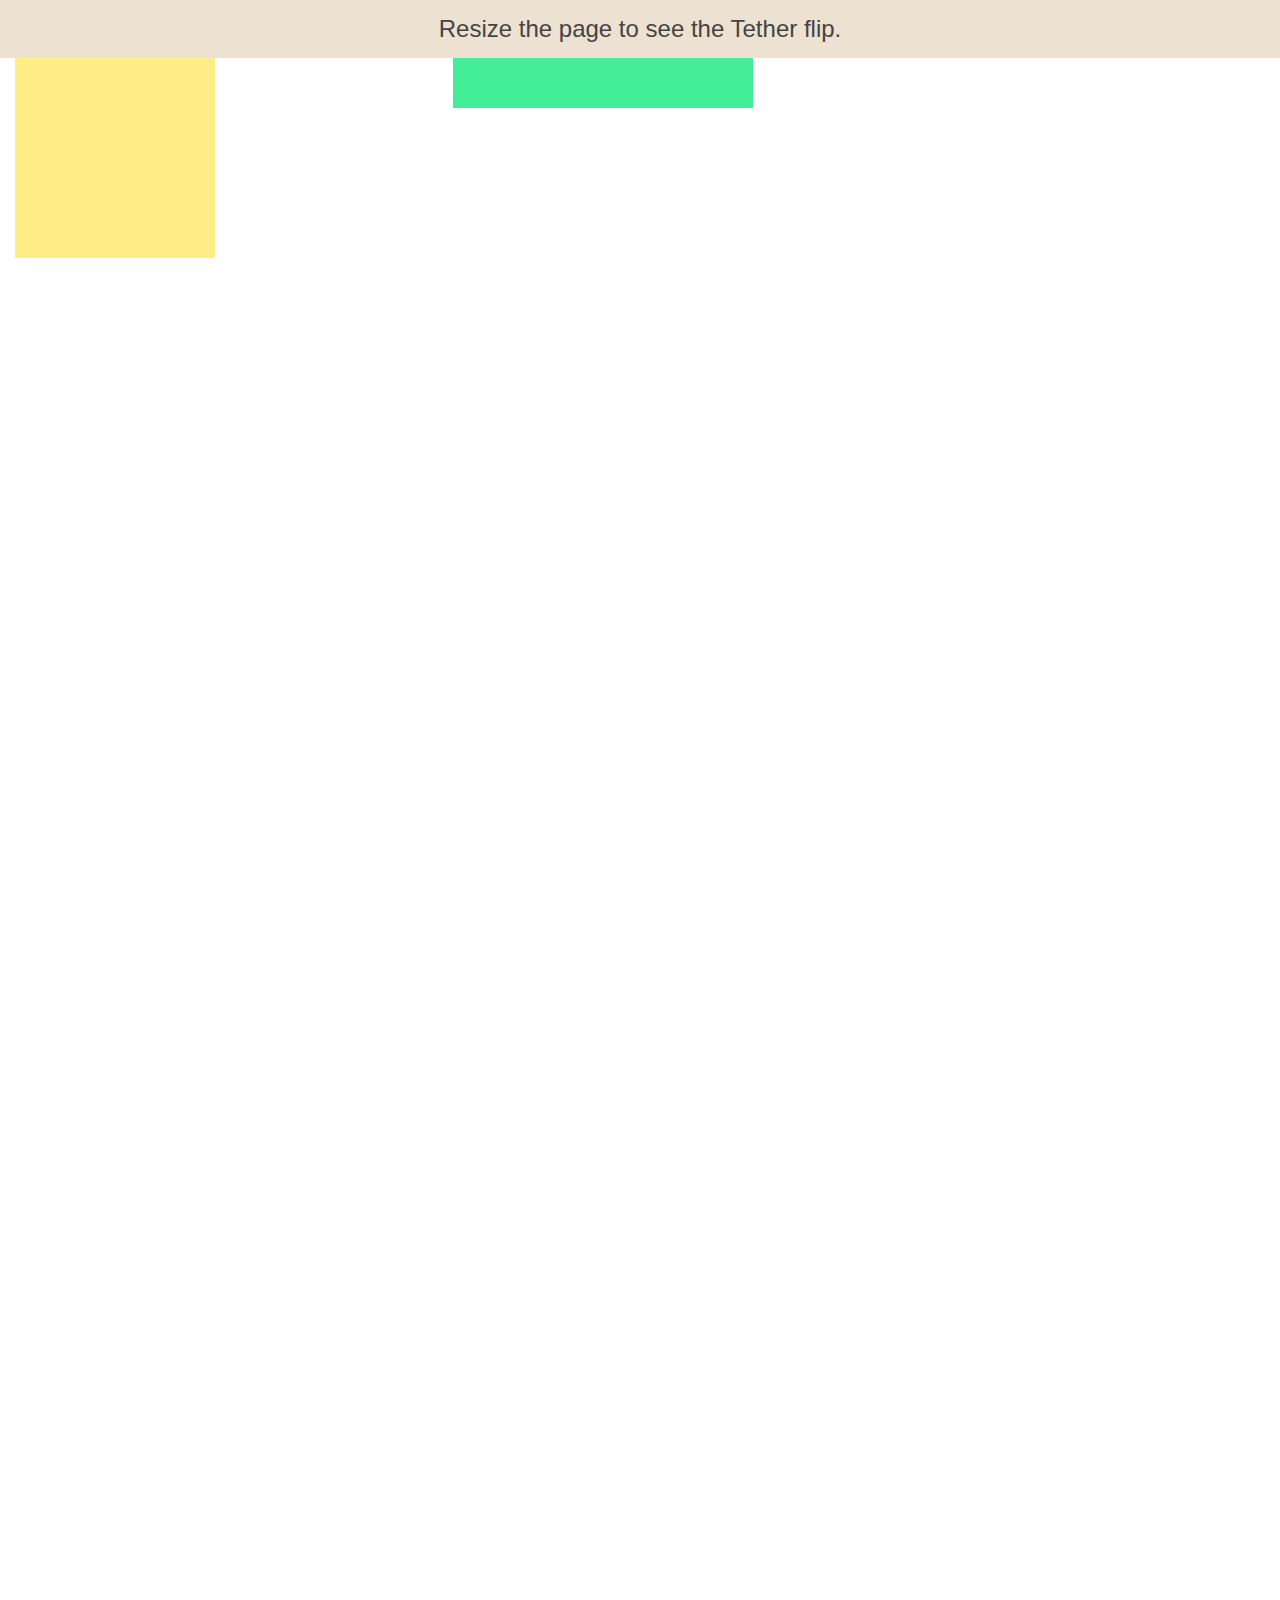
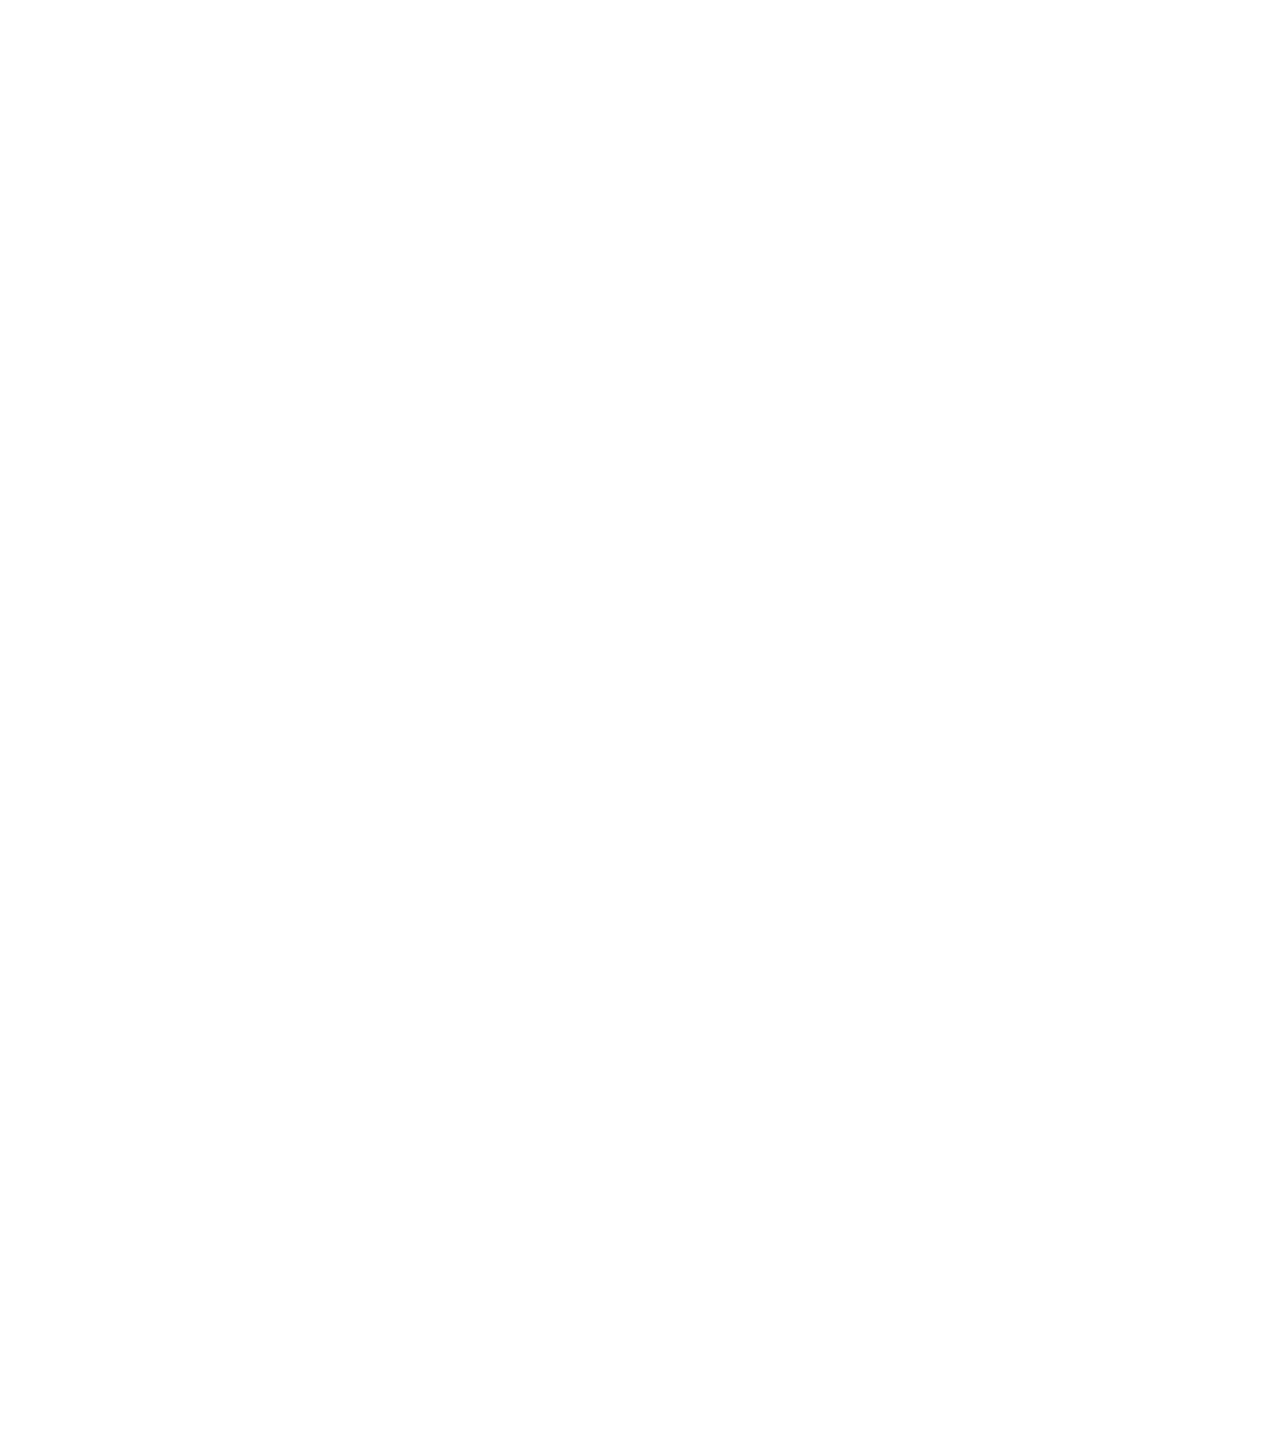
<file: app/static/bower_components/tether/examples/simple/index.html>
<!DOCTYPE html>
<html>
    <head>
        <meta charset="utf-8">
        <meta http-equiv="X-UA-Compatible" content="chrome=1">
        <meta name="viewport" content="width=device-width, initial-scale=1, user-scalable=no">
        <link rel="stylesheet" href="../resources/css/base.css" />
        <link rel="stylesheet" href="../common/css/style.css" />
    </head>
    <body>
        <div class="instructions">Resize the page to see the Tether flip.</div>

        <div class="element"></div>
        <div class="target"></div>

        <script src="//github.hubspot.com/tether/dist/js/tether.js"></script>
        <script>
            new Tether({
                element: '.element',
                target: '.target',
                attachment: 'top left',
                targetAttachment: 'top right',
                constraints: [{
                    to: 'window',
                    attachment: 'together'
                }]
            });
        </script>
    </body>
</html>
</file>
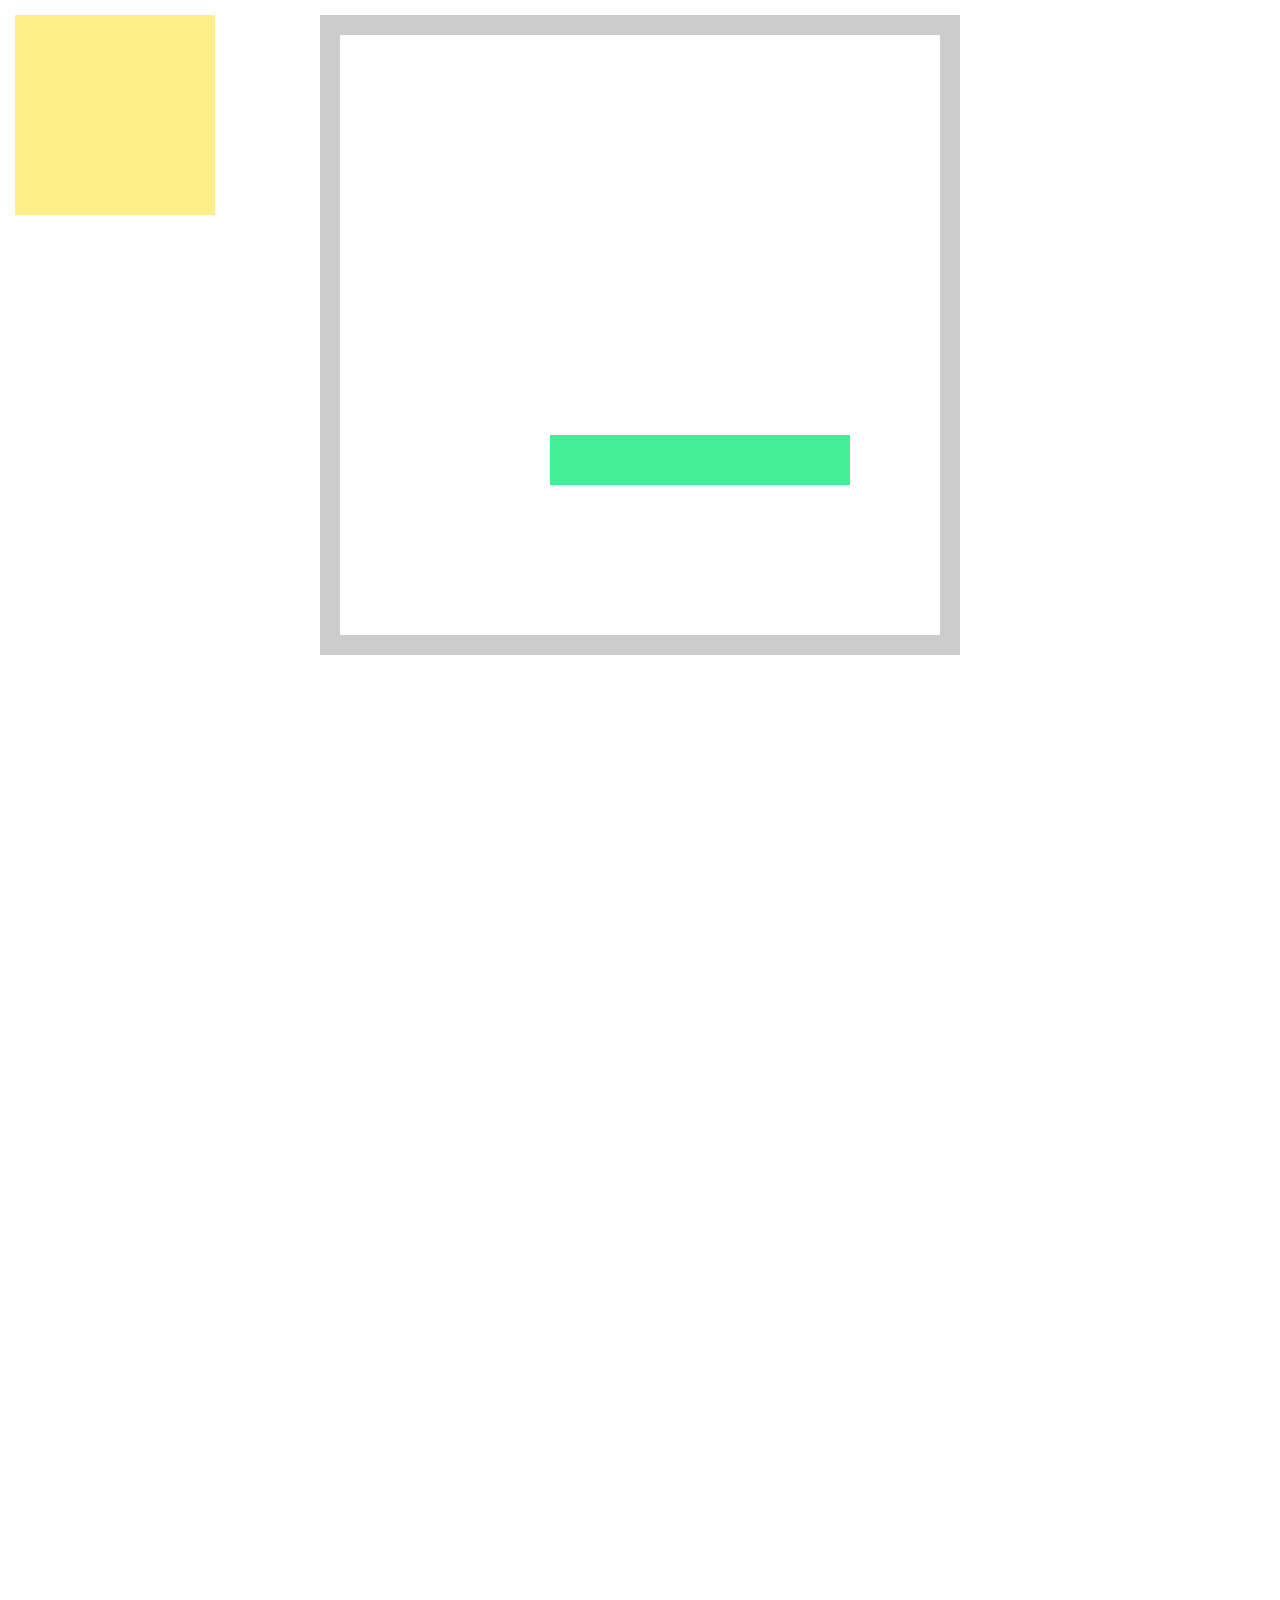
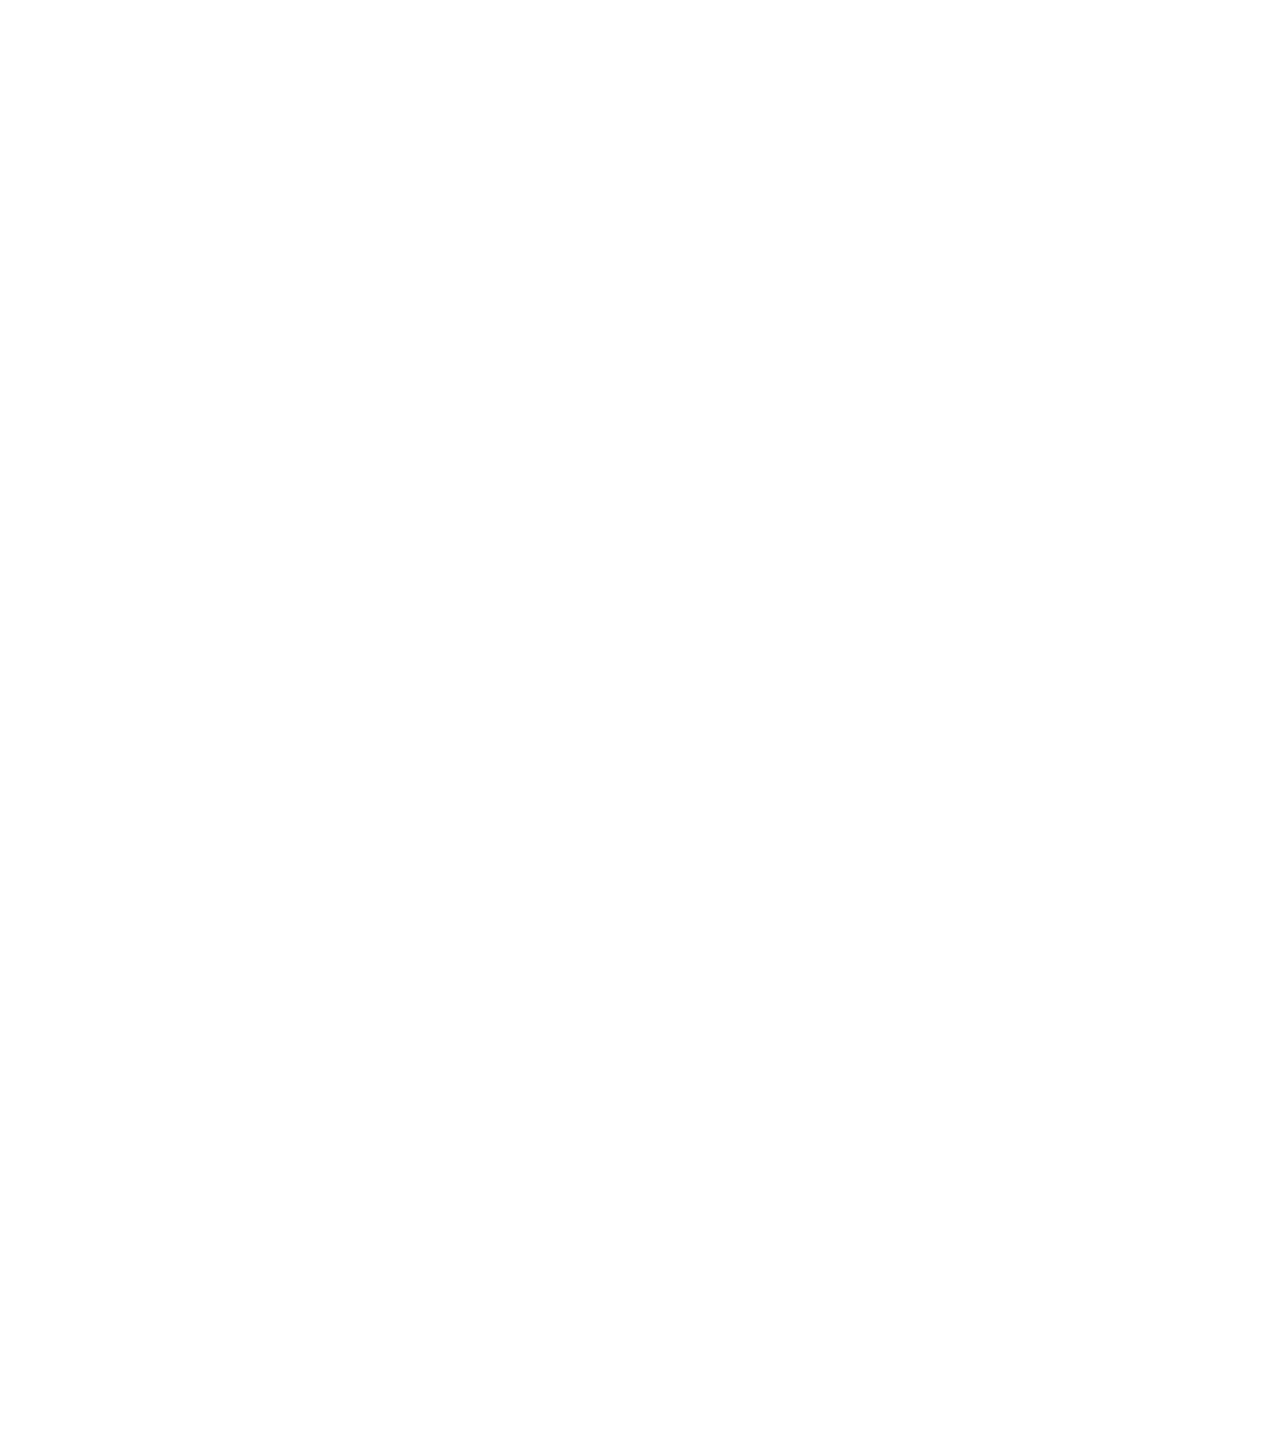
<file: app/static/bower_components/tether/examples/testbed/index.html>
<!DOCTYPE html>
<html>
    <head>
        <meta charset="utf-8">
        <meta http-equiv="X-UA-Compatible" content="chrome=1">
        <meta name="viewport" content="width=device-width, initial-scale=1, user-scalable=no">
        <link rel="stylesheet" href="../resources/css/base.css" />
        <link rel="stylesheet" href="../common/css/style.css" />
    </head>
    <body>

        <div class="element">
        </div>

        <div class="container">
            <div class="pad"></div>
            <div class="target"></div>
            <div class="pad"></div>
            <div class="pad"></div>
        </div>

        <script src="//github.hubspot.com/tether/dist/js/tether.js"></script>
        <script>
            new Tether({
                element: '.element',
                target: '.target',
                attachment: 'top center',
                targetAttachment: 'bottom center',
                constraints: [{
                  to: 'scrollParent',
                  attachment: 'together'
                }]
            });
        </script>
    </body>
  </html>
</file>
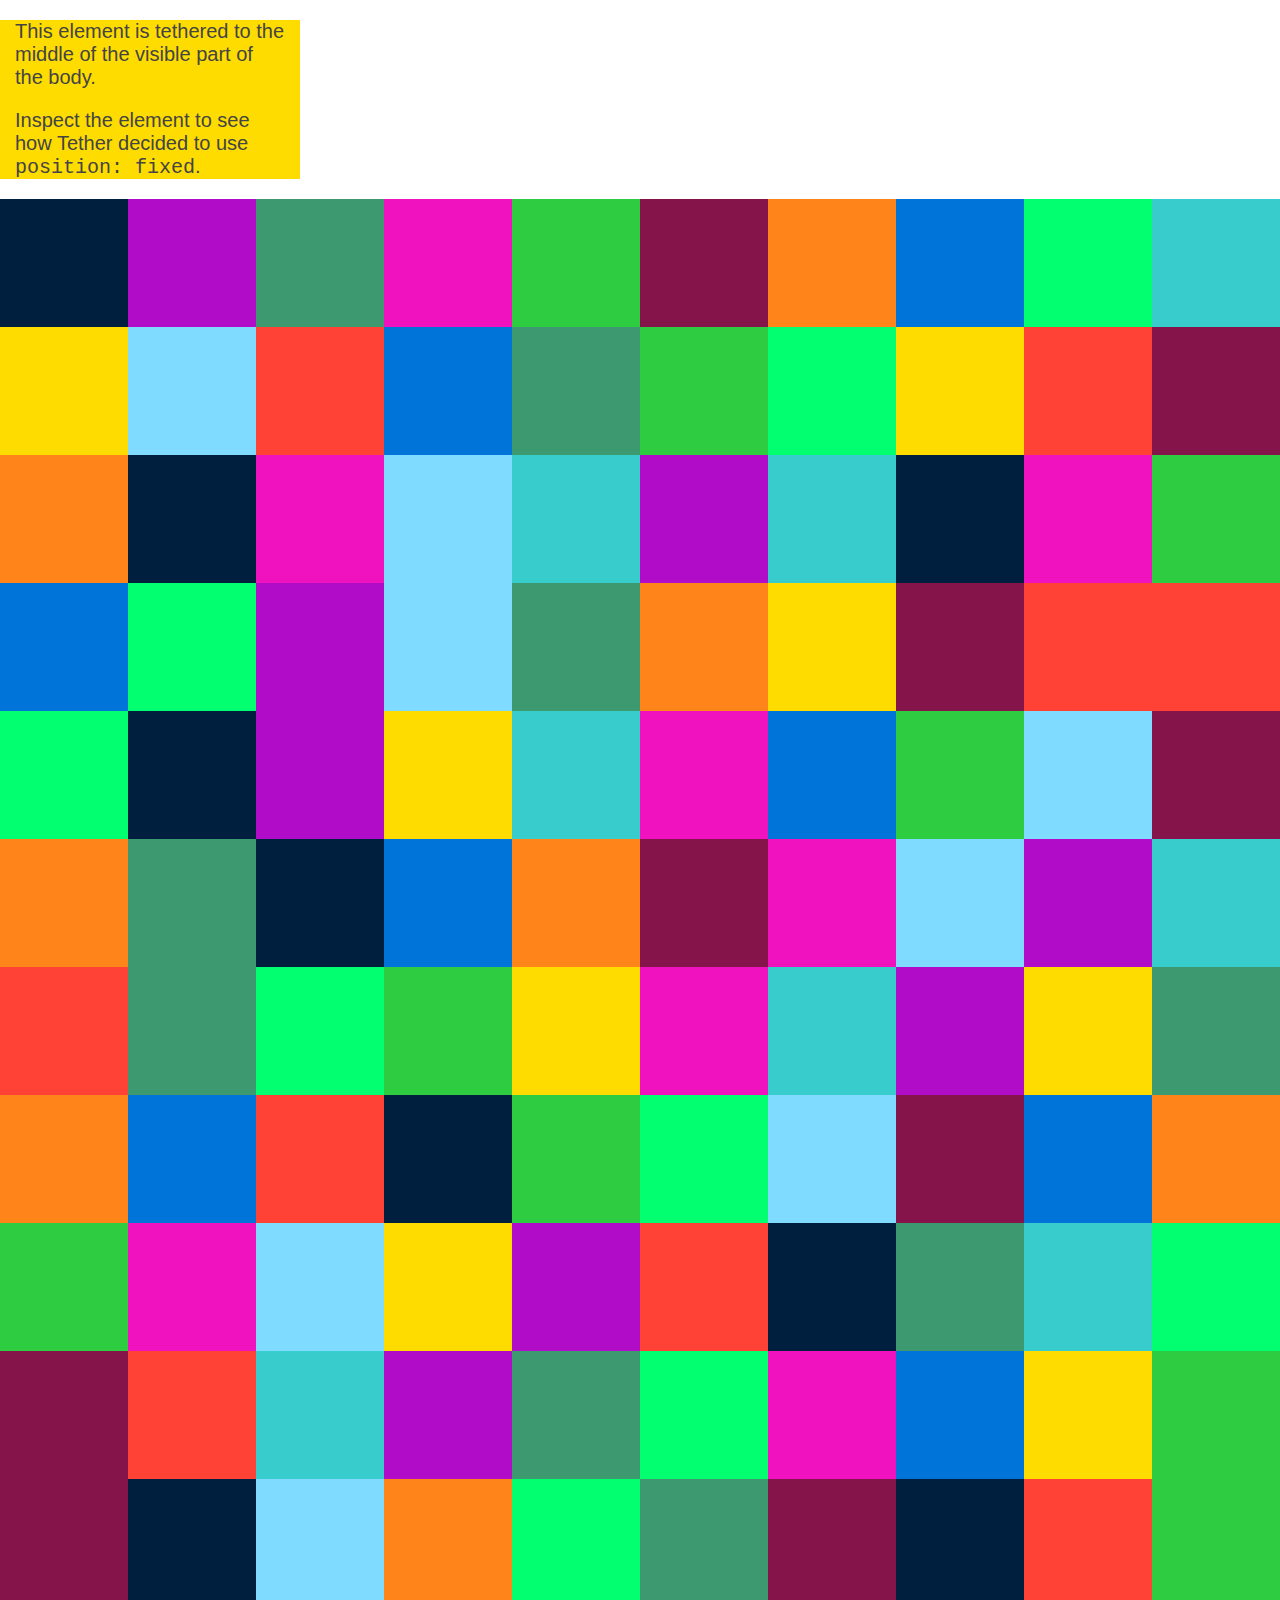
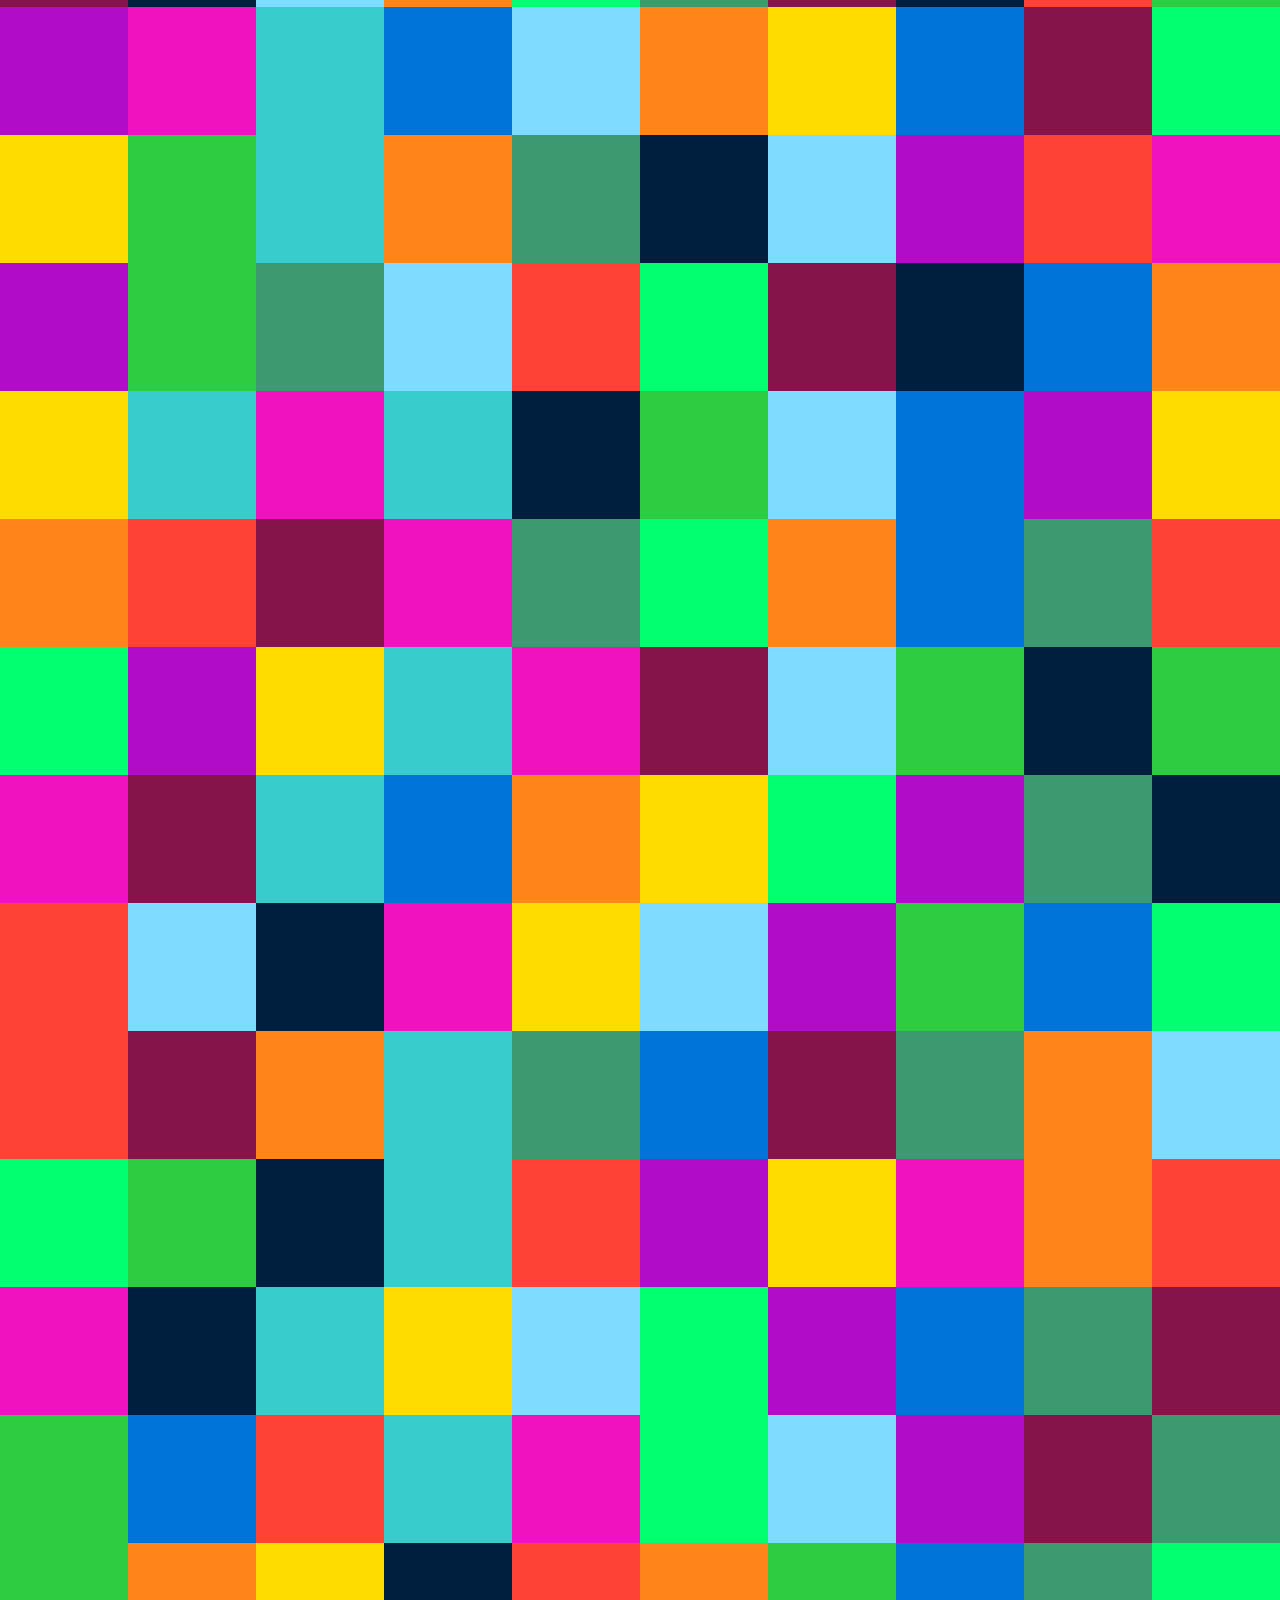
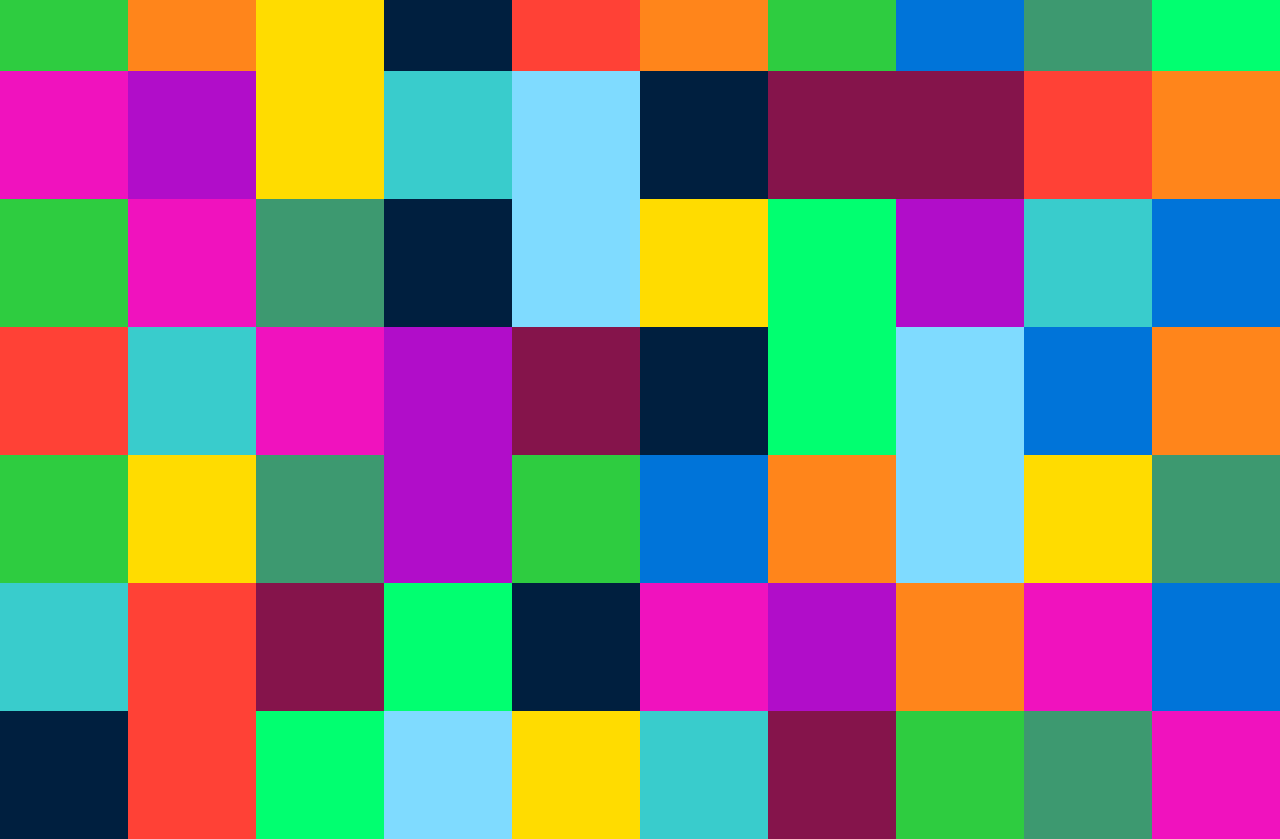
<file: app/static/bower_components/tether/examples/viewport/index.html>
<!DOCTYPE html>
<html>
  <head>
    <link rel="stylesheet" href="../resources/css/base.css" />
    <link rel="stylesheet" href="./colors.css" />
    <style>
      * {
        box-sizing: border-box;
      }

      .element {
        background-color: #FFDC00;
        width: 80%;
        max-width: 300px;
        padding: 0 15px;
        font-size: 20px;
        box-shadow: 0 0 0 2px rgba(255, 255, 255, 0.3);
      }

      @media (max-width: 380px) {
        .element {
          font-size: 16px;
        }
      }

      .bit {
        width: 10vw;
        height: 10vw;
        float: left;
      }
    </style>
  </head>
  <body>
    <div class="element">
      <p>This element is tethered to the middle of the visible part of the body.</p>

      <p>Inspect the element to see how Tether decided
      to use <code>position: fixed</code>.</p>
    </div>

    <script src="//github.hubspot.com/tether/dist/js/tether.js"></script>
    <script>
      new Tether({
        element: '.element',
        target: document.body,
        attachment: 'middle center',
        targetAttachment: 'middle center',
        targetModifier: 'visible'
      });
    </script>

    <script>
      // Random colors bit, don't mind this
      colors = ['navy', 'blue', 'aqua', 'teal', 'olive', 'green', 'lime',
        'yellow', 'orange', 'red', 'fuchsia', 'purple', 'maroon'];

      curColors = null;
      for(var i=300; i--;){
        if (!curColors || !curColors.length)
          curColors = colors.slice(0);

        var bit = document.createElement('div')
        var index = (Math.random() * curColors.length)|0;
        bit.className = 'bit bg-' + curColors[index]
        curColors.splice(index, 1);
        document.body.appendChild(bit);
      }
    </script>
  </body>
</html>
</file>
<file: app/static/bower_components/tether/examples/resources/css/base.css>
body {
    font-family: "Helvetica Neue", sans-serif;
    color: #444;
    margin: 0px;
}

a {
    cursor: pointer;
    color: blue;
}
</file>
<file: app/static/bower_components/tether/examples/common/css/style.css>
body {
    min-height: 3000px;
}
.element {
    width: 200px;
    height: 200px;
    background-color: #fe8;
    position: absolute;
    z-index: 6;
}

.target {
    width: 300px;
    height: 50px;
    margin: 0 35%;
    background-color: #4e9;
}

.container {
    height: 600px;
    overflow: scroll;
    width: 600px;
    border: 20px solid #CCC;
    margin-top: 100px;
}

body {
    padding: 15px;
}

body > .container {
    margin: 0 auto;
}

.pad {
    height: 400px;
    width: 100px;
}

.instructions {
    width: 100%;
    text-align: center;
    font-size: 24px;
    padding: 15px;
    background-color: rgba(210, 180, 140, 0.4);
    margin: -15px -15px 0 -15px;
}
</file>
<file: app/static/bower_components/tether/examples/viewport/colors.css>
@charset "UTF-8";
/****

   colors.css v1.0 For a friendlier looking web
   MIT License • http://clrs.cc • http://github.com/mrmrs/colors

   Author: mrmrs
           http://mrmrs.cc
           @mrmrs_

****/
/*

   SKINS
   • Backgrounds
   • Colors

*/
/* Backgrounds */
.bg-navy {
  background-color: #001f3f; }

.bg-blue {
  background-color: #0074d9; }

.bg-aqua {
  background-color: #7fdbff; }

.bg-teal {
  background-color: #39cccc; }

.bg-olive {
  background-color: #3d9970; }

.bg-green {
  background-color: #2ecc40; }

.bg-lime {
  background-color: #01ff70; }

.bg-yellow {
  background-color: #ffdc00; }

.bg-orange {
  background-color: #ff851b; }

.bg-red {
  background-color: #ff4136; }

.bg-fuchsia {
  background-color: #f012be; }

.bg-purple {
  background-color: #b10dc9; }

.bg-maroon {
  background-color: #85144b; }

.bg-white {
  background-color: white; }

.bg-gray {
  background-color: #aaaaaa; }

.bg-silver {
  background-color: #dddddd; }

.bg-black {
  background-color: #111111; }

/* Colors */
.navy {
  color: #001f3f; }

.blue {
  color: #0074d9; }

.aqua {
  color: #7fdbff; }

.teal {
  color: #39cccc; }

.olive {
  color: #3d9970; }

.green {
  color: #2ecc40; }

.lime {
  color: #01ff70; }

.yellow {
  color: #ffdc00; }

.orange {
  color: #ff851b; }

.red {
  color: #ff4136; }

.fuchsia {
  color: #f012be; }

.purple {
  color: #b10dc9; }

.maroon {
  color: #85144b; }

.white {
  color: white; }

.silver {
  color: #dddddd; }

.gray {
  color: #aaaaaa; }

.black {
  color: #111111; }

/* PRETTIER LINKS */
a {
  text-decoration: none;
  -webkit-transition: color .3s ease-in-out;
  transition: color .3s ease-in-out; }

a:link {
  color: #0074d9;
  -webkit-transition: color .3s ease-in-out;
  transition: color .3s ease-in-out; }

a:visited {
  color: #b10dc9; }

a:hover {
  color: #7fdbff;
  -webkit-transition: color .3s ease-in-out;
  transition: color .3s ease-in-out; }

a:active {
  color: #ff851b;
  -webkit-transition: color .3s ease-in-out;
  transition: color .3s ease-in-out; }
</file>
